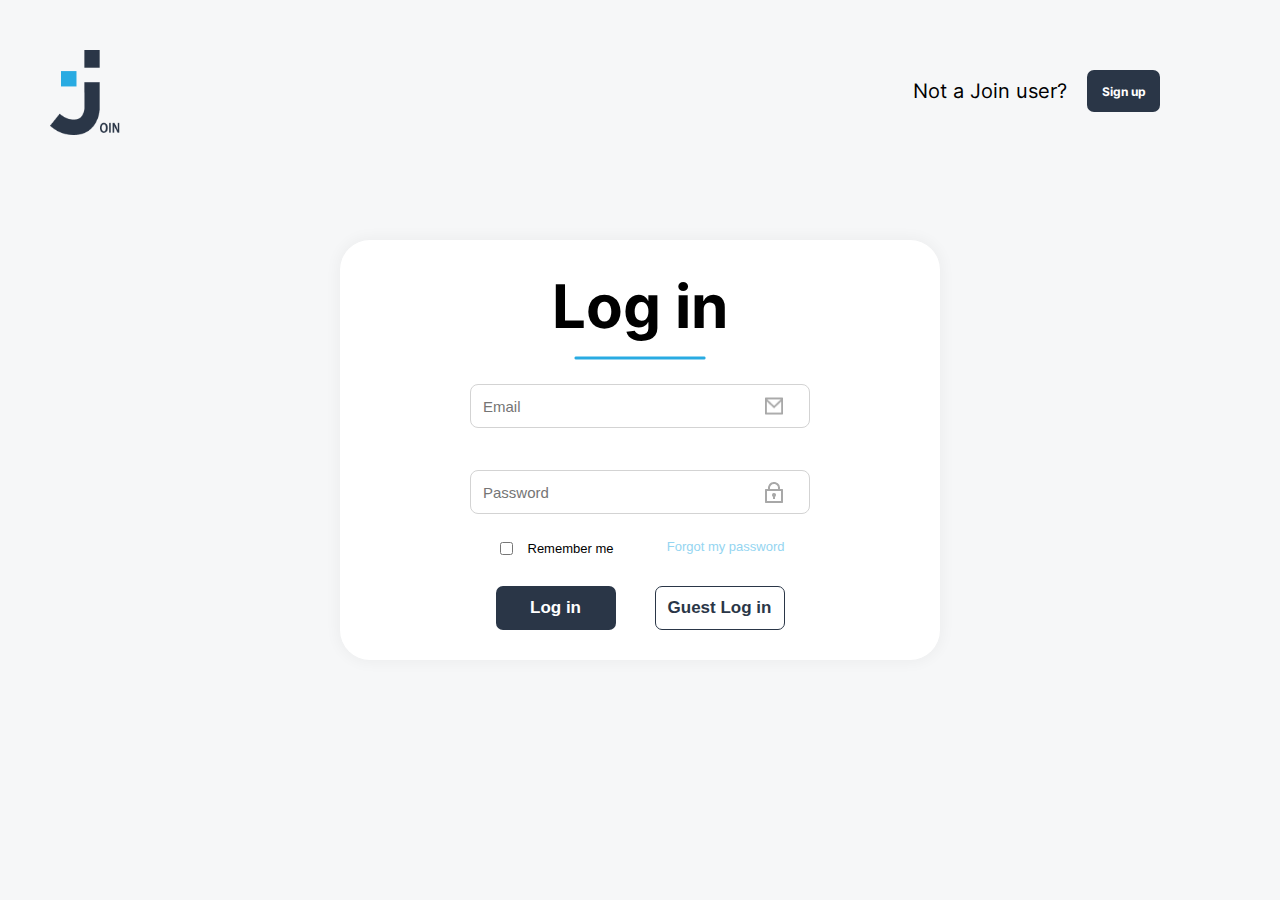
<file: index.html>
<!DOCTYPE html>
<html lang="en">

<head>
    <meta charset="UTF-8">
    <meta http-equiv="X-UA-Compatible" content="IE=edge">
    <meta name="viewport" content="width=device-width, initial-scale=1.0">
    <!-- Favicon -->
    <link rel="icon" type="image/x-icon" href="assets/img/logo-big.png">
    <!-- CSS Loaded on every page -->
    <link rel="stylesheet" href="font.css">
    <link rel="stylesheet" href="style.css">
    <!-- JS Loaded on every page -->
    <script src="mini_backend.js"></script>
    <script src="js/access.js"></script>
    <script src="js/nav_template.js"></script>
    <script src="js/header_template.js"></script>
    <script src="js/popup.js"></script>
    <script src="js/popup_template.js"></script>
    <script src="js/header_profile.js"></script>


    <link rel="stylesheet" href="log_in.css">
    <title>LogInToJoin</title>
</head>

<body onload="inits()">

    <div class="animationContainer">
        <div class="navPool">
            <img class="joinLogo" src="assets/img/logo-big2.png">
            <img class="joinLogo2" src="assets/img/logo-big.png">




            <div class="signContainer">
                <span class="signText">Not a Join user?</span>
                <a class="decoNone" href="sign_up.html">
                    <div class="signButton">Sign up</div>
                </a>
            </div>
        </div>


        <div class="logPool">


            <div class="logContainer">


                <form onsubmit="login(); return false;" class="logPool1 flex column w-100">
                    <div class="logo-and-underline flex column w-100">
                        <span class="logText">Log in</span>
                        <img class="underline" src="assets/img/underline.png">
                    </div>
                    <div class="input-and-check-and-btns flex column w-100">
                        <div class="inputs">
                            <div class="input-relative">
                                <input id="email" class="input" type="text" placeholder="Email" required>
                                <img class="input-icon vertically-center-absolute" src="assets/img/add-contact-email-icon.png">
                            </div>

                            <div class="input-relative">
                                <input id="password" class="input" type="password" placeholder="Password" oninput="showEye()" required>
                                <img class="vertically-center-absolute input-icon" id="lock" src="assets/img/login-password-icon.png">
                                <img src="assets/img/eye.png" id="eye" class="vertically-center-absolute input-icon lock pointer d-none" onclick="notShowPassword()">
                                <img src="assets/img/eye-crossed.png" id="eye-crossed" class="vertically-center-absolute input-icon pointer d-none" onclick="showPassword()">
                            </div>
                        </div>

                        <div id="indexError" class="indexError d-none">Password or Email incorrect</div>

                        <div class="check-and-btns flex column">
                            <div class="checkPool">

                                <div class="checkContainer">
                                    <input class="inputCheck" type="checkbox" placeholder="Password">
                                    <span class="checkText">Remember me</span>
                                </div>



                                <a class="forgotText" href="forgot_password.html">Forgot my password</a>

                            </div>

                            <div class="buttonContainer">
                                <button class="signButton1">Log in</button>
                                <a href="javascript:setGuestUser()"><button type="button"
                                        class="signButton2"><span>Guest Log in</span></button></a>
                            </div>
                        </div>
                    </div>
                </form>

            </div>






            <div class="signContainer2">
                <span class="signText">Not a Join user?</span>
                <a class="decoNone" href="sign_up.html">
                    <div class="signButton">Sign up</div>
                </a>
            </div>
        </div>
        <div class="msgBox" id="msgBox"></div>
    </div>






</body>

</html>
</file>
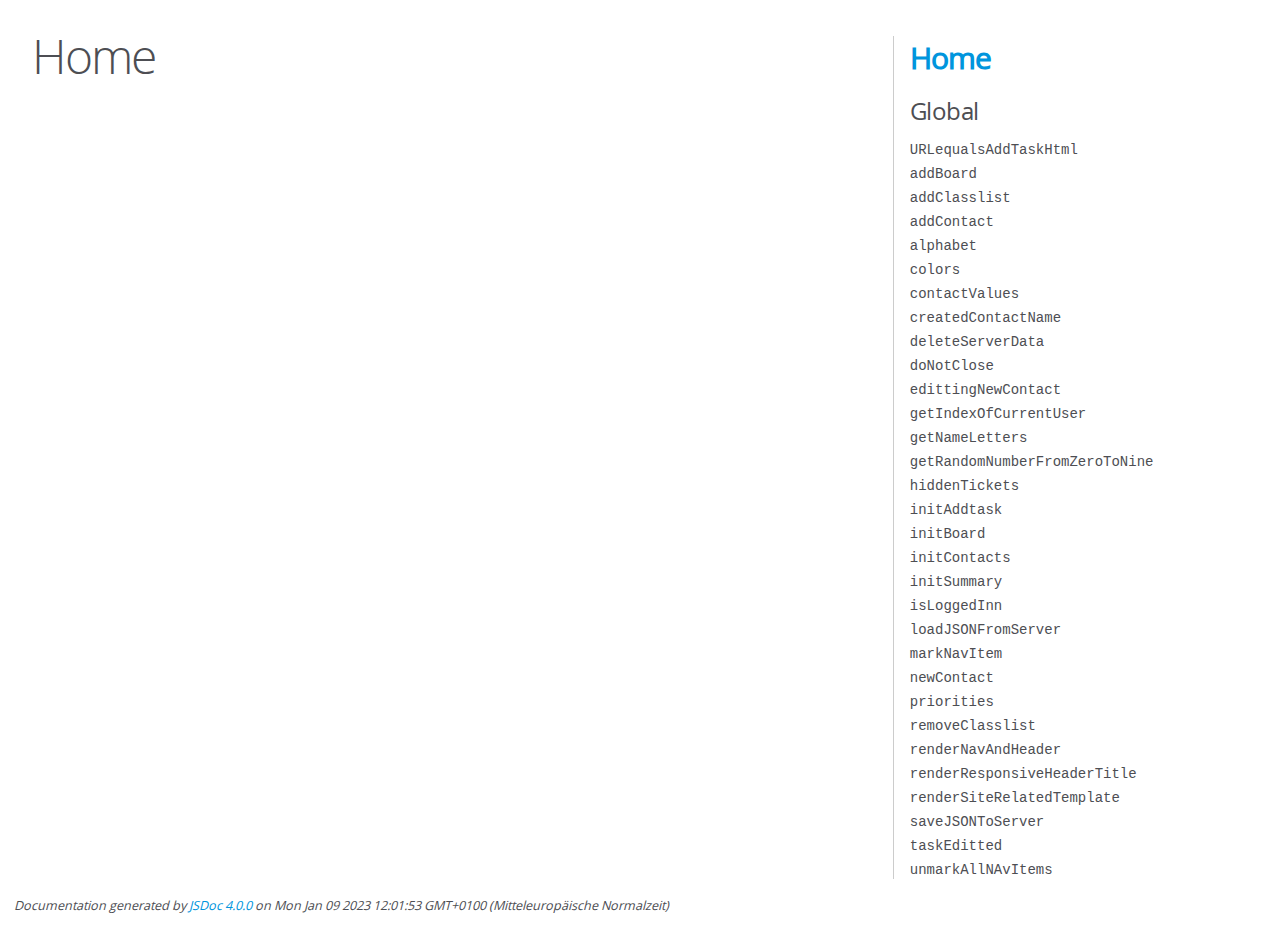
<file: out/index.html>
<!DOCTYPE html>
<html lang="en">
<head>
    <meta charset="utf-8">
    <title>JSDoc: Home</title>

    <script src="scripts/prettify/prettify.js"> </script>
    <script src="scripts/prettify/lang-css.js"> </script>
    <!--[if lt IE 9]>
      <script src="//html5shiv.googlecode.com/svn/trunk/html5.js"></script>
    <![endif]-->
    <link type="text/css" rel="stylesheet" href="styles/prettify-tomorrow.css">
    <link type="text/css" rel="stylesheet" href="styles/jsdoc-default.css">
</head>

<body>

<div id="main">

    <h1 class="page-title">Home</h1>

    



    


    <h3> </h3>










    









</div>

<nav>
    <h2><a href="index.html">Home</a></h2><h3>Global</h3><ul><li><a href="global.html#URLequalsAddTaskHtml">URLequalsAddTaskHtml</a></li><li><a href="global.html#addBoard">addBoard</a></li><li><a href="global.html#addClasslist">addClasslist</a></li><li><a href="global.html#addContact">addContact</a></li><li><a href="global.html#alphabet">alphabet</a></li><li><a href="global.html#colors">colors</a></li><li><a href="global.html#contactValues">contactValues</a></li><li><a href="global.html#createdContactName">createdContactName</a></li><li><a href="global.html#deleteServerData">deleteServerData</a></li><li><a href="global.html#doNotClose">doNotClose</a></li><li><a href="global.html#edittingNewContact">edittingNewContact</a></li><li><a href="global.html#getIndexOfCurrentUser">getIndexOfCurrentUser</a></li><li><a href="global.html#getNameLetters">getNameLetters</a></li><li><a href="global.html#getRandomNumberFromZeroToNine">getRandomNumberFromZeroToNine</a></li><li><a href="global.html#hiddenTickets">hiddenTickets</a></li><li><a href="global.html#initAddtask">initAddtask</a></li><li><a href="global.html#initBoard">initBoard</a></li><li><a href="global.html#initContacts">initContacts</a></li><li><a href="global.html#initSummary">initSummary</a></li><li><a href="global.html#isLoggedInn">isLoggedInn</a></li><li><a href="global.html#loadJSONFromServer">loadJSONFromServer</a></li><li><a href="global.html#markNavItem">markNavItem</a></li><li><a href="global.html#newContact">newContact</a></li><li><a href="global.html#priorities">priorities</a></li><li><a href="global.html#removeClasslist">removeClasslist</a></li><li><a href="global.html#renderNavAndHeader">renderNavAndHeader</a></li><li><a href="global.html#renderResponsiveHeaderTitle">renderResponsiveHeaderTitle</a></li><li><a href="global.html#renderSiteRelatedTemplate">renderSiteRelatedTemplate</a></li><li><a href="global.html#saveJSONToServer">saveJSONToServer</a></li><li><a href="global.html#taskEditted">taskEditted</a></li><li><a href="global.html#unmarkAllNAvItems">unmarkAllNAvItems</a></li></ul>
</nav>

<br class="clear">

<footer>
    Documentation generated by <a href="https://github.com/jsdoc/jsdoc">JSDoc 4.0.0</a> on Mon Jan 09 2023 12:01:53 GMT+0100 (Mitteleuropäische Normalzeit)
</footer>

<script> prettyPrint(); </script>
<script src="scripts/linenumber.js"> </script>
</body>
</html>
</file>
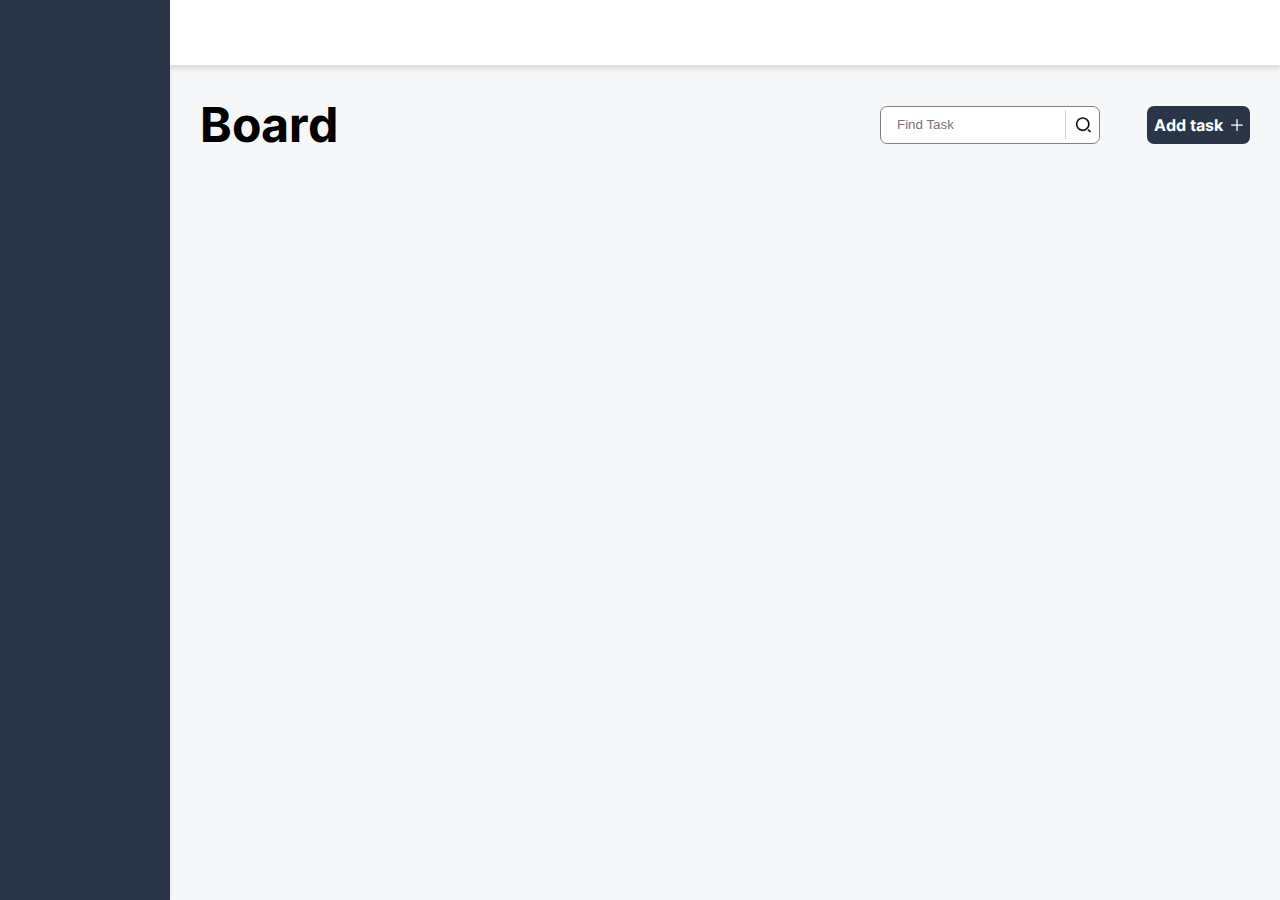
<file: board.html>
<!DOCTYPE html>
<html lang="en">
<head>
    <meta charset="UTF-8">
    <meta http-equiv="X-UA-Compatible" content="IE=edge">
    <meta name="viewport" content="width=device-width, initial-scale=1.0">
    <title>Board</title>
    <link rel="stylesheet" href="board.css">
    <link rel="stylesheet" href="add_task.css">
    <!-- Favicon -->
    <link rel="icon" type="image/x-icon" href="assets/img/logo-big.png">
    <!-- CSS Loaded on every page -->
    <link rel="stylesheet" href="font.css">
    <link rel="stylesheet" href="style.css">
    <link rel="stylesheet" href="board_responsive.css">
    <!-- JS Loaded on every page -->
    <script src="mini_backend.js"></script>
    <script src="js/header_profile.js"></script>
    <script src="script.js"></script>
    <script src="js/nav_template.js"></script>
    <script src="js/header_template.js"></script>
    <script src="js/popup.js"></script>
    <script src="js/popup_template.js"></script>
    <!-- JS needed here -->
    <script src="js/add_task.js"></script>
    <script src="js/add_task2.js"></script>
    <script src="js/add_task_template.js"></script>
    <script src="js/board.js"></script>
    <script src="js/board_template.js"></script>
    <script src="js/edit_task.js"></script>

   
</head>
<body onload="init()">
    <div class="top-page relative">
        <div class="page flex" id="page">
            <div class="nav flex column" id="nav"></div>
            <div class="popUp" id="popUp"></div>
            <div class="wrapper flex column relative" id="wrapper">
                <div class="header flex" id="header"></div>
                <div class="content-container relative" id="content-container">
                    <p class="header-title-resp cursor-d">Kanban Project Management Tool</p>
                    <div class="board-wrapper">
                        <div class="board-container flex column">
                            <div class="board-header flex">
                                <div class="board-header-left flex">
                                    <p class="bold">Board</p>
                                    <img class="board-header-addTask-button-resp cursor-p" onclick="openBoardAddtaskPopup(0)" src="assets/img/board-add-task-icon.png">
                                </div>
                                <div class="board-header-right flex">
                                    <div class="board-header-search-wrapper relative flex">
                                        <div class="board-header-search-container flex" id="board-header-search-container">
                                            <div class="board-header-search-input-container flex" id="board-header-search-input-container">
                                                <input class="board-header-search-input w-100 h-100" id="board-header-search-input" placeholder="Find Task" onblur="narrowInputField()" onfocus="widerInputField()" onkeyup="searchTasks()">
                                            </div>
                                            <img class="board-search-icon cursor-p" id="board-search-icon" src="assets/img/search-icon.png">
                                        </div>
                                        <div class="board-header-search-input-and-results-popup w-100 h-100 flex column d-none" id="board-header-search-input-and-results-popup">
                                            <input class="board-header-search-input-popup h-100 w-100" id="board-header-search-input-popup" type="text" placeholder="Find Task" onkeyup="taskFilter()" focus autofocus onclick="doNotClose(event)">
                                            <div class="board-header-search-results-popup absolute flex column d-none" id="board-header-search-results-popup"></div>
                                        </div>
                                    </div>
                                    <div class="board-header-addTask-button flex cursor-p" onclick="openBoardAddtaskPopup(0)">
                                        <p class="bold">Add task</p>
                                        <img class="board-white-plus-image" src="assets/img/board-add-task-icon.png">
                                    </div>
                                </div>
                            </div>
                            <div class="board-content flex" id="board-content"></div>
                        </div>
                    </div>
                </div>
            </div>
        </div>
    </div>
</body>
</html>
</file>
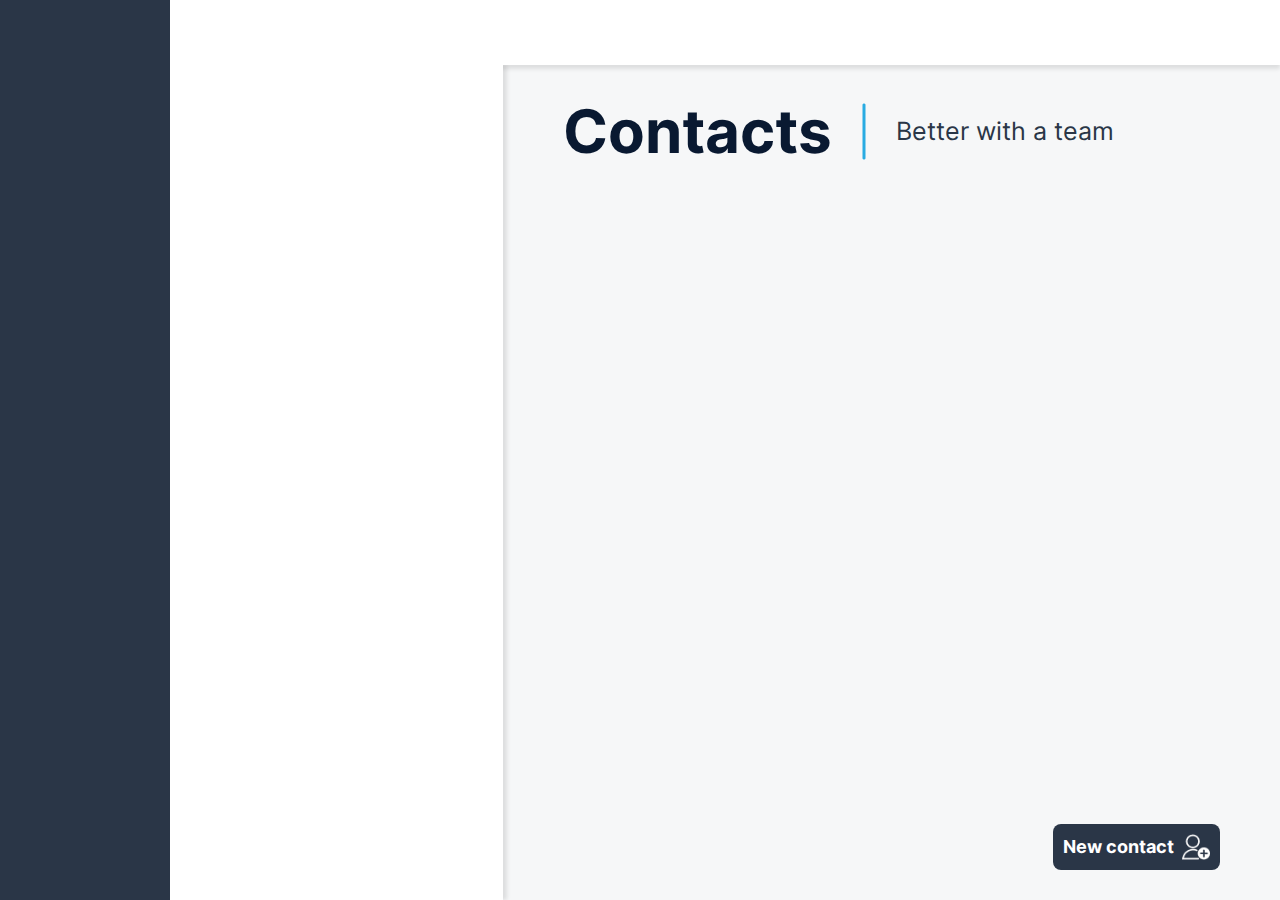
<file: contacts.html>
<!DOCTYPE html>
<html lang="en">
<head>
    <meta charset="UTF-8">
    <meta http-equiv="X-UA-Compatible" content="IE=edge">
    <meta name="viewport" content="width=device-width, initial-scale=1.0">
    <title>Contacts</title>
    <link rel="stylesheet" href="contacts.css">
    <link rel="stylesheet" href="contacts_responsive.css">
    <!-- Favicon -->
    <link rel="icon" type="image/x-icon" href="assets/img/logo-big.png">
    <!-- CSS Loaded on every page -->
    <link rel="stylesheet" href="font.css">
    <link rel="stylesheet" href="style.css">
    <!-- JS Loaded on every page -->
    <script src="mini_backend.js"></script>
    <script src="js/header_profile.js"></script>
    <script src="script.js"></script>
    <script src="js/nav_template.js"></script>
    <script src="js/header_template.js"></script>
    <script src="js/popup.js"></script>
    <script src="js/popup_template.js"></script>
    <script src="js/contacts.js"></script>
    <script src="js/contacts_template.js"></script>
    <!-- FOR THE CONTACT INFO ADDTASK POPUP -->
    <link rel="stylesheet" href="add_task.css">
    <link rel="stylesheet" href="board.css">
    <link rel="stylesheet" href="board_responsive.css">
    <script src="js/add_task.js"></script>
    <script src="js/add_task2.js"></script>
    <script src="js/add_task_template.js"></script>
    <script src="js/edit_task.js"></script>
    
</head>
<body onload="init()">
    <div class="top-page relative">
        <div class="page flex" id="page">
            <div class="nav flex column" id="nav"></div>
            <div class="popUp" id="popUp"></div>
            <div class="wrapper flex column relative" id="wrapper">
                <div class="header flex" id="header"></div>
                <div class="content-container relative" id="content-container">
                    <div class="contacts-wrapper flex w-100 h-100">
                        <div class="contacts-list-wrapper flex column">
                            <div class="contacts-list-btn-resp-container fixed w-100">
                                <div class="contacts-list-btn-resp contacts-info-btn cursor-p flex" onclick="openContactsNewContactPopup()">
                                    <p>New contact</p>
                                    <img src="assets/img/new-contacts-icon.png">
                                </div>
                            </div>
                            <div class="contacts-list-overflow-container">
                                <div class="contacts-list flex column w-100" id="contacts-list"></div>
                            </div>
                        </div>
                        <div class="contacts-info-wrapper w-100 relative">
                            <div class="contacts-info-container w-100 h-100 flex column">
                                <div class="contacts-info-headline w-100 flex">
                                    <p class="contacts-info-headline-big">Contacts</p>
                                    <img src="assets/img/verticalLine.png">
                                    <p class="contacts-info-headline-smaller">Better with a team</p>
                                </div>
                                <div class="contacts-info-popup-container" id="contacts-info-popup-container"></div>
                                <div class="contacts-info-btn-container flex w-100">
                                    <div class="contacts-info-btn cursor-p flex" onclick="openContactsNewContactPopup()">
                                        <p>New contact</p>
                                        <img src="assets/img/new-contacts-icon.png">
                                    </div>
                                </div>
                            </div>
                        </div>
                    </div>
                    <div class="popUp-responsive" id="popUp-responsive"></div>
                </div>
            </div>
        </div>
    </div>
</body>
</html>
</file>
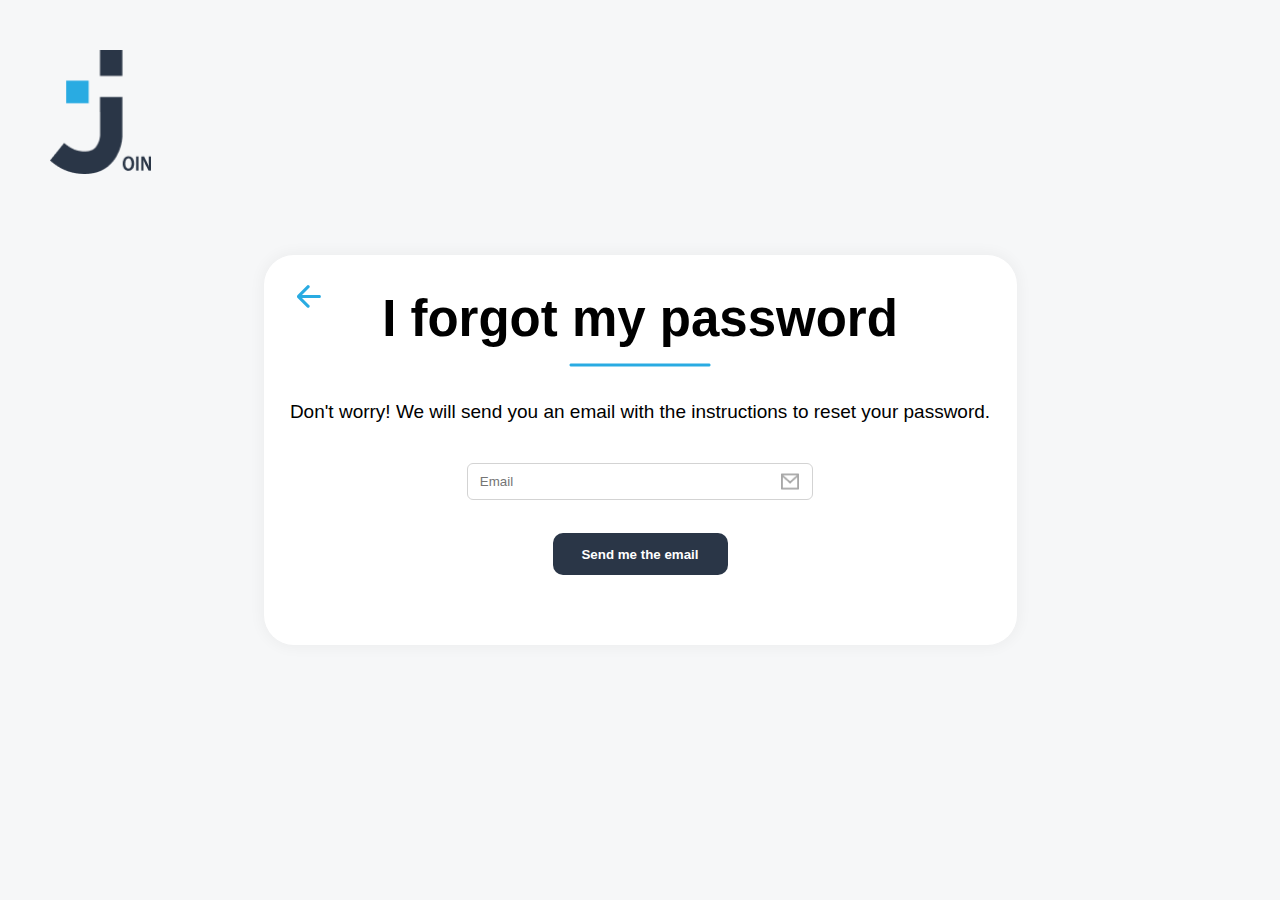
<file: forgot_password.html>
<!DOCTYPE html>
<html lang="en">

<head>
    <meta charset="UTF-8">
    <meta http-equiv="X-UA-Compatible" content="IE=edge">
    <meta name="viewport" content="width=device-width, initial-scale=1.0">
    <!-- Favicon -->
    <link rel="icon" type="image/x-icon" href="assets/img/logo-big.png">
    <!-- CSS Loaded on every page -->
    <link rel="stylesheet" href="font.css">
    <link rel="stylesheet" href="style.css">
    <!-- JS Loaded on every page -->
    <script src="mini_backend.js"></script>
    <script src="js/header_template.js"></script>
    <script src="js/popup.js"></script>
    <script src="js/popup_template.js"></script>
    <script src="js/access.js"></script>
    <link rel="stylesheet" href="forgot_password.css">
    <title>Restore Pasword</title>
</head>

<body onload="inits()">

    <a href="index.html">
        <img class="joinLogo" src="assets/img/logo-big2.png">
    </a>


    <div class="logPool">

        <!----action="https://gruppe-348.developerakademie.net/join/send_mail.php"-->

        <form onsubmit="onSubmit(event);" class="logContainer" id="myform" method="post">
            <a href="index.html"><img class="arrow" src="assets/img/arrowBlue.png"></a>
            <a href="index.html"><img class="arrowBack hidden" src="assets/img/back-arraw.png"></a>
            <span class="forgotText">I forgot my password</span>
            <img class="underline" src="assets/img/underline.png">
            <span class="forgotDescription">Don't worry! We will send you an email with the
                instructions to reset your password.</span>
            <div class="input-relative">
                <input id="forgotEmail" name="email" class="input" type="email" placeholder="Email" required>
                <img class="vertically-center-absolute input-icon" src="assets/img/add-contact-email-icon.png">
            </div>
            <div id="forgotError" class="forgotError d-none">Email doesn't exist</div>
            <div>
                <a class="decoNone" href="/#"> <button type="submit" class="signButton">Send me the email</button></a>
            </div>
        </form>

        <div id="forgotPopup" class="absolute-centered forgotPopup forgotAnimation d-none">
            <div>
                <img class="forgotSend" src="assets/img/forgotSend.png">
                <img class="forgotCheck" src="assets/img/forgotCheck.png">
            </div>
            <span>An E-Mail has been sent to you</span>
        </div>
    </div>


</body>

</html>
</file>
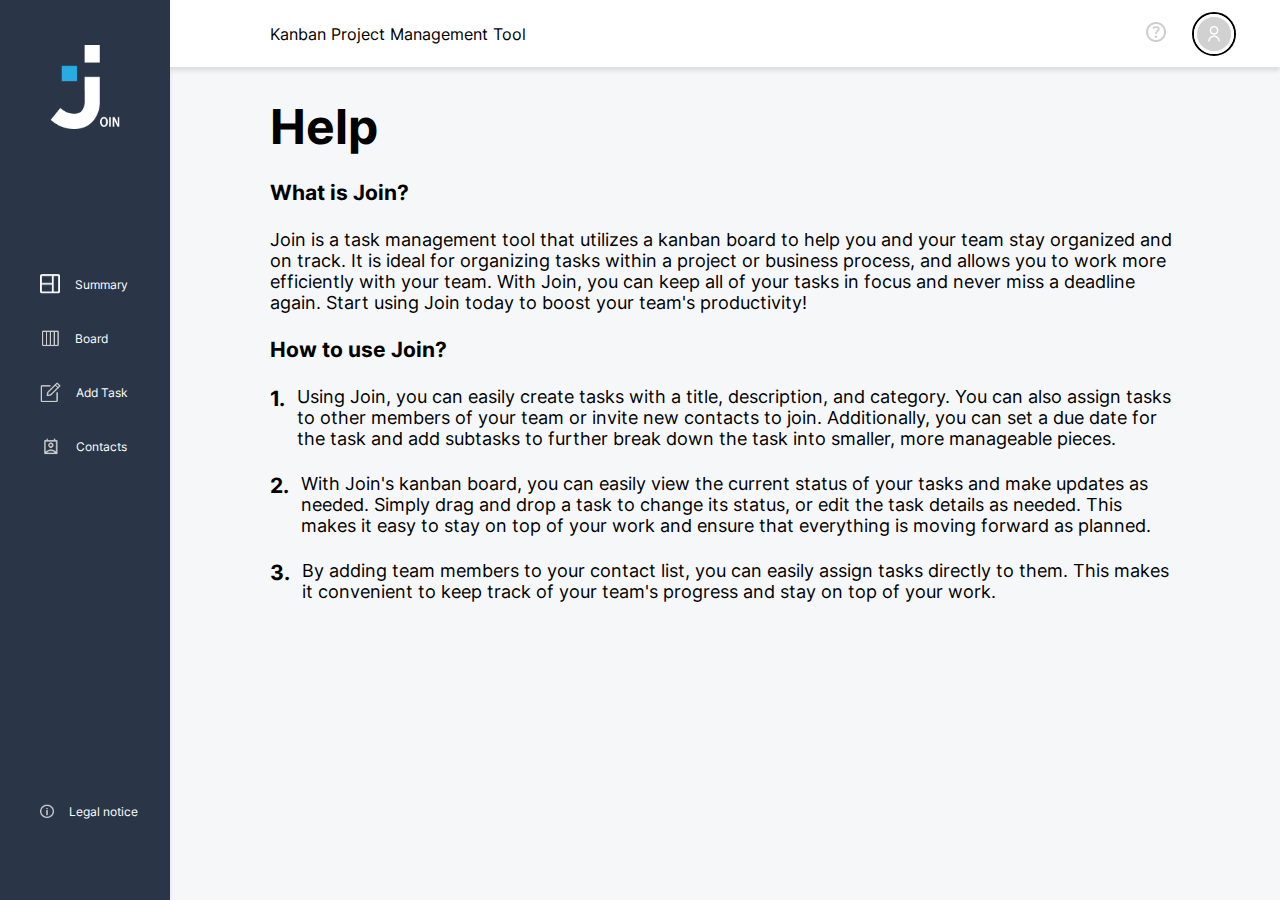
<file: help.html>
<!DOCTYPE html>
<html lang="en">
<head>
    <meta charset="UTF-8">
    <meta http-equiv="X-UA-Compatible" content="IE=edge">
    <meta name="viewport" content="width=device-width, initial-scale=1.0">
    <title>Board</title>
    <link rel="stylesheet" href="help.css">
    <!-- Favicon -->
    <link rel="icon" type="image/x-icon" href="assets/img/logo-big.png">
    <!-- CSS Loaded on every page -->
    <link rel="stylesheet" href="font.css">
    <link rel="stylesheet" href="style.css">
    <link rel="stylesheet" href="legal_notice.css">
    <!-- JS Loaded on every page -->
    <script src="mini_backend.js"></script>
    <script src="js/header_profile.js"></script>
    <script src="script.js"></script>
    <script src="js/nav_template.js"></script>
    <script src="js/header_template.js"></script>
    <script src="js/popup.js"></script>
    <script src="js/popup_template.js"></script>
    
</head>
<body onload="renderNav();renderHeader();renderPopups()">
    <div class="top-page relative">
        <div class="page flex relative" id="page">
            <div class="nav flex column" id="nav"></div>
            <div class="wrapper flex column relative" id="wrapper">
                <div class="popUp" id="popUp"></div>
                <div class="header flex" id="header"></div>
                <div class="content-container" id="content-container">
                    <div class="help-wrapper">
                        <div class="help-inner-wrapper w-100 h-100">
                            <h1>Help</h1>
                            <div class="first-section flex column">
                                <h3 class="subtitles">What is Join?</h3>
                                <p>
                                    Join is a task management tool that utilizes a kanban board to help you and your team stay organized and on track. 
                                    It is ideal for organizing tasks within a project or business process, and allows you to work more efficiently with your team. 
                                    With Join, you can keep all of your tasks in focus and never miss a deadline again. 
                                    Start using Join today to boost your team's productivity!
                                </p>
                            </div>
                            <div class="second-section flex column">
                                <h3 class="subtitles">How to use Join?</h3>
                                <div class="description-steps flex">
                                    <h3>1. </h3>
                                    <p>
                                        Using Join, you can easily create tasks with a title, description, and category. 
                                        You can also assign tasks to other members of your team or invite new contacts to join. 
                                        Additionally, you can set a due date for the task and add subtasks to further break down the task into smaller, more manageable pieces.
                                    </p>
                                </div>
                                <div class="description-steps flex">
                                    <h3>2.</h3>
                                    <p>
                                        With Join's kanban board, you can easily view the current status of your tasks and make updates as needed. 
                                        Simply drag and drop a task to change its status, or edit the task details as needed. 
                                        This makes it easy to stay on top of your work and ensure that everything is moving forward as planned.
                                    </p>
                                </div>
                                <div class="description-steps flex">
                                    <h3>3.</h3>
                                    <p>
                                        By adding team members to your contact list, you can easily assign tasks directly to them. 
                                        This makes it convenient to keep track of your team's progress and stay on top of your work.</p>
                                </div>
                            </div>
                        </div>
                    </div>
                </div>
            </div>
        </div>
    </div>
</body>
</html>
</file>
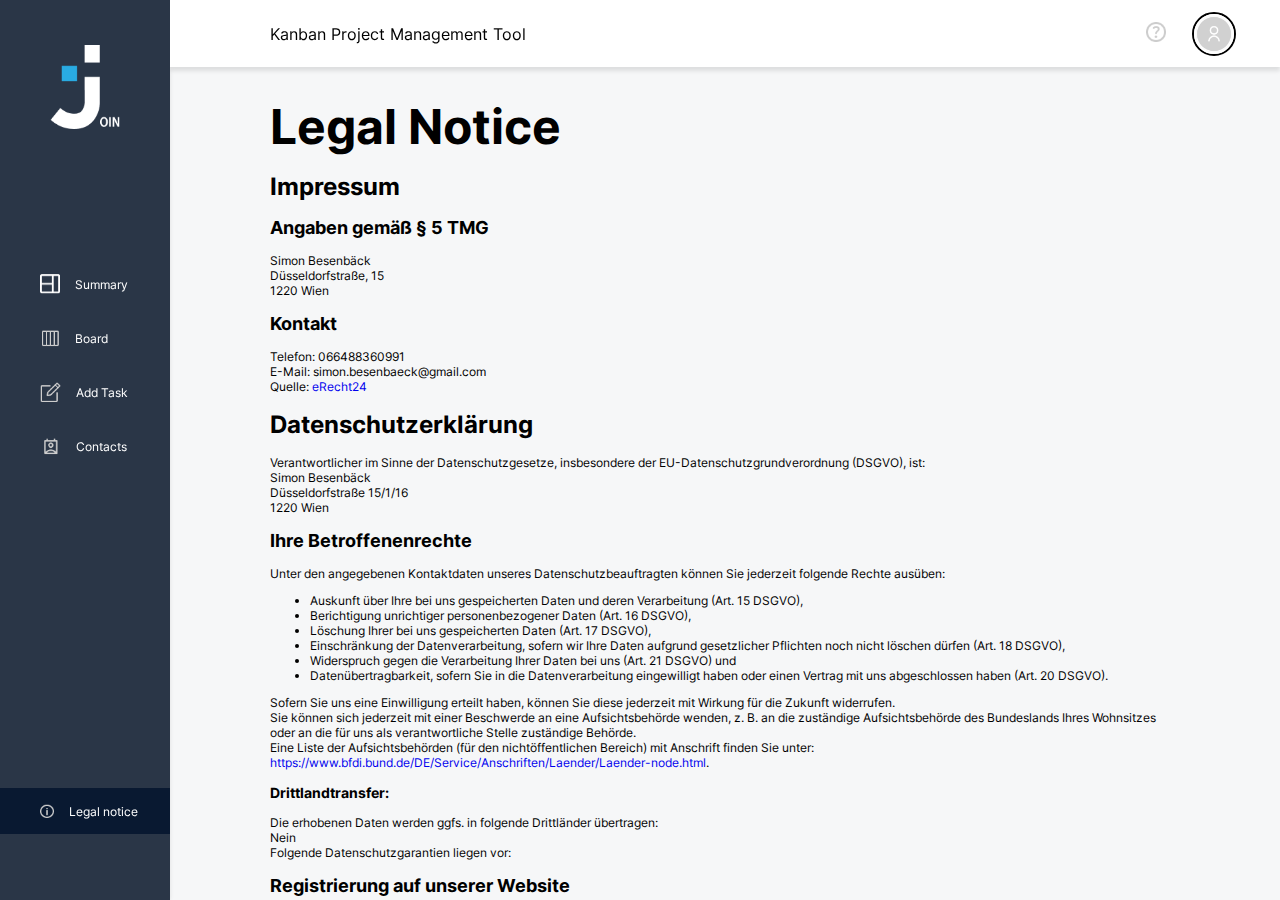
<file: legal_notice.html>
<!DOCTYPE html>
<html lang="en">
<head>
    <meta charset="UTF-8">
    <meta http-equiv="X-UA-Compatible" content="IE=edge">
    <meta name="viewport" content="width=device-width, initial-scale=1.0">
    <title>Legal notice</title>
    <link rel="stylesheet" href="legal_notice.css">
    <!-- Favicon -->
    <link rel="icon" type="image/x-icon" href="assets/img/logo-big.png">
    <!-- CSS Loaded on every page -->
    <link rel="stylesheet" href="font.css">
    <link rel="stylesheet" href="style.css">
    <!-- JS Loaded on every page -->
    <script src="mini_backend.js"></script>
    <script src="js/header_profile.js"></script>
    <script src="script.js"></script>
    <script src="js/nav_template.js"></script>
    <script src="js/header_template.js"></script>
    <script src="js/popup.js"></script>
    <script src="js/popup_template.js"></script>
    
</head>
<body onload="renderNav();renderHeader();renderPopups(); renderSiteRelatedTemplate()">
    <div class="top-page relative">
        <div class="page flex relative" id="page">
            <div class="nav flex column" id="nav"></div>
            <div class="wrapper flex column relative" id="wrapper">
                <div class="popUp" id="popUp"></div>
                <div class="header flex" id="header"></div>
                <div class="content-container" id="content-container">
                    <div class="help-wrapper">
                        <h1 class="help-title">Legal Notice</h1>
                        <h1>Impressum</h1>
                        <h2>Angaben gemäß § 5 TMG</h2>
                        <p>Simon Besenbäck<br />
                        Düsseldorfstraße, 15<br />
                        1220 Wien</p>
                        <h2>Kontakt</h2>
                        <p>Telefon: 066488360991<br />
                        E-Mail: simon.besenbaeck@gmail.com</p>
                        <p>Quelle: <a href="https://www.e-recht24.de">eRecht24</a></p>

                        <h1>Datenschutzerklärung</h1>
                        <p>Verantwortlicher im Sinne der Datenschutzgesetze, insbesondere der EU-Datenschutzgrundverordnung (DSGVO), ist:</p>
                        <p>Simon Besenbäck
                        <br>Düsseldorfstraße 15/1/16
                        <br>1220 Wien</p>
                        <h2>Ihre Betroffenenrechte</h2>
                        <p>Unter den angegebenen Kontaktdaten unseres Datenschutzbeauftragten können Sie jederzeit folgende Rechte ausüben:</p>
                        <ul>
                        <li>Auskunft über Ihre bei uns gespeicherten Daten und deren Verarbeitung (Art. 15 DSGVO),</li>
                        <li>Berichtigung unrichtiger personenbezogener Daten (Art. 16 DSGVO),</li>
                        <li>Löschung Ihrer bei uns gespeicherten Daten (Art. 17 DSGVO),</li>
                        <li>Einschränkung der Datenverarbeitung, sofern wir Ihre Daten aufgrund gesetzlicher Pflichten noch nicht löschen dürfen (Art. 18 DSGVO),</li>
                        <li>Widerspruch gegen die Verarbeitung Ihrer Daten bei uns (Art. 21 DSGVO) und</li>
                        <li>Datenübertragbarkeit, sofern Sie in die Datenverarbeitung eingewilligt haben oder einen Vertrag mit uns abgeschlossen haben (Art. 20 DSGVO).</li>
                        </ul>
                        <p>Sofern Sie uns eine Einwilligung erteilt haben, können Sie diese jederzeit mit Wirkung für die Zukunft widerrufen.</p>
                        <p>Sie können sich jederzeit mit einer Beschwerde an eine Aufsichtsbehörde wenden, z. B. an die zuständige Aufsichtsbehörde des Bundeslands Ihres Wohnsitzes oder an die für uns als verantwortliche Stelle zuständige Behörde.</p>
                        <p>Eine Liste der Aufsichtsbehörden (für den nichtöffentlichen Bereich) mit Anschrift finden Sie unter: 
                            <a class="help-links" href="https://www.bfdi.bund.de/DE/Service/Anschriften/Laender/Laender-node.html" target="_blank" rel="noopener nofollow">https://www.bfdi.bund.de/DE/Service/Anschriften/Laender/Laender-node.html</a>.</p>
                        <p></p><h3>Drittlandtransfer:</h3>
                        <p>Die erhobenen Daten werden ggfs. in folgende Drittländer übertragen: </p>
                        <p>Nein</p>
                        <p>Folgende Datenschutzgarantien liegen vor: </p>
                        <p></p><h2>Registrierung auf unserer Website</h2>
                        <h3>Art und Zweck der Verarbeitung:</h3>
                        <p>Für die Registrierung auf unserer Website benötigen wir einige personenbezogene Daten, die über eine Eingabemaske an uns übermittelt werden. </p>
                        <p>Zum Zeitpunkt der Registrierung werden zusätzlich folgende Daten erhoben:</p>
                        <p>keine</p>
                        <p>Ihre Registrierung ist für das Bereithalten bestimmter Inhalte und Leistungen auf unserer Website erforderlich.</p>
                        <h3>Rechtsgrundlage:</h3>
                        <p>Die Verarbeitung der bei der Registrierung eingegebenen Daten erfolgt auf Grundlage einer Einwilligung des Nutzers (Art. 6 Abs. 1 lit. a DSGVO).</p>
                        <h3>Empfänger:</h3>
                        <p>Empfänger der Daten sind ggf. technische Dienstleister, die für den Betrieb und die Wartung unserer Website als Auftragsverarbeiter tätig werden.</p>
                        <p></p><h3>Drittlandtransfer:</h3>
                        <p>Die erhobenen Daten werden ggfs. in folgende Drittländer übertragen: </p>
                        <p>nein</p>
                        <p>Folgende Datenschutzgarantien liegen vor: </p>
                        <p></p><h3>Speicherdauer:</h3>
                        <p>Daten werden in diesem Zusammenhang nur verarbeitet, solange die entsprechende Einwilligung vorliegt. </p>
                        <h3>Bereitstellung vorgeschrieben oder erforderlich:</h3>
                        <p>Die Bereitstellung Ihrer personenbezogenen Daten erfolgt freiwillig, allein auf Basis Ihrer Einwilligung. Ohne die Bereitstellung Ihrer personenbezogenen Daten können wir Ihnen keinen Zugang auf unsere angebotenen Inhalte gewähren. </p>
                        <p></p><hr>
                        <h2>Information über Ihr Widerspruchsrecht nach Art. 21 DSGVO</h2>
                        <h3>Einzelfallbezogenes Widerspruchsrecht</h3>
                        <p>Sie haben das Recht, aus Gründen, die sich aus Ihrer besonderen Situation ergeben, jederzeit gegen die Verarbeitung Sie betreffender personenbezogener Daten, die aufgrund Art. 6 Abs. 1 lit. f DSGVO (Datenverarbeitung auf der Grundlage einer Interessenabwägung) erfolgt, Widerspruch einzulegen; dies gilt auch für ein auf diese Bestimmung gestütztes Profiling im Sinne von Art. 4 Nr. 4 DSGVO.</p>
                        <p>Legen Sie Widerspruch ein, werden wir Ihre personenbezogenen Daten nicht mehr verarbeiten, es sei denn, wir können zwingende schutzwürdige Gründe für die Verarbeitung nachweisen, die Ihre Interessen, Rechte und Freiheiten überwiegen, oder die Verarbeitung dient der Geltendmachung, Ausübung oder Verteidigung von Rechtsansprüchen.</p>
                        <h3>Empfänger eines Widerspruchs</h3>
                        <p>Simon Besenbäck
                        <br>Düsseldorfstraße 15/1/16
                        <br>1220 Wien</p>
                        <hr>
                        <h2>Änderung unserer Datenschutzbestimmungen</h2>
                        <p>Wir behalten uns vor, diese Datenschutzerklärung anzupassen, damit sie stets den aktuellen rechtlichen Anforderungen entspricht oder um Änderungen unserer Leistungen in der Datenschutzerklärung umzusetzen, z.B. bei der Einführung neuer Services. Für Ihren erneuten Besuch gilt dann die neue Datenschutzerklärung.</p>
                        <h2>Fragen an den Datenschutzbeauftragten</h2>
                        <p>Wenn Sie Fragen zum Datenschutz haben, schreiben Sie uns bitte eine E-Mail oder wenden Sie sich direkt an die für den Datenschutz verantwortliche Person in unserer Organisation:</p>
                        <p>Nein</p>
                        <p><em>Die Datenschutzerklärung wurde mithilfe der activeMind AG erstellt, den Experten für <a href="https://www.activemind.de/datenschutz/datenschutzbeauftragter/" target="_blank" rel="noopener">externe Datenschutzbeauftragte</a> (Version #2020-09-30).</em></p>
                    </div>
                </div>
            </div>
        </div>
    </div>
</body>
</html>
</file>
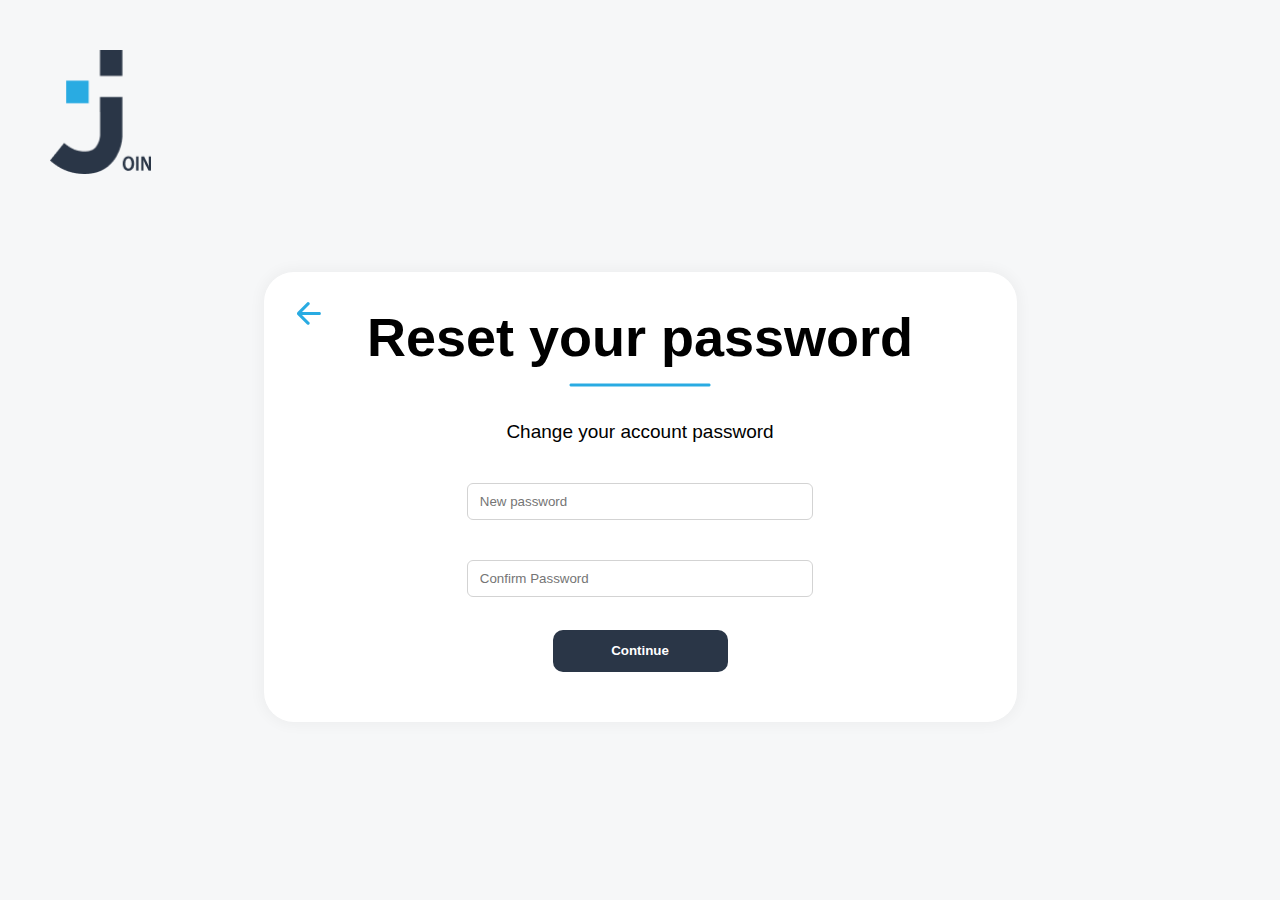
<file: reset_password.html>
<!DOCTYPE html>
<html lang="en">

<head>
    <meta charset="UTF-8">
    <meta http-equiv="X-UA-Compatible" content="IE=edge">
    <meta name="viewport" content="width=device-width, initial-scale=1.0">
    <!-- Favicon -->
    <link rel="icon" type="image/x-icon" href="assets/img/logo-big.png">
    <!-- CSS Loaded on every page -->
    <link rel="stylesheet" href="font.css">
    <link rel="stylesheet" href="style.css">
    <!-- JS Loaded on every page -->
    <script src="mini_backend.js"></script>
    <script src="js/header_template.js"></script>
    <script src="js/popup.js"></script>
    <script src="js/popup_template.js"></script>
    <script src="js/access.js"></script>


    <link rel="stylesheet" href="reset_password.css">

    <title>Reset your password</title>
</head>

<body onload="load(); inits();">

    <a href="index.html">
        <img class="joinLogo" src="assets/img/logo-big2.png">
    </a>

    <div class="logPool">

        <form onsubmit=" return preventRefresh(); popupResetPassword();" id="myform" class="logContainer">

            <a href="index.html"><img class="arrow" src="assets/img/arrowBlue.png"></a>
            <a href="index.html"><img class="arrowBack hidden" src="assets/img/back-arraw.png"></a>

            <span class="resetText">Reset your password</span>
            <img class="underline" src="assets/img/underline.png">

            <span class="forgotDescription">Change your account password</span>

            <input class="input" type="password" id="newPassword" placeholder="New password" required>
            <input class="input" type="password" id="confirmPassword" placeholder="Confirm Password" required>

            <div id="resetError" class="resetError d-none">Make sure the second password matches the first</div>
            <div id="resetErrorEmail" class="resetError d-none">Email address not found in database!</div>

            <div>
                <button id="signButton" class="signButton">Continue</button>
            </div>

        </form>

        <div id="resetPopup" class="absolute-centered resetPopup popupAnimation d-none">
            <div>
                <img class="forgotSend" src="assets/img/forgotSend.png">
                <img class="forgotCheck" src="assets/img/forgotCheck.png">
            </div>
            <span>You reset your password</span>
        </div>

    </div>

</body>

</html>
</file>
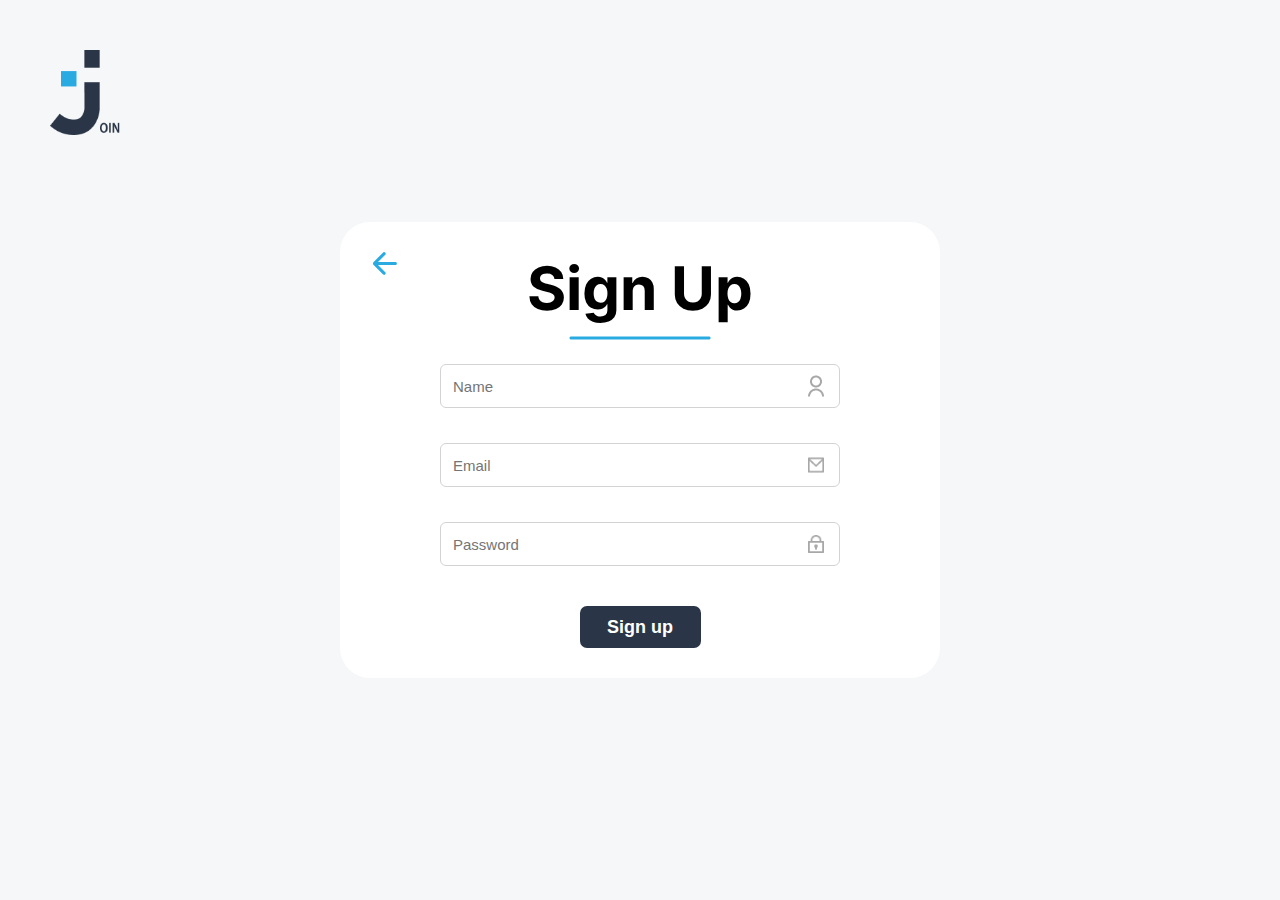
<file: sign_up.html>
<!DOCTYPE html>
<html lang="en">

<head>
    <meta charset="UTF-8">
    <meta http-equiv="X-UA-Compatible" content="IE=edge">
    <meta name="viewport" content="width=device-width, initial-scale=1.0">
    <!-- Favicon -->
    <link rel="icon" type="image/x-icon" href="assets/img/logo-big.png">
    <!-- CSS Loaded on every page -->
    <link rel="stylesheet" href="font.css">
    <link rel="stylesheet" href="style.css">
    <!-- JS Loaded on every page -->
    <script src="mini_backend.js"></script>
    <script src="js/access.js"></script>
    <script src="js/header_template.js"></script>
    <script src="js/popup.js"></script>
    <script src="js/popup_template.js"></script>

    <link rel="stylesheet" href="sign_up.css">
    <title>Sign Up</title>
</head>

<body onload="inits()">

    <img class="joinLogo" src="assets/img/logo-big2.png">


    <div class="logPool">



        <form onsubmit="addUser(); return false;" class="logContainer">
            <div class="header-signup">
                <a href="index.html"><img class="arrow" src="assets/img/arrowBlue.png"></a>
                <a href="index.html"><img class="arrowBack hidden" src="assets/img/back-arraw.png"></a>

                <div class="title flex column w-100">
                    <span class="logText">Sign Up</span>
                    <img class="underline" src="assets/img/underline.png">
                </div>
            </div>

            <div class="inputs-and-btn flex column w-100">
                <div class="inputs flex column">
                    <div class="input-relative w-100">
                        <input required id="username" class="input" type="text" placeholder="Name">
                        <img class="input-icon vertically-center-absolute" src="assets/img/add-contact-name-icon.png">
                    </div>
                    <span id="name-error" class="error d-none">Please enter your name and surname!</span>

                    <div class="input-relative w-100">
                        <input required id="email" class="input" type="email" placeholder="Email">
                        <img class="input-icon vertically-center-absolute" src="assets/img/add-contact-email-icon.png">
                    </div>

                    <div class="input-relative w-100">
                        <input id="password" class="input" type="password" placeholder="Password" oninput="showEye()" required>
                        <img class="vertically-center-absolute input-icon" id="lock" src="assets/img/login-password-icon.png">
                        <img src="assets/img/eye.png" id="eye" class="vertically-center-absolute input-icon lock pointer d-none" onclick="notShowPassword()">
                        <img src="assets/img/eye-crossed.png" id="eye-crossed" class="vertically-center-absolute input-icon pointer d-none" onclick="showPassword()">
                    </div>
                </div>

                <div>
                    <a class="decoNone" href="/#"><button class="signButton">Sign up</button></a>

                </div>
            </div>

        </form>

    </div>

</body>

</html>
</file>
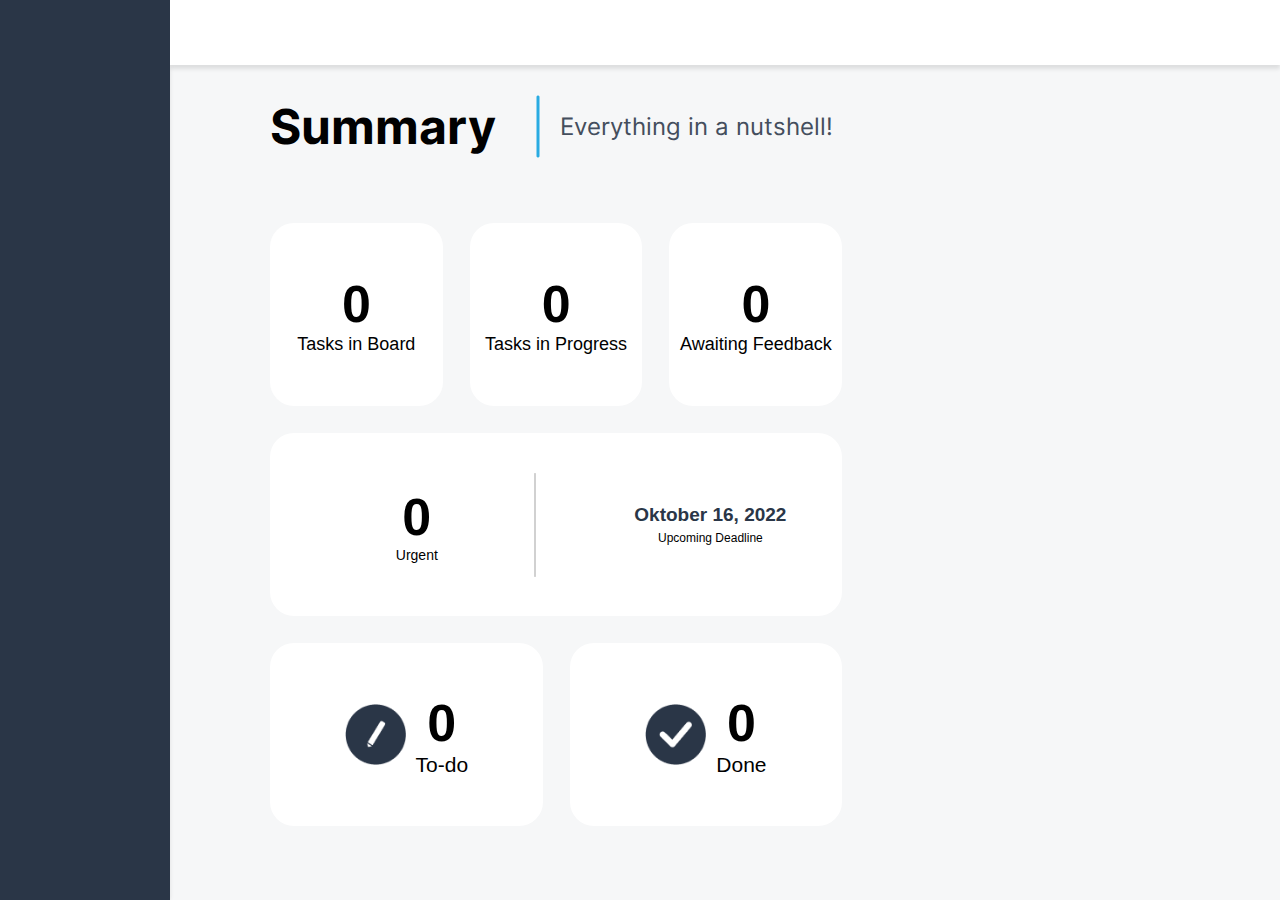
<file: summary.html>
<!DOCTYPE html>
<html lang="en">
<head>
    <meta charset="UTF-8">
    <meta http-equiv="X-UA-Compatible" content="IE=edge">
    <meta name="viewport" content="width=device-width, initial-scale=1.0">
    <title>Summary</title>
    <link rel="stylesheet" href="summary.css">
    <!-- Favicon -->
    <link rel="icon" type="image/x-icon" href="assets/img/logo-big.png">
    <!-- CSS Loaded on every page -->
    <link rel="stylesheet" href="font.css">
    <link rel="stylesheet" href="style.css">
    <!-- JS Loaded on every page -->
    <script src="mini_backend.js"></script>
    <script src="js/nav_template.js"></script>
    <script src="js/header_template.js"></script>
    <script src="js/add_task.js"></script>
    <script src="js/add_task2.js"></script>
    <script src="js/header_profile.js"></script>
    <script src="script.js"></script>
    <script src="js/board.js"></script>
    <!-- <script src="js/access.js"></script> -->
    <script src="js/popup.js"></script>
    <script src="js/popup_template.js"></script>
    <script src="js/summary.js"></script>
    
    
    <!---isLoggedInn();--->

</head>
<body onload="init()">
    <div class="page flex relative" id="page">
        <div class="nav flex column" id="nav"></div>
        <div class="wrapper flex column relative" id="wrapper">
            <div class="popUp" id="popUp"></div>
            <div class="header flex" id="header"></div>
            <div class="content-container" id="content-container">
                <p class="header-title-resp cursor-d">Kanban Project Management Tool</p>
                <div class="animationContainer w-100">

                    

                    <div class="summary-pool w-100 h-100 flex column">
                        <div class="header-summary w-100">
                            <span class="header-text1">Summary</span>
                            <img class="verticalLine" src="assets/img/verticalLine.png">
                            <span class="header-text2">Everything in a nutshell!</span>
                            <img class="linehorizontal" src="assets/img/linehorizontal.png">
                        </div>
                        <div class="pool-info-container w-100 h-100 flex">
                            <div class="pool-infos flex column">
                                <div class="task-info-container w-100 flex">
                                    <a href="board.html" onclick="isLoggedInn()" class="task_info_box1 w-100 h-100"><span class="task-info-text"><span id="task-count1" class="task-info-count">0</span> Tasks in Board</span></a>
                                    <a href="board.html" onclick="isLoggedInn()" class="task_info_box2 w-100 h-100"><span class="task-info-text"><span id="task-count2" class="task-info-count">0</span> Tasks in Progress</span></a>
                                    <a href="board.html" onclick="isLoggedInn()" class="task_info_box3 w-100 h-100"><span class="task-info-text"><span id="task-count3" class="task-info-count">0</span> Awaiting Feedback</span></a>
                                </div>
                                <div class="flex">
                                    <a href="board.html" class="priority-pool w-100 flex">     
                                        <div class="priority-container h-100">
                                            <div><div id="priorities-radius" class="priorities-radius"><img id="priority-Icon" class="priority-Icon" src="assets/img/orange.png"></div></div> 
                                            <div class="priority-text-pool"><span id="priority-count" class="priority-count">0</span> <span id="priority-text" class="priority-text">Urgent</span></div>
                                        </div>
                                        <img class="verticalLineGrey" src="assets/img/verticalLineGrey.png">
                                        <div class="date-container h-100">
                                            <span id="date" class="date">Oktober 16, 2022</span>
                                            <span class="deadline">Upcoming Deadline</span>
                                        </div>
                                    </a>
                                </div>
                                <div class="doAndDone flex w-100">
                                    <a href="board.html" class="toDo flex w-100 h-100">
                                        <img class="toDoImage" src="assets/img/summary-pencil-icon.png">
                                        <span class="to-do-text"><span id="task-info-count" class="task-info-count">0</span>To-do</span>
                                    </a>
                                    <a href="board.html" class="done flex w-100 h-100">
                                        <img class="doneImage" src="assets/img/summary-check-icon.png">
                                        <span class="to-do-text"><span id="task-info-count2" class="task-info-count">0</span>Done</span>
                                    </a>
                                </div>
                            </div>
                            <div class="greet-container w-100">
                                <span id="greet" class="greet"> </span> <span id="user" class="user"></span>
                            </div>
                        </div>
                    </div>
                </div>
            </div>
            <div class="greet-container2">
                <span id="greet2" class="greet2"></span> <span class="user2" id="user2"></span>
            </div>
            </div>
        </div>
</body>
</html>
</file>
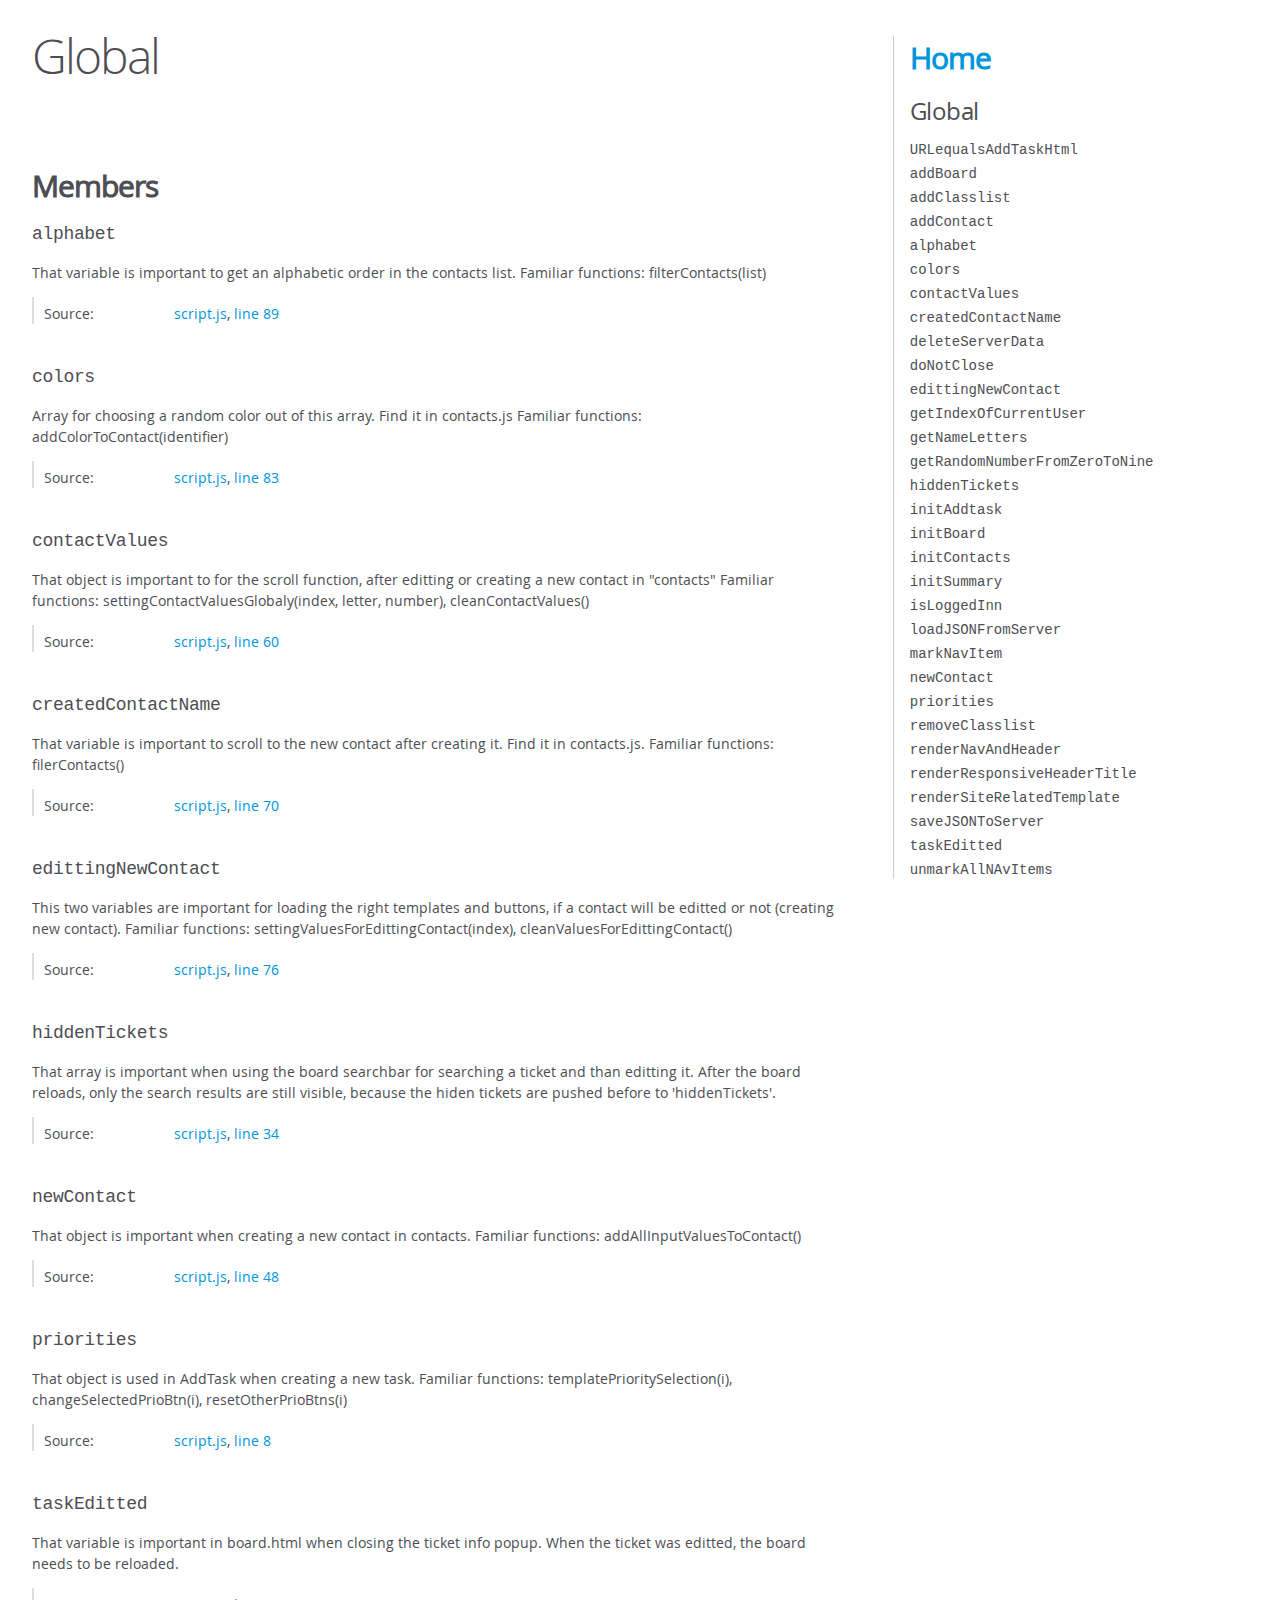
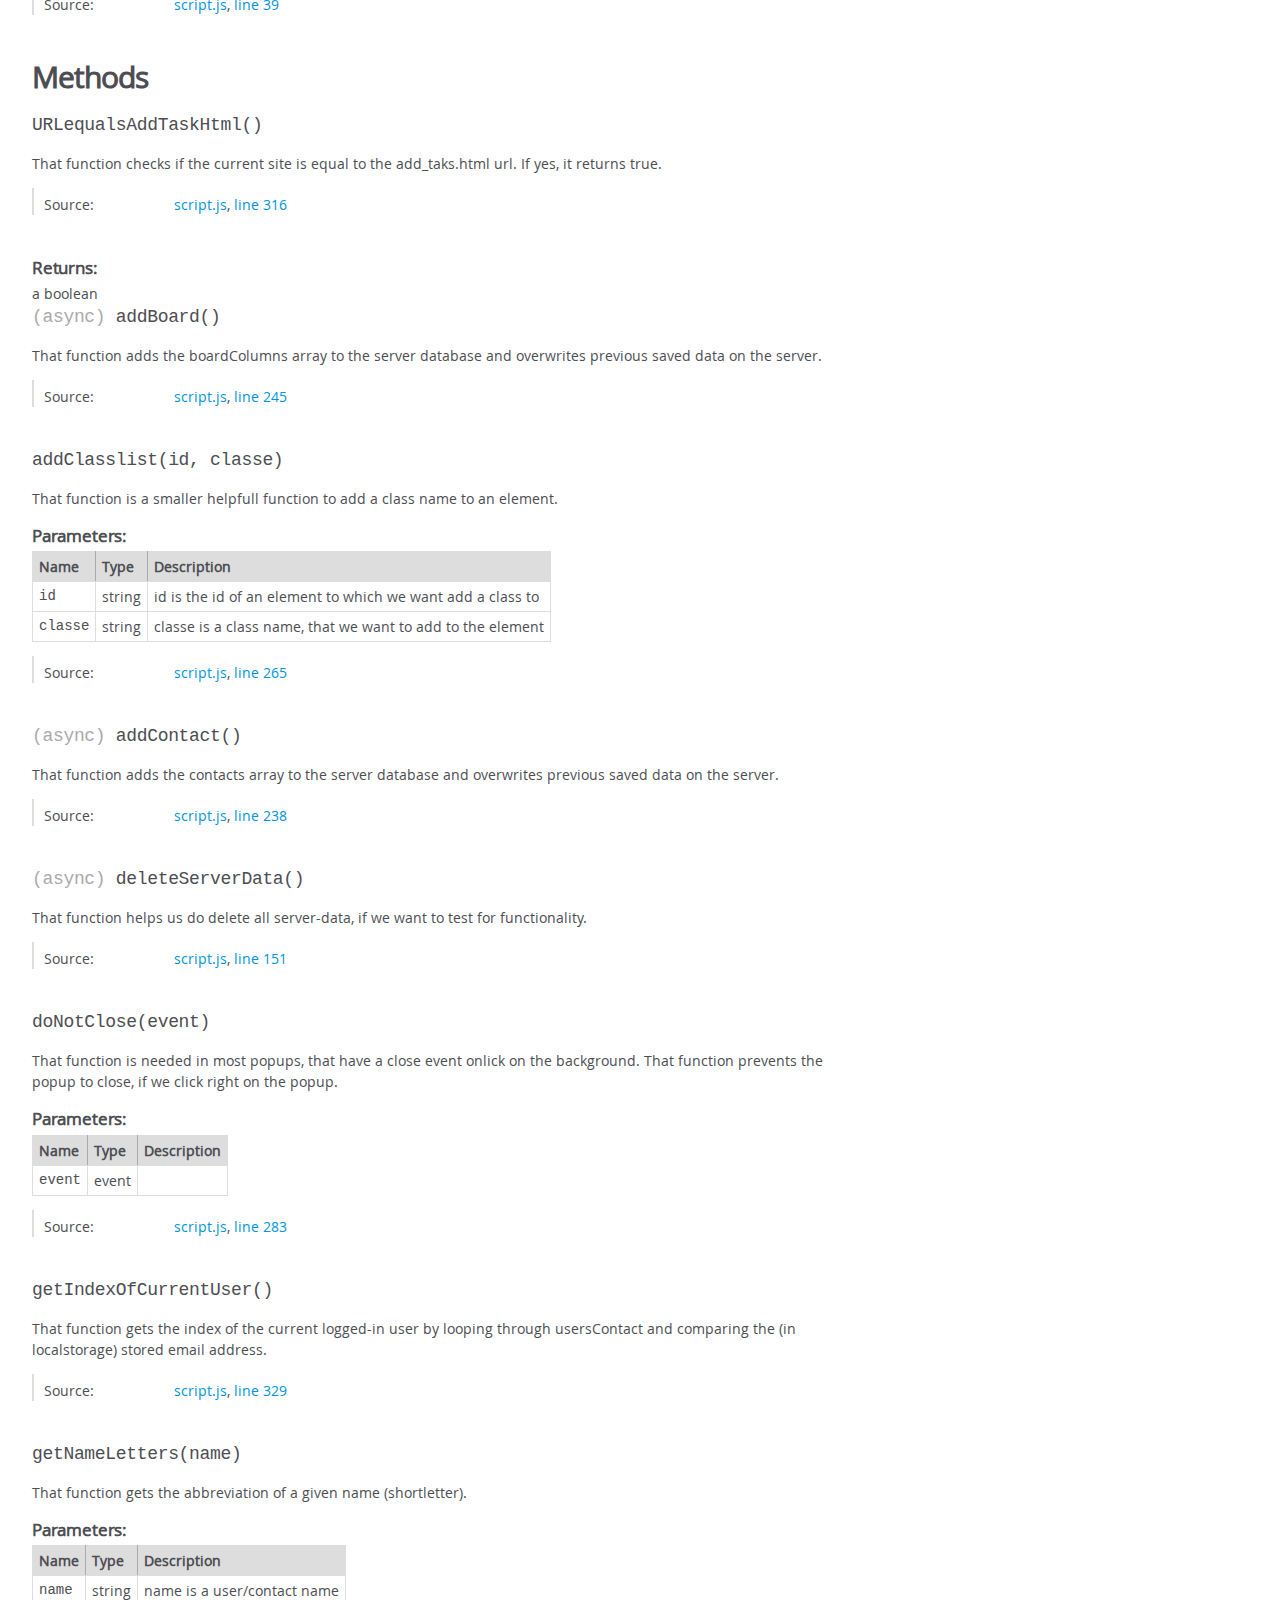
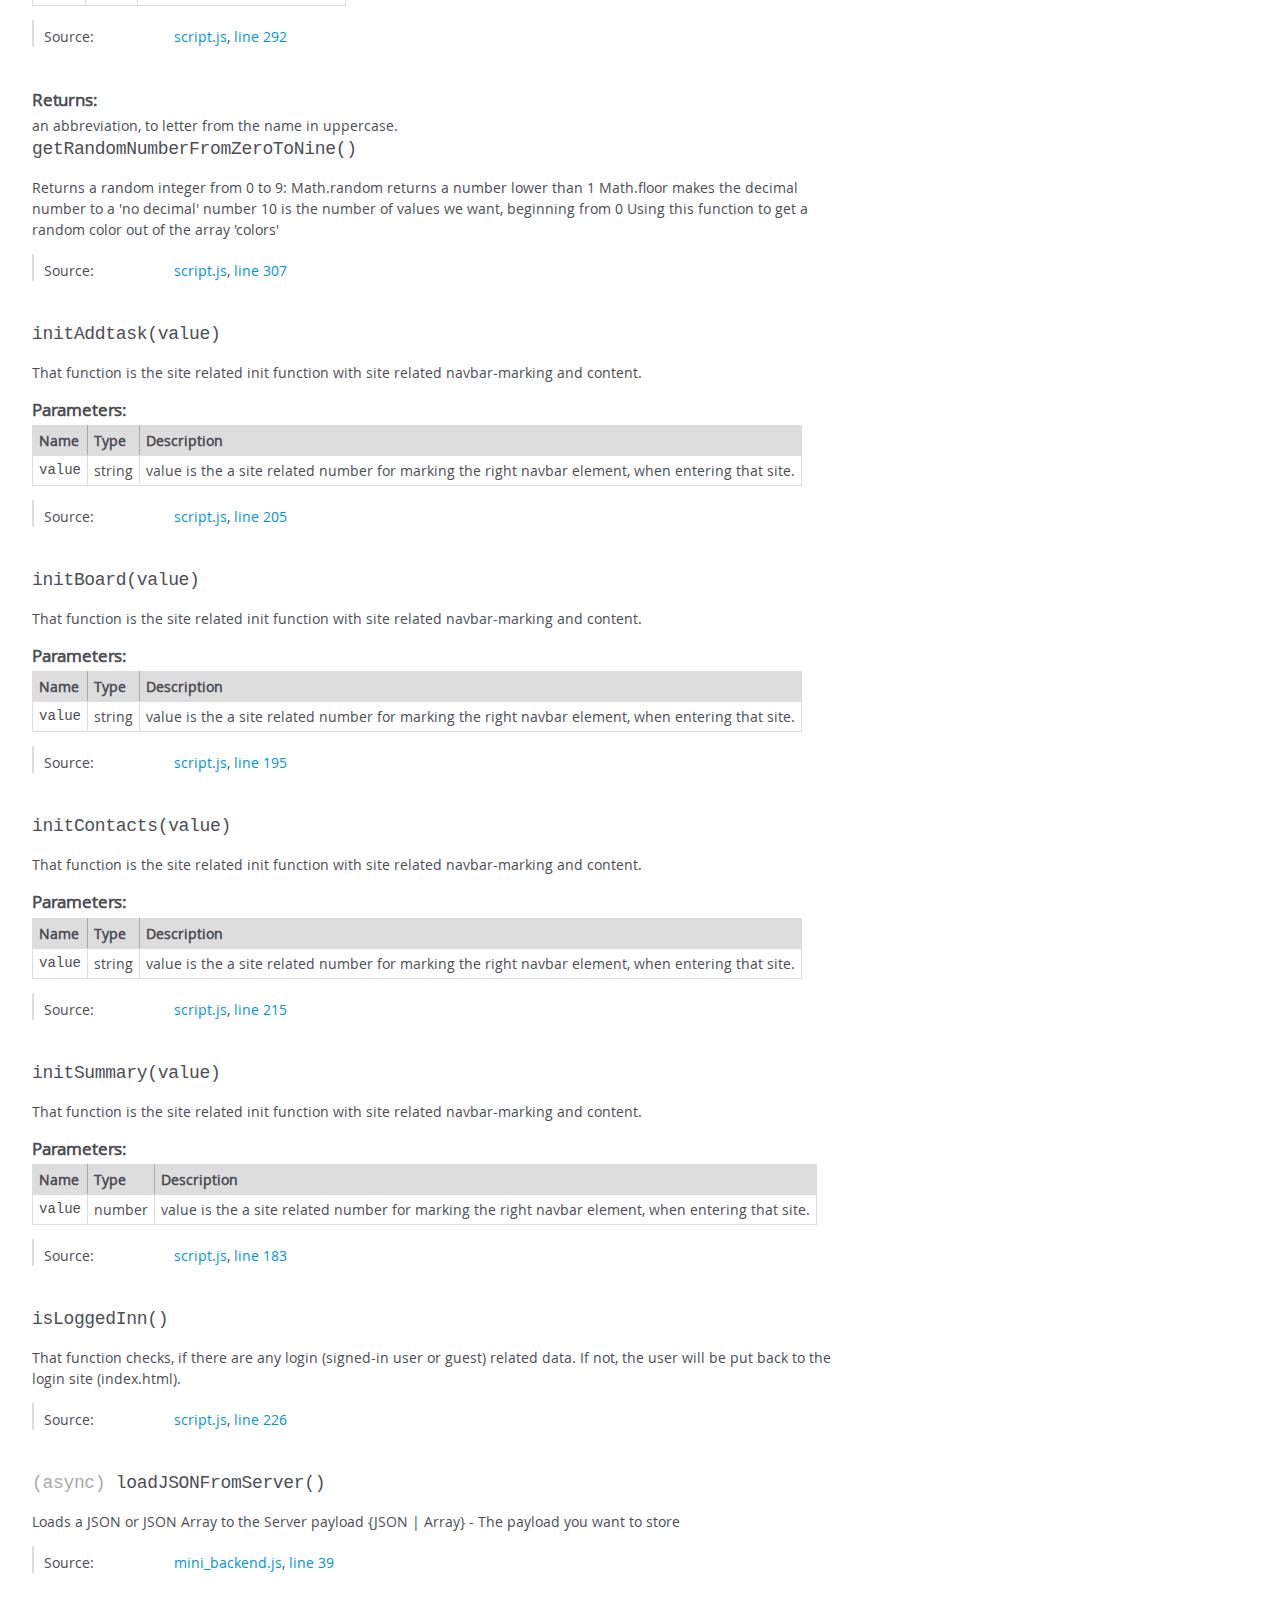
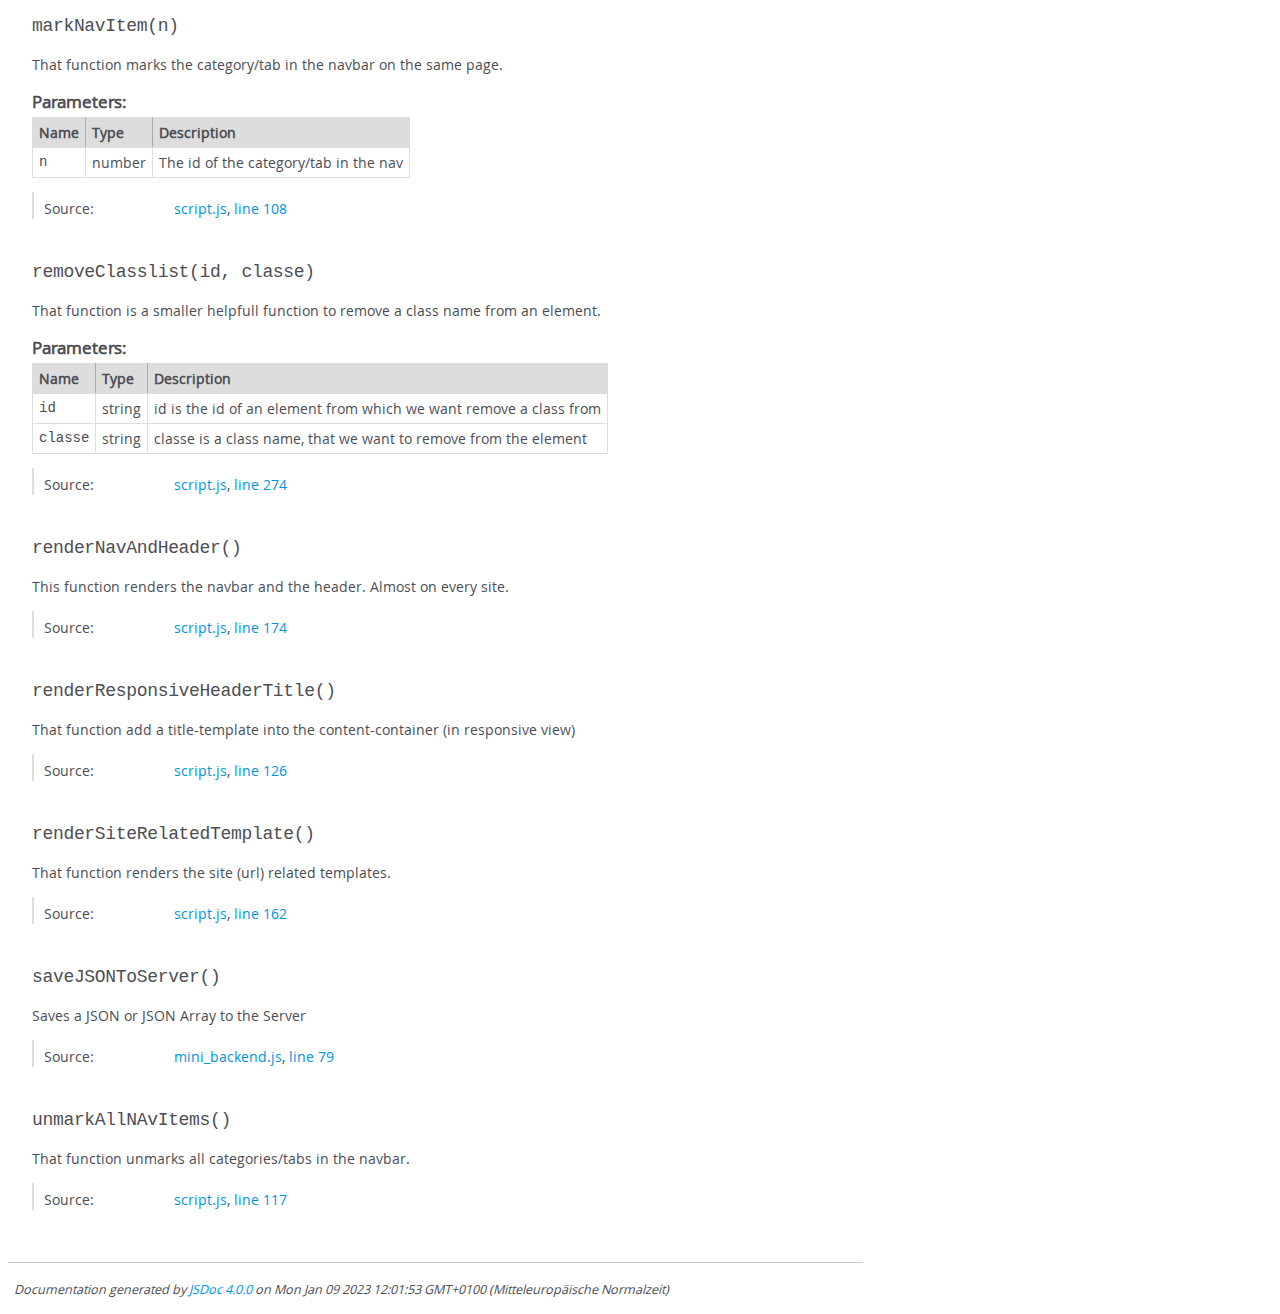
<file: out/global.html>
<!DOCTYPE html>
<html lang="en">
<head>
    <meta charset="utf-8">
    <title>JSDoc: Global</title>

    <script src="scripts/prettify/prettify.js"> </script>
    <script src="scripts/prettify/lang-css.js"> </script>
    <!--[if lt IE 9]>
      <script src="//html5shiv.googlecode.com/svn/trunk/html5.js"></script>
    <![endif]-->
    <link type="text/css" rel="stylesheet" href="styles/prettify-tomorrow.css">
    <link type="text/css" rel="stylesheet" href="styles/jsdoc-default.css">
</head>

<body>

<div id="main">

    <h1 class="page-title">Global</h1>

    




<section>

<header>
    
        <h2></h2>
        
    
</header>

<article>
    <div class="container-overview">
    
        

        


<dl class="details">

    

    

    

    

    

    

    

    

    

    

    

    

    

    

    

    
</dl>


        
    
    </div>

    

    

    

    

    

    

    
        <h3 class="subsection-title">Members</h3>

        
            
<h4 class="name" id="alphabet"><span class="type-signature"></span>alphabet<span class="type-signature"></span></h4>




<div class="description">
    That variable is important to get an alphabetic order in the contacts list.  Familiar functions: filterContacts(list)
</div>







<dl class="details">

    

    

    

    

    

    

    

    

    

    

    

    

    
    <dt class="tag-source">Source:</dt>
    <dd class="tag-source"><ul class="dummy"><li>
        <a href="script.js.html">script.js</a>, <a href="script.js.html#line89">line 89</a>
    </li></ul></dd>
    

    

    

    
</dl>






        
            
<h4 class="name" id="colors"><span class="type-signature"></span>colors<span class="type-signature"></span></h4>




<div class="description">
    Array for choosing a random color out of this array. Find it in contacts.js Familiar functions: addColorToContact(identifier)
</div>







<dl class="details">

    

    

    

    

    

    

    

    

    

    

    

    

    
    <dt class="tag-source">Source:</dt>
    <dd class="tag-source"><ul class="dummy"><li>
        <a href="script.js.html">script.js</a>, <a href="script.js.html#line83">line 83</a>
    </li></ul></dd>
    

    

    

    
</dl>






        
            
<h4 class="name" id="contactValues"><span class="type-signature"></span>contactValues<span class="type-signature"></span></h4>




<div class="description">
    That object is important to for the scroll function, after editting or creating a new contact in "contacts" Familiar functions: settingContactValuesGlobaly(index, letter, number), cleanContactValues()
</div>







<dl class="details">

    

    

    

    

    

    

    

    

    

    

    

    

    
    <dt class="tag-source">Source:</dt>
    <dd class="tag-source"><ul class="dummy"><li>
        <a href="script.js.html">script.js</a>, <a href="script.js.html#line60">line 60</a>
    </li></ul></dd>
    

    

    

    
</dl>






        
            
<h4 class="name" id="createdContactName"><span class="type-signature"></span>createdContactName<span class="type-signature"></span></h4>




<div class="description">
    That variable is important to scroll to the new contact after creating it. Find it in contacts.js. Familiar functions: filerContacts()
</div>







<dl class="details">

    

    

    

    

    

    

    

    

    

    

    

    

    
    <dt class="tag-source">Source:</dt>
    <dd class="tag-source"><ul class="dummy"><li>
        <a href="script.js.html">script.js</a>, <a href="script.js.html#line70">line 70</a>
    </li></ul></dd>
    

    

    

    
</dl>






        
            
<h4 class="name" id="edittingNewContact"><span class="type-signature"></span>edittingNewContact<span class="type-signature"></span></h4>




<div class="description">
    This two variables are important for loading the right templates and buttons, if a contact will be editted or not (creating new contact). Familiar functions: settingValuesForEdittingContact(index), cleanValuesForEdittingContact()
</div>







<dl class="details">

    

    

    

    

    

    

    

    

    

    

    

    

    
    <dt class="tag-source">Source:</dt>
    <dd class="tag-source"><ul class="dummy"><li>
        <a href="script.js.html">script.js</a>, <a href="script.js.html#line76">line 76</a>
    </li></ul></dd>
    

    

    

    
</dl>






        
            
<h4 class="name" id="hiddenTickets"><span class="type-signature"></span>hiddenTickets<span class="type-signature"></span></h4>




<div class="description">
    That array is important when using the board searchbar for searching a ticket and than editting it. After the board reloads, only the search results are still visible,  because the hiden tickets are pushed before to 'hiddenTickets'.
</div>







<dl class="details">

    

    

    

    

    

    

    

    

    

    

    

    

    
    <dt class="tag-source">Source:</dt>
    <dd class="tag-source"><ul class="dummy"><li>
        <a href="script.js.html">script.js</a>, <a href="script.js.html#line34">line 34</a>
    </li></ul></dd>
    

    

    

    
</dl>






        
            
<h4 class="name" id="newContact"><span class="type-signature"></span>newContact<span class="type-signature"></span></h4>




<div class="description">
    That object is important when creating a new contact in contacts. Familiar functions: addAllInputValuesToContact()
</div>







<dl class="details">

    

    

    

    

    

    

    

    

    

    

    

    

    
    <dt class="tag-source">Source:</dt>
    <dd class="tag-source"><ul class="dummy"><li>
        <a href="script.js.html">script.js</a>, <a href="script.js.html#line48">line 48</a>
    </li></ul></dd>
    

    

    

    
</dl>






        
            
<h4 class="name" id="priorities"><span class="type-signature"></span>priorities<span class="type-signature"></span></h4>




<div class="description">
    That object is used in AddTask when creating a new task. Familiar functions: templatePrioritySelection(i), changeSelectedPrioBtn(i), resetOtherPrioBtns(i)
</div>







<dl class="details">

    

    

    

    

    

    

    

    

    

    

    

    

    
    <dt class="tag-source">Source:</dt>
    <dd class="tag-source"><ul class="dummy"><li>
        <a href="script.js.html">script.js</a>, <a href="script.js.html#line8">line 8</a>
    </li></ul></dd>
    

    

    

    
</dl>






        
            
<h4 class="name" id="taskEditted"><span class="type-signature"></span>taskEditted<span class="type-signature"></span></h4>




<div class="description">
    That variable is important in board.html when closing the ticket info popup. When the ticket was editted, the board needs to be reloaded.
</div>







<dl class="details">

    

    

    

    

    

    

    

    

    

    

    

    

    
    <dt class="tag-source">Source:</dt>
    <dd class="tag-source"><ul class="dummy"><li>
        <a href="script.js.html">script.js</a>, <a href="script.js.html#line39">line 39</a>
    </li></ul></dd>
    

    

    

    
</dl>






        
    

    
        <h3 class="subsection-title">Methods</h3>

        
            

    

    
    <h4 class="name" id="URLequalsAddTaskHtml"><span class="type-signature"></span>URLequalsAddTaskHtml<span class="signature">()</span><span class="type-signature"></span></h4>
    

    



<div class="description">
    That function checks if the current site is equal to the add_taks.html url.If yes, it returns true.
</div>













<dl class="details">

    

    

    

    

    

    

    

    

    

    

    

    

    
    <dt class="tag-source">Source:</dt>
    <dd class="tag-source"><ul class="dummy"><li>
        <a href="script.js.html">script.js</a>, <a href="script.js.html#line316">line 316</a>
    </li></ul></dd>
    

    

    

    
</dl>















<h5>Returns:</h5>

        
<div class="param-desc">
    a boolean
</div>



    





        
            

    

    
    <h4 class="name" id="addBoard"><span class="type-signature">(async) </span>addBoard<span class="signature">()</span><span class="type-signature"></span></h4>
    

    



<div class="description">
    That function adds the boardColumns array to the server database and overwrites previous saved data on the server.
</div>













<dl class="details">

    

    

    

    

    

    

    

    

    

    

    

    

    
    <dt class="tag-source">Source:</dt>
    <dd class="tag-source"><ul class="dummy"><li>
        <a href="script.js.html">script.js</a>, <a href="script.js.html#line245">line 245</a>
    </li></ul></dd>
    

    

    

    
</dl>




















        
            

    

    
    <h4 class="name" id="addClasslist"><span class="type-signature"></span>addClasslist<span class="signature">(id, classe)</span><span class="type-signature"></span></h4>
    

    



<div class="description">
    That function is a smaller helpfull function to add a class name to an element.
</div>









    <h5>Parameters:</h5>
    

<table class="params">
    <thead>
    <tr>
        
        <th>Name</th>
        

        <th>Type</th>

        

        

        <th class="last">Description</th>
    </tr>
    </thead>

    <tbody>
    

        <tr>
            
                <td class="name"><code>id</code></td>
            

            <td class="type">
            
                
<span class="param-type">string</span>


            
            </td>

            

            

            <td class="description last">id is the id of an element to which we want add a class to</td>
        </tr>

    

        <tr>
            
                <td class="name"><code>classe</code></td>
            

            <td class="type">
            
                
<span class="param-type">string</span>


            
            </td>

            

            

            <td class="description last">classe is a class name, that we want to add to the element</td>
        </tr>

    
    </tbody>
</table>






<dl class="details">

    

    

    

    

    

    

    

    

    

    

    

    

    
    <dt class="tag-source">Source:</dt>
    <dd class="tag-source"><ul class="dummy"><li>
        <a href="script.js.html">script.js</a>, <a href="script.js.html#line265">line 265</a>
    </li></ul></dd>
    

    

    

    
</dl>




















        
            

    

    
    <h4 class="name" id="addContact"><span class="type-signature">(async) </span>addContact<span class="signature">()</span><span class="type-signature"></span></h4>
    

    



<div class="description">
    That function adds the contacts array to the server database and overwrites previous saved data on the server.
</div>













<dl class="details">

    

    

    

    

    

    

    

    

    

    

    

    

    
    <dt class="tag-source">Source:</dt>
    <dd class="tag-source"><ul class="dummy"><li>
        <a href="script.js.html">script.js</a>, <a href="script.js.html#line238">line 238</a>
    </li></ul></dd>
    

    

    

    
</dl>




















        
            

    

    
    <h4 class="name" id="deleteServerData"><span class="type-signature">(async) </span>deleteServerData<span class="signature">()</span><span class="type-signature"></span></h4>
    

    



<div class="description">
    That function helps us do delete all server-data, if we want to test for functionality.
</div>













<dl class="details">

    

    

    

    

    

    

    

    

    

    

    

    

    
    <dt class="tag-source">Source:</dt>
    <dd class="tag-source"><ul class="dummy"><li>
        <a href="script.js.html">script.js</a>, <a href="script.js.html#line151">line 151</a>
    </li></ul></dd>
    

    

    

    
</dl>




















        
            

    

    
    <h4 class="name" id="doNotClose"><span class="type-signature"></span>doNotClose<span class="signature">(event)</span><span class="type-signature"></span></h4>
    

    



<div class="description">
    That function is needed in most popups, that have a close event onlick on the background. That function prevents the popup to close, if we click right on the popup.
</div>









    <h5>Parameters:</h5>
    

<table class="params">
    <thead>
    <tr>
        
        <th>Name</th>
        

        <th>Type</th>

        

        

        <th class="last">Description</th>
    </tr>
    </thead>

    <tbody>
    

        <tr>
            
                <td class="name"><code>event</code></td>
            

            <td class="type">
            
                
<span class="param-type">event</span>


            
            </td>

            

            

            <td class="description last"></td>
        </tr>

    
    </tbody>
</table>






<dl class="details">

    

    

    

    

    

    

    

    

    

    

    

    

    
    <dt class="tag-source">Source:</dt>
    <dd class="tag-source"><ul class="dummy"><li>
        <a href="script.js.html">script.js</a>, <a href="script.js.html#line283">line 283</a>
    </li></ul></dd>
    

    

    

    
</dl>




















        
            

    

    
    <h4 class="name" id="getIndexOfCurrentUser"><span class="type-signature"></span>getIndexOfCurrentUser<span class="signature">()</span><span class="type-signature"></span></h4>
    

    



<div class="description">
    That function gets the index of the current logged-in user by looping through usersContact and comparing the (in localstorage) stored email address.
</div>













<dl class="details">

    

    

    

    

    

    

    

    

    

    

    

    

    
    <dt class="tag-source">Source:</dt>
    <dd class="tag-source"><ul class="dummy"><li>
        <a href="script.js.html">script.js</a>, <a href="script.js.html#line329">line 329</a>
    </li></ul></dd>
    

    

    

    
</dl>




















        
            

    

    
    <h4 class="name" id="getNameLetters"><span class="type-signature"></span>getNameLetters<span class="signature">(name)</span><span class="type-signature"></span></h4>
    

    



<div class="description">
    That function gets the abbreviation of a given name (shortletter).
</div>









    <h5>Parameters:</h5>
    

<table class="params">
    <thead>
    <tr>
        
        <th>Name</th>
        

        <th>Type</th>

        

        

        <th class="last">Description</th>
    </tr>
    </thead>

    <tbody>
    

        <tr>
            
                <td class="name"><code>name</code></td>
            

            <td class="type">
            
                
<span class="param-type">string</span>


            
            </td>

            

            

            <td class="description last">name is a user/contact name</td>
        </tr>

    
    </tbody>
</table>






<dl class="details">

    

    

    

    

    

    

    

    

    

    

    

    

    
    <dt class="tag-source">Source:</dt>
    <dd class="tag-source"><ul class="dummy"><li>
        <a href="script.js.html">script.js</a>, <a href="script.js.html#line292">line 292</a>
    </li></ul></dd>
    

    

    

    
</dl>















<h5>Returns:</h5>

        
<div class="param-desc">
    an abbreviation, to letter from the name in uppercase.
</div>



    





        
            

    

    
    <h4 class="name" id="getRandomNumberFromZeroToNine"><span class="type-signature"></span>getRandomNumberFromZeroToNine<span class="signature">()</span><span class="type-signature"></span></h4>
    

    



<div class="description">
    Returns a random integer from 0 to 9:Math.random returns a number lower than 1Math.floor makes the decimal number to a 'no decimal' number10 is the number of values we want, beginning from  0Using this function to get a random color out of the array 'colors'
</div>













<dl class="details">

    

    

    

    

    

    

    

    

    

    

    

    

    
    <dt class="tag-source">Source:</dt>
    <dd class="tag-source"><ul class="dummy"><li>
        <a href="script.js.html">script.js</a>, <a href="script.js.html#line307">line 307</a>
    </li></ul></dd>
    

    

    

    
</dl>




















        
            

    

    
    <h4 class="name" id="initAddtask"><span class="type-signature"></span>initAddtask<span class="signature">(value)</span><span class="type-signature"></span></h4>
    

    



<div class="description">
    That function is the site related init function with site related navbar-marking and content.
</div>









    <h5>Parameters:</h5>
    

<table class="params">
    <thead>
    <tr>
        
        <th>Name</th>
        

        <th>Type</th>

        

        

        <th class="last">Description</th>
    </tr>
    </thead>

    <tbody>
    

        <tr>
            
                <td class="name"><code>value</code></td>
            

            <td class="type">
            
                
<span class="param-type">string</span>


            
            </td>

            

            

            <td class="description last">value is the a site related number for marking the right navbar element, when entering that site.</td>
        </tr>

    
    </tbody>
</table>






<dl class="details">

    

    

    

    

    

    

    

    

    

    

    

    

    
    <dt class="tag-source">Source:</dt>
    <dd class="tag-source"><ul class="dummy"><li>
        <a href="script.js.html">script.js</a>, <a href="script.js.html#line205">line 205</a>
    </li></ul></dd>
    

    

    

    
</dl>




















        
            

    

    
    <h4 class="name" id="initBoard"><span class="type-signature"></span>initBoard<span class="signature">(value)</span><span class="type-signature"></span></h4>
    

    



<div class="description">
    That function is the site related init function with site related navbar-marking and content.
</div>









    <h5>Parameters:</h5>
    

<table class="params">
    <thead>
    <tr>
        
        <th>Name</th>
        

        <th>Type</th>

        

        

        <th class="last">Description</th>
    </tr>
    </thead>

    <tbody>
    

        <tr>
            
                <td class="name"><code>value</code></td>
            

            <td class="type">
            
                
<span class="param-type">string</span>


            
            </td>

            

            

            <td class="description last">value is the a site related number for marking the right navbar element, when entering that site.</td>
        </tr>

    
    </tbody>
</table>






<dl class="details">

    

    

    

    

    

    

    

    

    

    

    

    

    
    <dt class="tag-source">Source:</dt>
    <dd class="tag-source"><ul class="dummy"><li>
        <a href="script.js.html">script.js</a>, <a href="script.js.html#line195">line 195</a>
    </li></ul></dd>
    

    

    

    
</dl>




















        
            

    

    
    <h4 class="name" id="initContacts"><span class="type-signature"></span>initContacts<span class="signature">(value)</span><span class="type-signature"></span></h4>
    

    



<div class="description">
    That function is the site related init function with site related navbar-marking and content.
</div>









    <h5>Parameters:</h5>
    

<table class="params">
    <thead>
    <tr>
        
        <th>Name</th>
        

        <th>Type</th>

        

        

        <th class="last">Description</th>
    </tr>
    </thead>

    <tbody>
    

        <tr>
            
                <td class="name"><code>value</code></td>
            

            <td class="type">
            
                
<span class="param-type">string</span>


            
            </td>

            

            

            <td class="description last">value is the a site related number for marking the right navbar element, when entering that site.</td>
        </tr>

    
    </tbody>
</table>






<dl class="details">

    

    

    

    

    

    

    

    

    

    

    

    

    
    <dt class="tag-source">Source:</dt>
    <dd class="tag-source"><ul class="dummy"><li>
        <a href="script.js.html">script.js</a>, <a href="script.js.html#line215">line 215</a>
    </li></ul></dd>
    

    

    

    
</dl>




















        
            

    

    
    <h4 class="name" id="initSummary"><span class="type-signature"></span>initSummary<span class="signature">(value)</span><span class="type-signature"></span></h4>
    

    



<div class="description">
    That function is the site related init function with site related navbar-marking and content.
</div>









    <h5>Parameters:</h5>
    

<table class="params">
    <thead>
    <tr>
        
        <th>Name</th>
        

        <th>Type</th>

        

        

        <th class="last">Description</th>
    </tr>
    </thead>

    <tbody>
    

        <tr>
            
                <td class="name"><code>value</code></td>
            

            <td class="type">
            
                
<span class="param-type">number</span>


            
            </td>

            

            

            <td class="description last">value is the a site related number for marking the right navbar element, when entering that site.</td>
        </tr>

    
    </tbody>
</table>






<dl class="details">

    

    

    

    

    

    

    

    

    

    

    

    

    
    <dt class="tag-source">Source:</dt>
    <dd class="tag-source"><ul class="dummy"><li>
        <a href="script.js.html">script.js</a>, <a href="script.js.html#line183">line 183</a>
    </li></ul></dd>
    

    

    

    
</dl>




















        
            

    

    
    <h4 class="name" id="isLoggedInn"><span class="type-signature"></span>isLoggedInn<span class="signature">()</span><span class="type-signature"></span></h4>
    

    



<div class="description">
    That function checks, if there are any login (signed-in user or guest) related data. If not, the user will be put backto the login site (index.html).
</div>













<dl class="details">

    

    

    

    

    

    

    

    

    

    

    

    

    
    <dt class="tag-source">Source:</dt>
    <dd class="tag-source"><ul class="dummy"><li>
        <a href="script.js.html">script.js</a>, <a href="script.js.html#line226">line 226</a>
    </li></ul></dd>
    

    

    

    
</dl>




















        
            

    

    
    <h4 class="name" id="loadJSONFromServer"><span class="type-signature">(async) </span>loadJSONFromServer<span class="signature">()</span><span class="type-signature"></span></h4>
    

    



<div class="description">
    Loads a JSON or JSON Array to the Server
payload {JSON | Array} - The payload you want to store
</div>













<dl class="details">

    

    

    

    

    

    

    

    

    

    

    

    

    
    <dt class="tag-source">Source:</dt>
    <dd class="tag-source"><ul class="dummy"><li>
        <a href="mini_backend.js.html">mini_backend.js</a>, <a href="mini_backend.js.html#line39">line 39</a>
    </li></ul></dd>
    

    

    

    
</dl>




















        
            

    

    
    <h4 class="name" id="markNavItem"><span class="type-signature"></span>markNavItem<span class="signature">(n)</span><span class="type-signature"></span></h4>
    

    



<div class="description">
    That function marks the category/tab in the navbar on the same page.
</div>









    <h5>Parameters:</h5>
    

<table class="params">
    <thead>
    <tr>
        
        <th>Name</th>
        

        <th>Type</th>

        

        

        <th class="last">Description</th>
    </tr>
    </thead>

    <tbody>
    

        <tr>
            
                <td class="name"><code>n</code></td>
            

            <td class="type">
            
                
<span class="param-type">number</span>


            
            </td>

            

            

            <td class="description last">The id of the category/tab in the nav</td>
        </tr>

    
    </tbody>
</table>






<dl class="details">

    

    

    

    

    

    

    

    

    

    

    

    

    
    <dt class="tag-source">Source:</dt>
    <dd class="tag-source"><ul class="dummy"><li>
        <a href="script.js.html">script.js</a>, <a href="script.js.html#line108">line 108</a>
    </li></ul></dd>
    

    

    

    
</dl>




















        
            

    

    
    <h4 class="name" id="removeClasslist"><span class="type-signature"></span>removeClasslist<span class="signature">(id, classe)</span><span class="type-signature"></span></h4>
    

    



<div class="description">
    That function is a smaller helpfull function to remove a class name from an element.
</div>









    <h5>Parameters:</h5>
    

<table class="params">
    <thead>
    <tr>
        
        <th>Name</th>
        

        <th>Type</th>

        

        

        <th class="last">Description</th>
    </tr>
    </thead>

    <tbody>
    

        <tr>
            
                <td class="name"><code>id</code></td>
            

            <td class="type">
            
                
<span class="param-type">string</span>


            
            </td>

            

            

            <td class="description last">id is the id of an element from which we want remove a class from</td>
        </tr>

    

        <tr>
            
                <td class="name"><code>classe</code></td>
            

            <td class="type">
            
                
<span class="param-type">string</span>


            
            </td>

            

            

            <td class="description last">classe is a class name, that we want to remove from the element</td>
        </tr>

    
    </tbody>
</table>






<dl class="details">

    

    

    

    

    

    

    

    

    

    

    

    

    
    <dt class="tag-source">Source:</dt>
    <dd class="tag-source"><ul class="dummy"><li>
        <a href="script.js.html">script.js</a>, <a href="script.js.html#line274">line 274</a>
    </li></ul></dd>
    

    

    

    
</dl>




















        
            

    

    
    <h4 class="name" id="renderNavAndHeader"><span class="type-signature"></span>renderNavAndHeader<span class="signature">()</span><span class="type-signature"></span></h4>
    

    



<div class="description">
    This function renders the navbar and the header. Almost on every site.
</div>













<dl class="details">

    

    

    

    

    

    

    

    

    

    

    

    

    
    <dt class="tag-source">Source:</dt>
    <dd class="tag-source"><ul class="dummy"><li>
        <a href="script.js.html">script.js</a>, <a href="script.js.html#line174">line 174</a>
    </li></ul></dd>
    

    

    

    
</dl>




















        
            

    

    
    <h4 class="name" id="renderResponsiveHeaderTitle"><span class="type-signature"></span>renderResponsiveHeaderTitle<span class="signature">()</span><span class="type-signature"></span></h4>
    

    



<div class="description">
    That function add a title-template into the content-container (in responsive view)
</div>













<dl class="details">

    

    

    

    

    

    

    

    

    

    

    

    

    
    <dt class="tag-source">Source:</dt>
    <dd class="tag-source"><ul class="dummy"><li>
        <a href="script.js.html">script.js</a>, <a href="script.js.html#line126">line 126</a>
    </li></ul></dd>
    

    

    

    
</dl>




















        
            

    

    
    <h4 class="name" id="renderSiteRelatedTemplate"><span class="type-signature"></span>renderSiteRelatedTemplate<span class="signature">()</span><span class="type-signature"></span></h4>
    

    



<div class="description">
    That function renders the site (url) related templates.
</div>













<dl class="details">

    

    

    

    

    

    

    

    

    

    

    

    

    
    <dt class="tag-source">Source:</dt>
    <dd class="tag-source"><ul class="dummy"><li>
        <a href="script.js.html">script.js</a>, <a href="script.js.html#line162">line 162</a>
    </li></ul></dd>
    

    

    

    
</dl>




















        
            

    

    
    <h4 class="name" id="saveJSONToServer"><span class="type-signature"></span>saveJSONToServer<span class="signature">()</span><span class="type-signature"></span></h4>
    

    



<div class="description">
    Saves a JSON or JSON Array to the Server
</div>













<dl class="details">

    

    

    

    

    

    

    

    

    

    

    

    

    
    <dt class="tag-source">Source:</dt>
    <dd class="tag-source"><ul class="dummy"><li>
        <a href="mini_backend.js.html">mini_backend.js</a>, <a href="mini_backend.js.html#line79">line 79</a>
    </li></ul></dd>
    

    

    

    
</dl>




















        
            

    

    
    <h4 class="name" id="unmarkAllNAvItems"><span class="type-signature"></span>unmarkAllNAvItems<span class="signature">()</span><span class="type-signature"></span></h4>
    

    



<div class="description">
    That function unmarks all categories/tabs in the navbar.
</div>













<dl class="details">

    

    

    

    

    

    

    

    

    

    

    

    

    
    <dt class="tag-source">Source:</dt>
    <dd class="tag-source"><ul class="dummy"><li>
        <a href="script.js.html">script.js</a>, <a href="script.js.html#line117">line 117</a>
    </li></ul></dd>
    

    

    

    
</dl>




















        
    

    

    
</article>

</section>




</div>

<nav>
    <h2><a href="index.html">Home</a></h2><h3>Global</h3><ul><li><a href="global.html#URLequalsAddTaskHtml">URLequalsAddTaskHtml</a></li><li><a href="global.html#addBoard">addBoard</a></li><li><a href="global.html#addClasslist">addClasslist</a></li><li><a href="global.html#addContact">addContact</a></li><li><a href="global.html#alphabet">alphabet</a></li><li><a href="global.html#colors">colors</a></li><li><a href="global.html#contactValues">contactValues</a></li><li><a href="global.html#createdContactName">createdContactName</a></li><li><a href="global.html#deleteServerData">deleteServerData</a></li><li><a href="global.html#doNotClose">doNotClose</a></li><li><a href="global.html#edittingNewContact">edittingNewContact</a></li><li><a href="global.html#getIndexOfCurrentUser">getIndexOfCurrentUser</a></li><li><a href="global.html#getNameLetters">getNameLetters</a></li><li><a href="global.html#getRandomNumberFromZeroToNine">getRandomNumberFromZeroToNine</a></li><li><a href="global.html#hiddenTickets">hiddenTickets</a></li><li><a href="global.html#initAddtask">initAddtask</a></li><li><a href="global.html#initBoard">initBoard</a></li><li><a href="global.html#initContacts">initContacts</a></li><li><a href="global.html#initSummary">initSummary</a></li><li><a href="global.html#isLoggedInn">isLoggedInn</a></li><li><a href="global.html#loadJSONFromServer">loadJSONFromServer</a></li><li><a href="global.html#markNavItem">markNavItem</a></li><li><a href="global.html#newContact">newContact</a></li><li><a href="global.html#priorities">priorities</a></li><li><a href="global.html#removeClasslist">removeClasslist</a></li><li><a href="global.html#renderNavAndHeader">renderNavAndHeader</a></li><li><a href="global.html#renderResponsiveHeaderTitle">renderResponsiveHeaderTitle</a></li><li><a href="global.html#renderSiteRelatedTemplate">renderSiteRelatedTemplate</a></li><li><a href="global.html#saveJSONToServer">saveJSONToServer</a></li><li><a href="global.html#taskEditted">taskEditted</a></li><li><a href="global.html#unmarkAllNAvItems">unmarkAllNAvItems</a></li></ul>
</nav>

<br class="clear">

<footer>
    Documentation generated by <a href="https://github.com/jsdoc/jsdoc">JSDoc 4.0.0</a> on Mon Jan 09 2023 12:01:53 GMT+0100 (Mitteleuropäische Normalzeit)
</footer>

<script> prettyPrint(); </script>
<script src="scripts/linenumber.js"> </script>
</body>
</html>
</file>
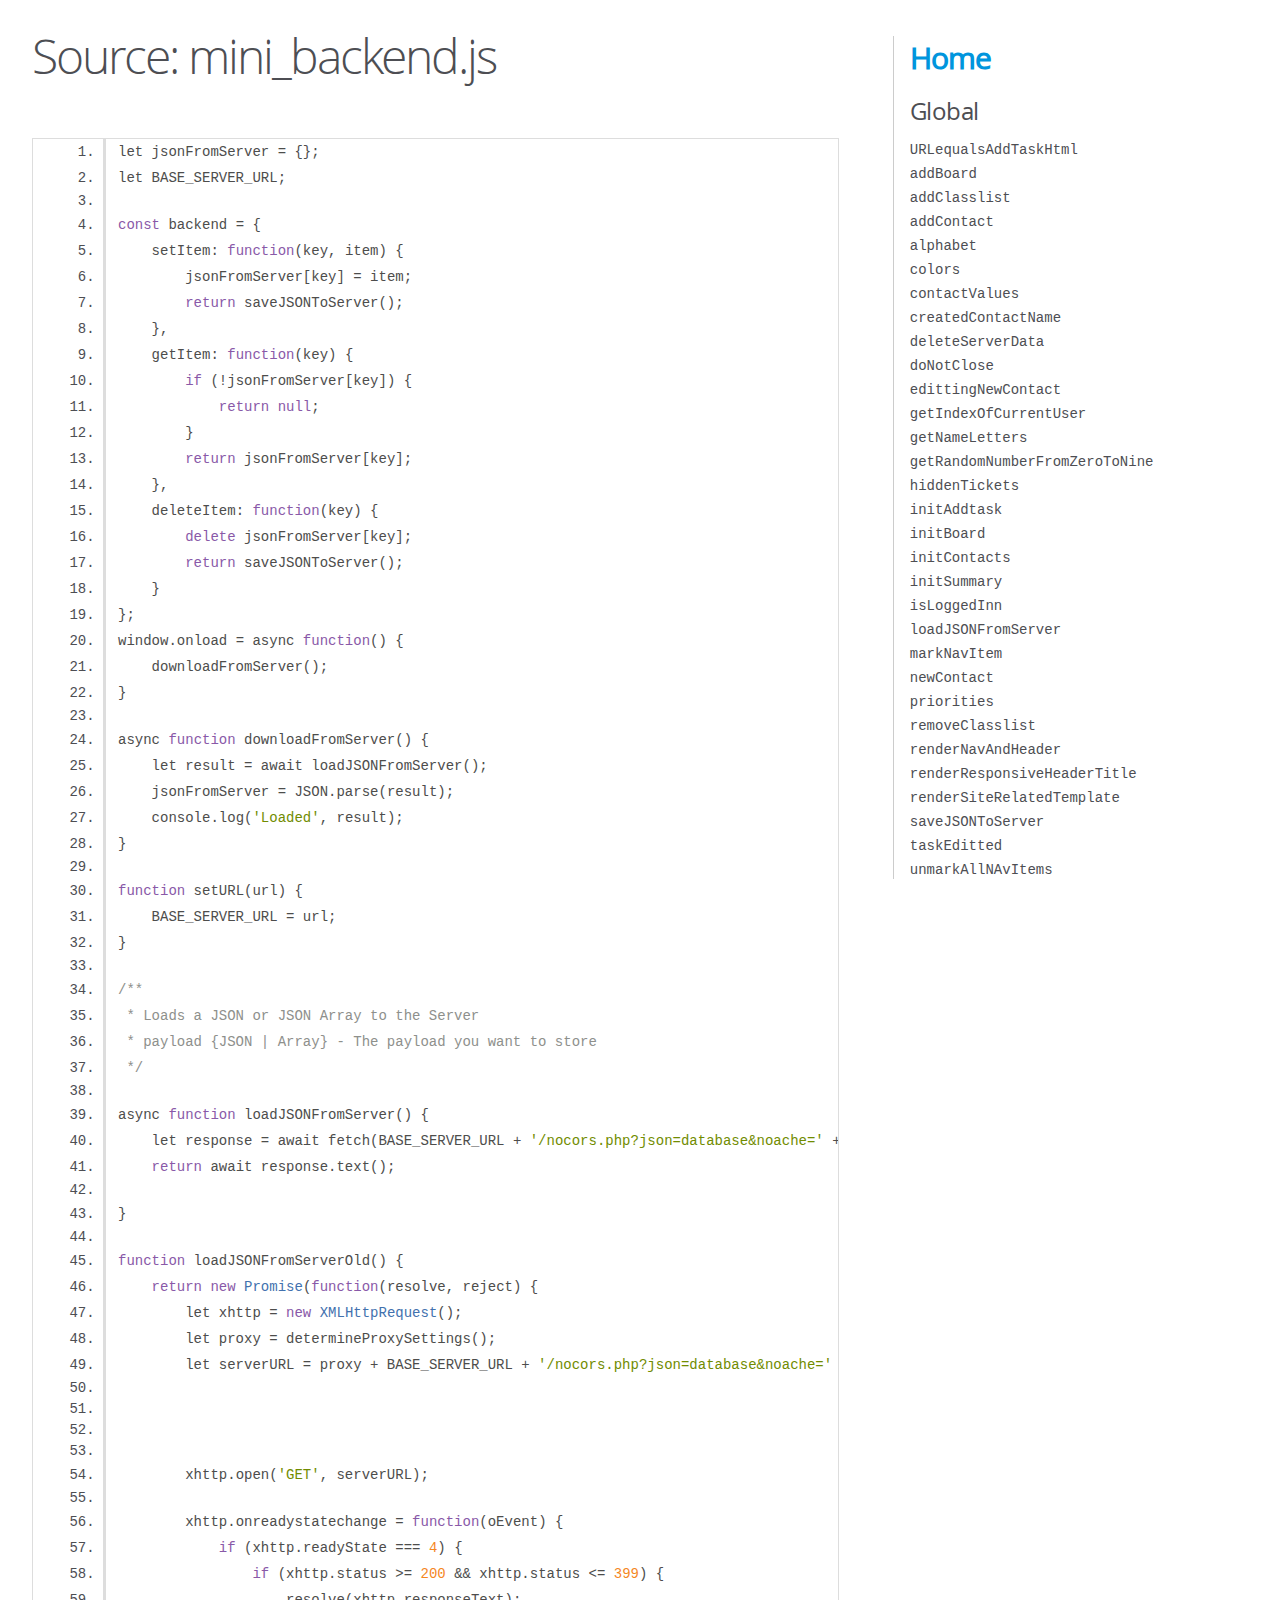
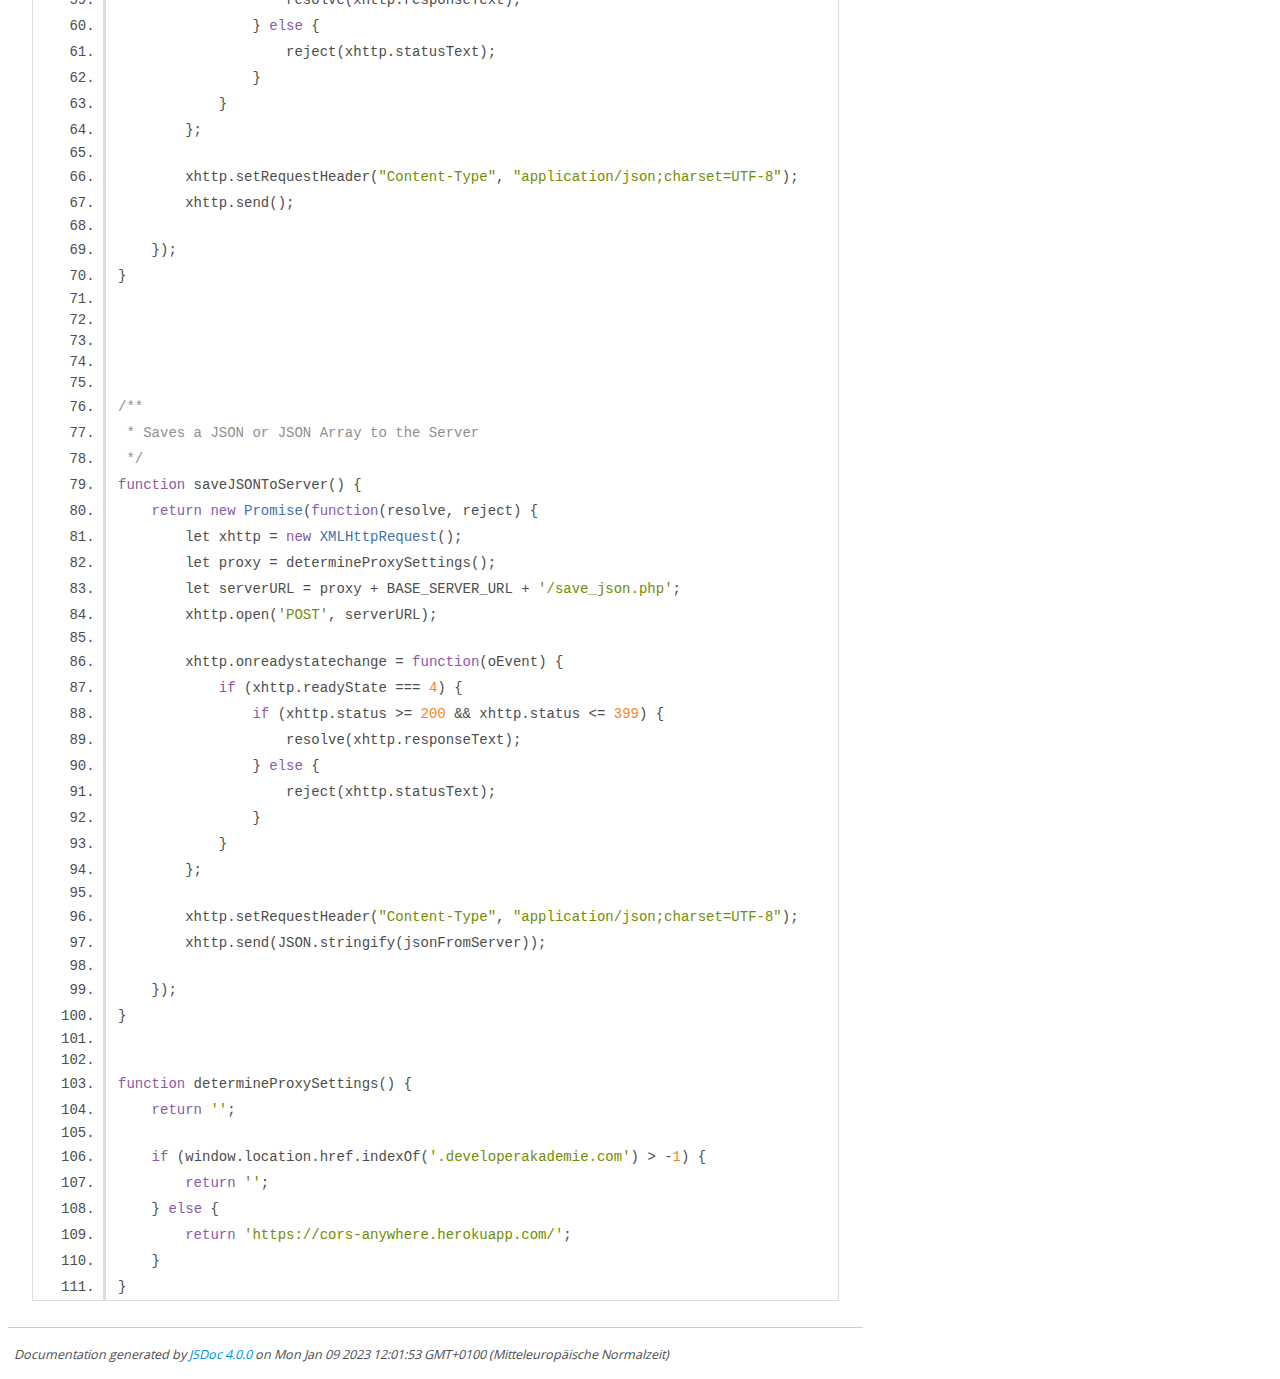
<file: out/mini_backend.js.html>
<!DOCTYPE html>
<html lang="en">
<head>
    <meta charset="utf-8">
    <title>JSDoc: Source: mini_backend.js</title>

    <script src="scripts/prettify/prettify.js"> </script>
    <script src="scripts/prettify/lang-css.js"> </script>
    <!--[if lt IE 9]>
      <script src="//html5shiv.googlecode.com/svn/trunk/html5.js"></script>
    <![endif]-->
    <link type="text/css" rel="stylesheet" href="styles/prettify-tomorrow.css">
    <link type="text/css" rel="stylesheet" href="styles/jsdoc-default.css">
</head>

<body>

<div id="main">

    <h1 class="page-title">Source: mini_backend.js</h1>

    



    
    <section>
        <article>
            <pre class="prettyprint source linenums"><code>let jsonFromServer = {};
let BASE_SERVER_URL;

const backend = {
    setItem: function(key, item) {
        jsonFromServer[key] = item;
        return saveJSONToServer();
    },
    getItem: function(key) {
        if (!jsonFromServer[key]) {
            return null;
        }
        return jsonFromServer[key];
    },
    deleteItem: function(key) {
        delete jsonFromServer[key];
        return saveJSONToServer();
    }
};
window.onload = async function() {
    downloadFromServer();
}

async function downloadFromServer() {
    let result = await loadJSONFromServer();
    jsonFromServer = JSON.parse(result);
    console.log('Loaded', result);
}

function setURL(url) {
    BASE_SERVER_URL = url;
}

/**
 * Loads a JSON or JSON Array to the Server
 * payload {JSON | Array} - The payload you want to store
 */

async function loadJSONFromServer() {
    let response = await fetch(BASE_SERVER_URL + '/nocors.php?json=database&amp;noache=' + (new Date().getTime()));
    return await response.text();

}

function loadJSONFromServerOld() {
    return new Promise(function(resolve, reject) {
        let xhttp = new XMLHttpRequest();
        let proxy = determineProxySettings();
        let serverURL = proxy + BASE_SERVER_URL + '/nocors.php?json=database&amp;noache=' + (new Date().getTime());




        xhttp.open('GET', serverURL);

        xhttp.onreadystatechange = function(oEvent) {
            if (xhttp.readyState === 4) {
                if (xhttp.status >= 200 &amp;&amp; xhttp.status &lt;= 399) {
                    resolve(xhttp.responseText);
                } else {
                    reject(xhttp.statusText);
                }
            }
        };

        xhttp.setRequestHeader("Content-Type", "application/json;charset=UTF-8");
        xhttp.send();

    });
}





/**
 * Saves a JSON or JSON Array to the Server
 */
function saveJSONToServer() {
    return new Promise(function(resolve, reject) {
        let xhttp = new XMLHttpRequest();
        let proxy = determineProxySettings();
        let serverURL = proxy + BASE_SERVER_URL + '/save_json.php';
        xhttp.open('POST', serverURL);

        xhttp.onreadystatechange = function(oEvent) {
            if (xhttp.readyState === 4) {
                if (xhttp.status >= 200 &amp;&amp; xhttp.status &lt;= 399) {
                    resolve(xhttp.responseText);
                } else {
                    reject(xhttp.statusText);
                }
            }
        };

        xhttp.setRequestHeader("Content-Type", "application/json;charset=UTF-8");
        xhttp.send(JSON.stringify(jsonFromServer));

    });
}


function determineProxySettings() {
    return '';

    if (window.location.href.indexOf('.developerakademie.com') > -1) {
        return '';
    } else {
        return 'https://cors-anywhere.herokuapp.com/';
    }
}
</code></pre>
        </article>
    </section>




</div>

<nav>
    <h2><a href="index.html">Home</a></h2><h3>Global</h3><ul><li><a href="global.html#URLequalsAddTaskHtml">URLequalsAddTaskHtml</a></li><li><a href="global.html#addBoard">addBoard</a></li><li><a href="global.html#addClasslist">addClasslist</a></li><li><a href="global.html#addContact">addContact</a></li><li><a href="global.html#alphabet">alphabet</a></li><li><a href="global.html#colors">colors</a></li><li><a href="global.html#contactValues">contactValues</a></li><li><a href="global.html#createdContactName">createdContactName</a></li><li><a href="global.html#deleteServerData">deleteServerData</a></li><li><a href="global.html#doNotClose">doNotClose</a></li><li><a href="global.html#edittingNewContact">edittingNewContact</a></li><li><a href="global.html#getIndexOfCurrentUser">getIndexOfCurrentUser</a></li><li><a href="global.html#getNameLetters">getNameLetters</a></li><li><a href="global.html#getRandomNumberFromZeroToNine">getRandomNumberFromZeroToNine</a></li><li><a href="global.html#hiddenTickets">hiddenTickets</a></li><li><a href="global.html#initAddtask">initAddtask</a></li><li><a href="global.html#initBoard">initBoard</a></li><li><a href="global.html#initContacts">initContacts</a></li><li><a href="global.html#initSummary">initSummary</a></li><li><a href="global.html#isLoggedInn">isLoggedInn</a></li><li><a href="global.html#loadJSONFromServer">loadJSONFromServer</a></li><li><a href="global.html#markNavItem">markNavItem</a></li><li><a href="global.html#newContact">newContact</a></li><li><a href="global.html#priorities">priorities</a></li><li><a href="global.html#removeClasslist">removeClasslist</a></li><li><a href="global.html#renderNavAndHeader">renderNavAndHeader</a></li><li><a href="global.html#renderResponsiveHeaderTitle">renderResponsiveHeaderTitle</a></li><li><a href="global.html#renderSiteRelatedTemplate">renderSiteRelatedTemplate</a></li><li><a href="global.html#saveJSONToServer">saveJSONToServer</a></li><li><a href="global.html#taskEditted">taskEditted</a></li><li><a href="global.html#unmarkAllNAvItems">unmarkAllNAvItems</a></li></ul>
</nav>

<br class="clear">

<footer>
    Documentation generated by <a href="https://github.com/jsdoc/jsdoc">JSDoc 4.0.0</a> on Mon Jan 09 2023 12:01:53 GMT+0100 (Mitteleuropäische Normalzeit)
</footer>

<script> prettyPrint(); </script>
<script src="scripts/linenumber.js"> </script>
</body>
</html>
</file>
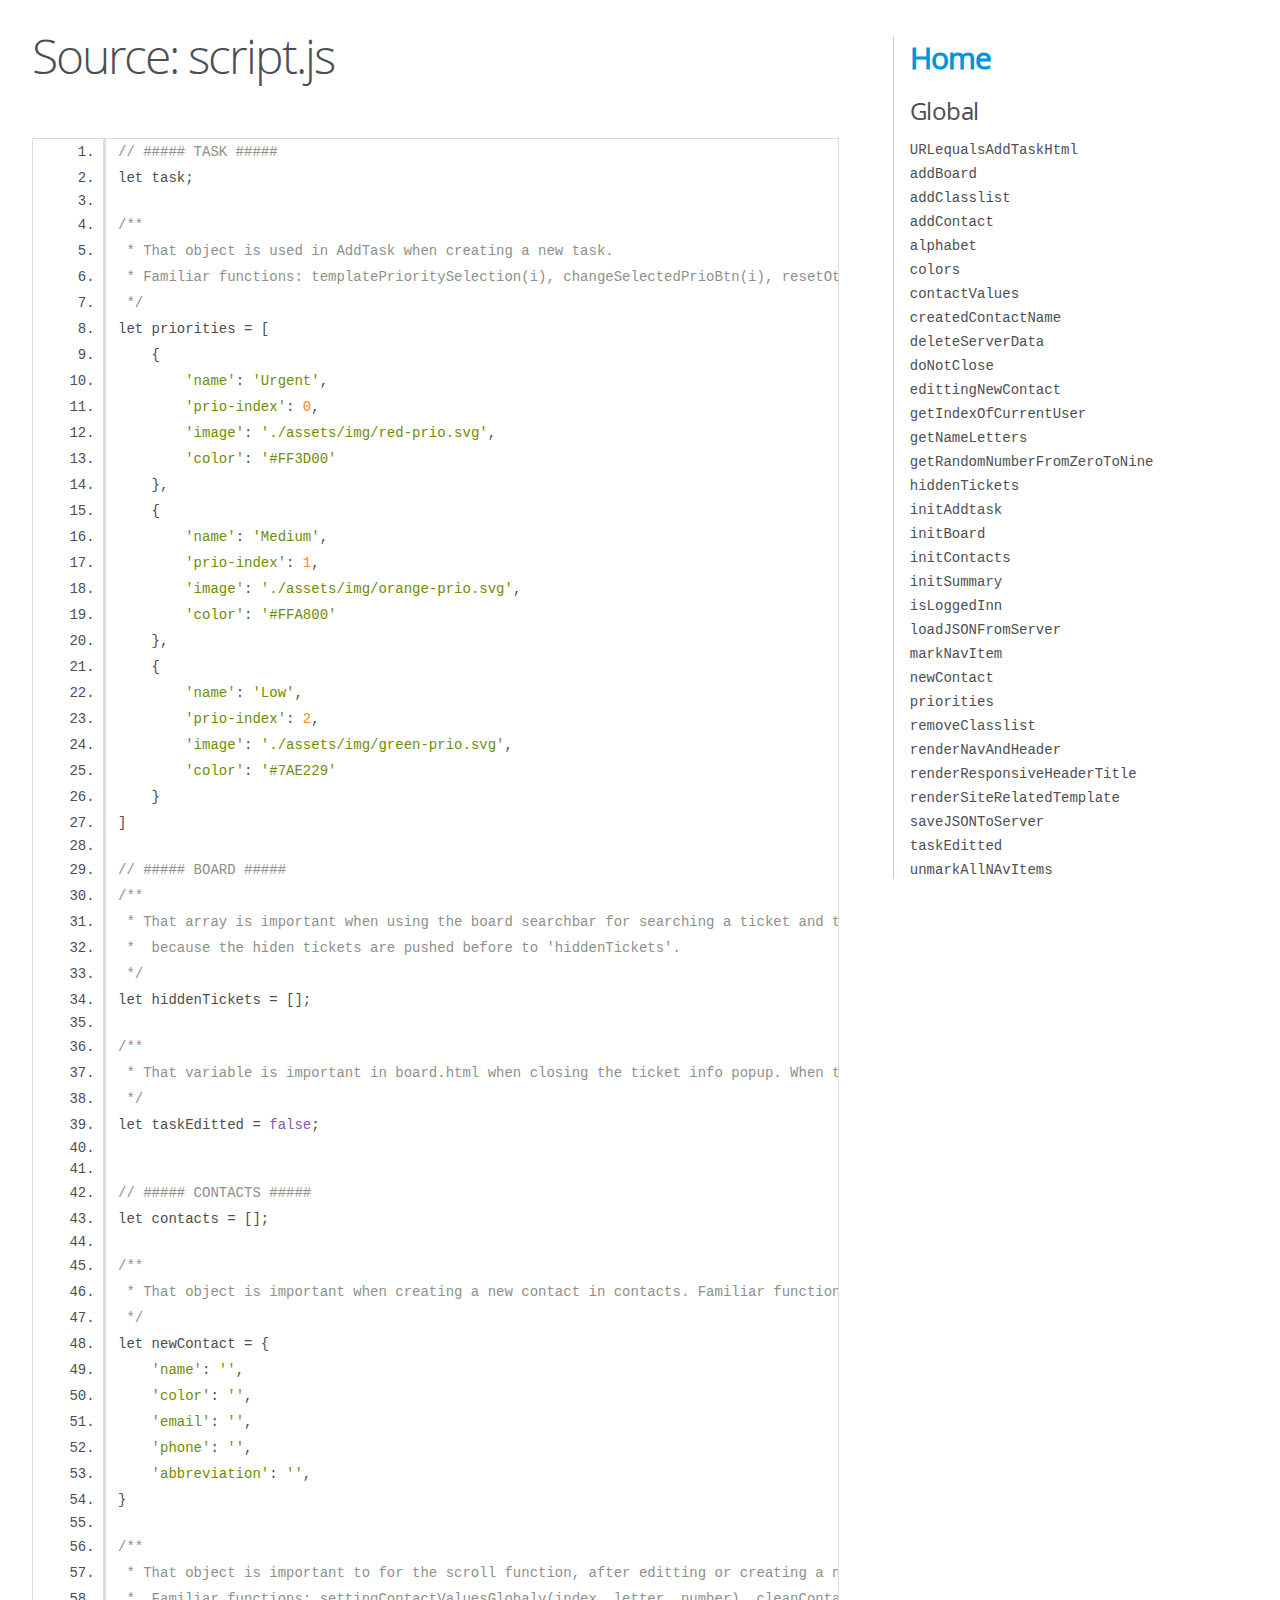
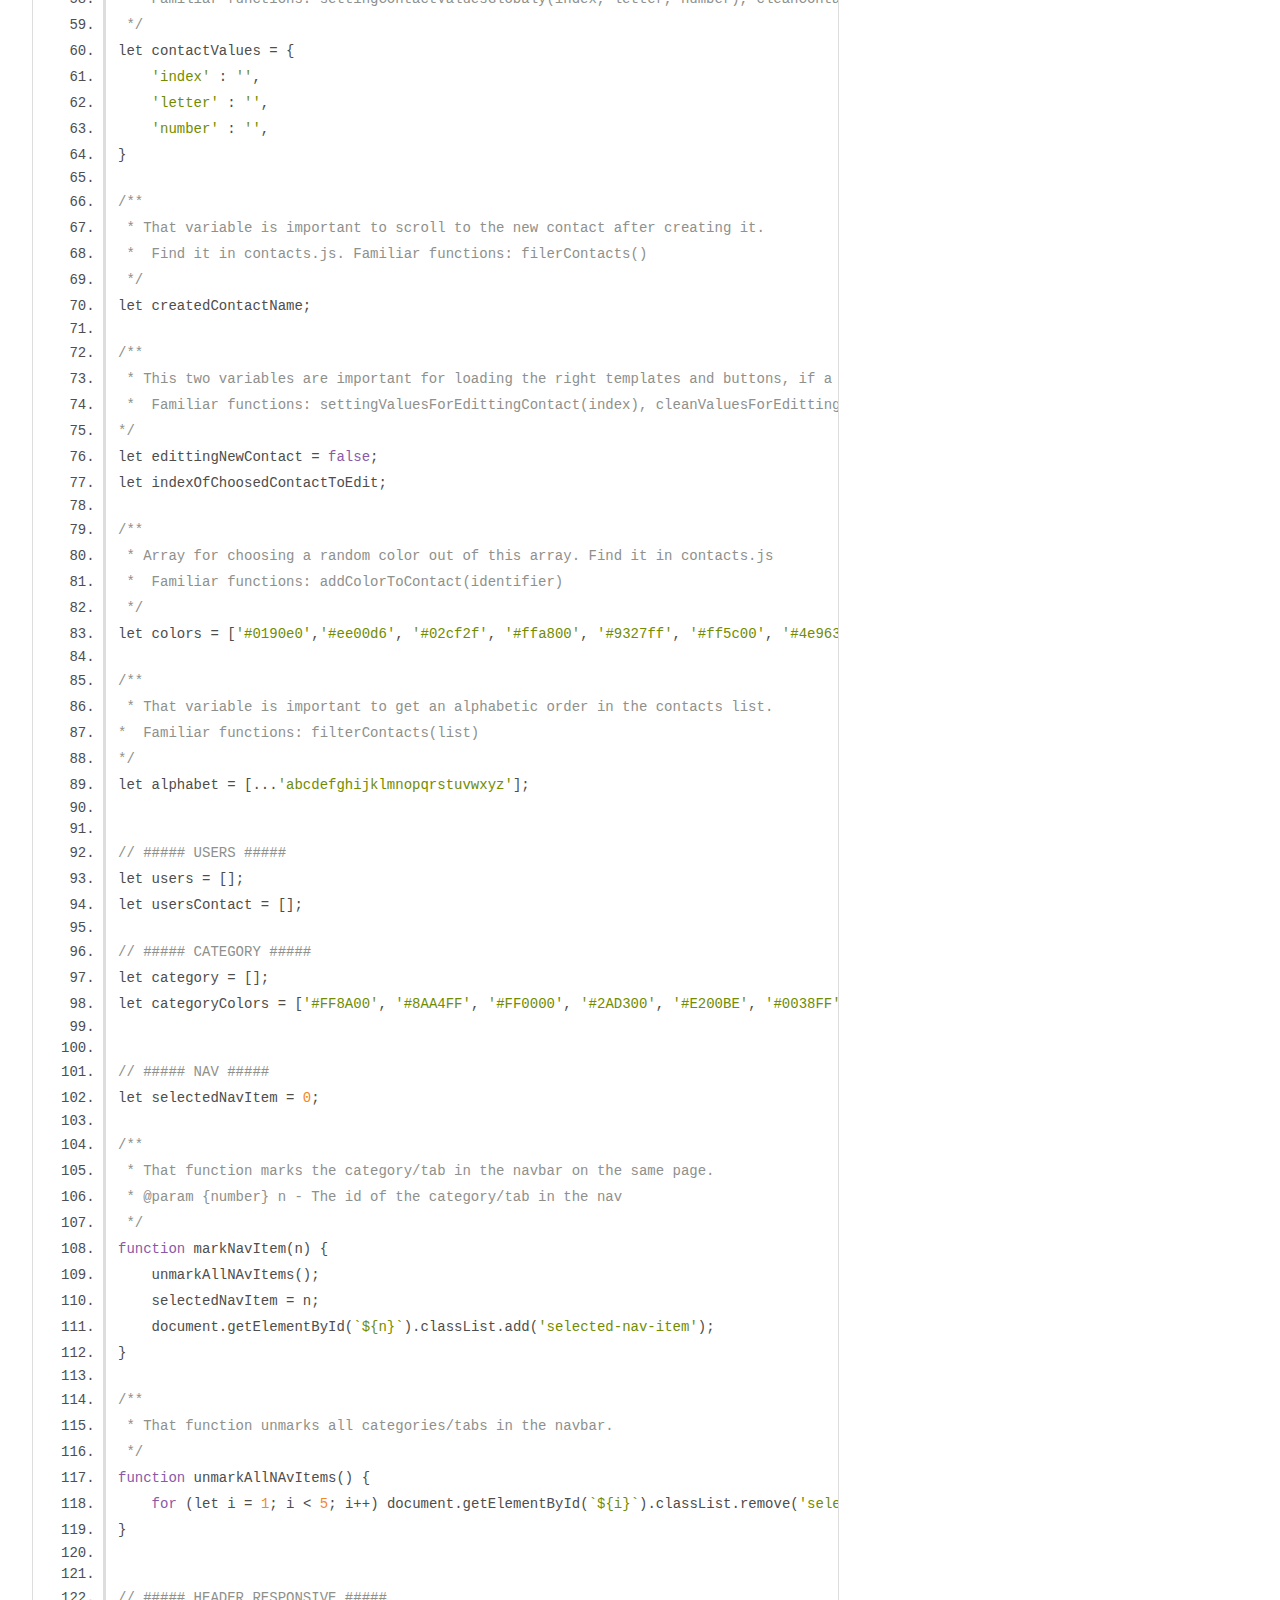
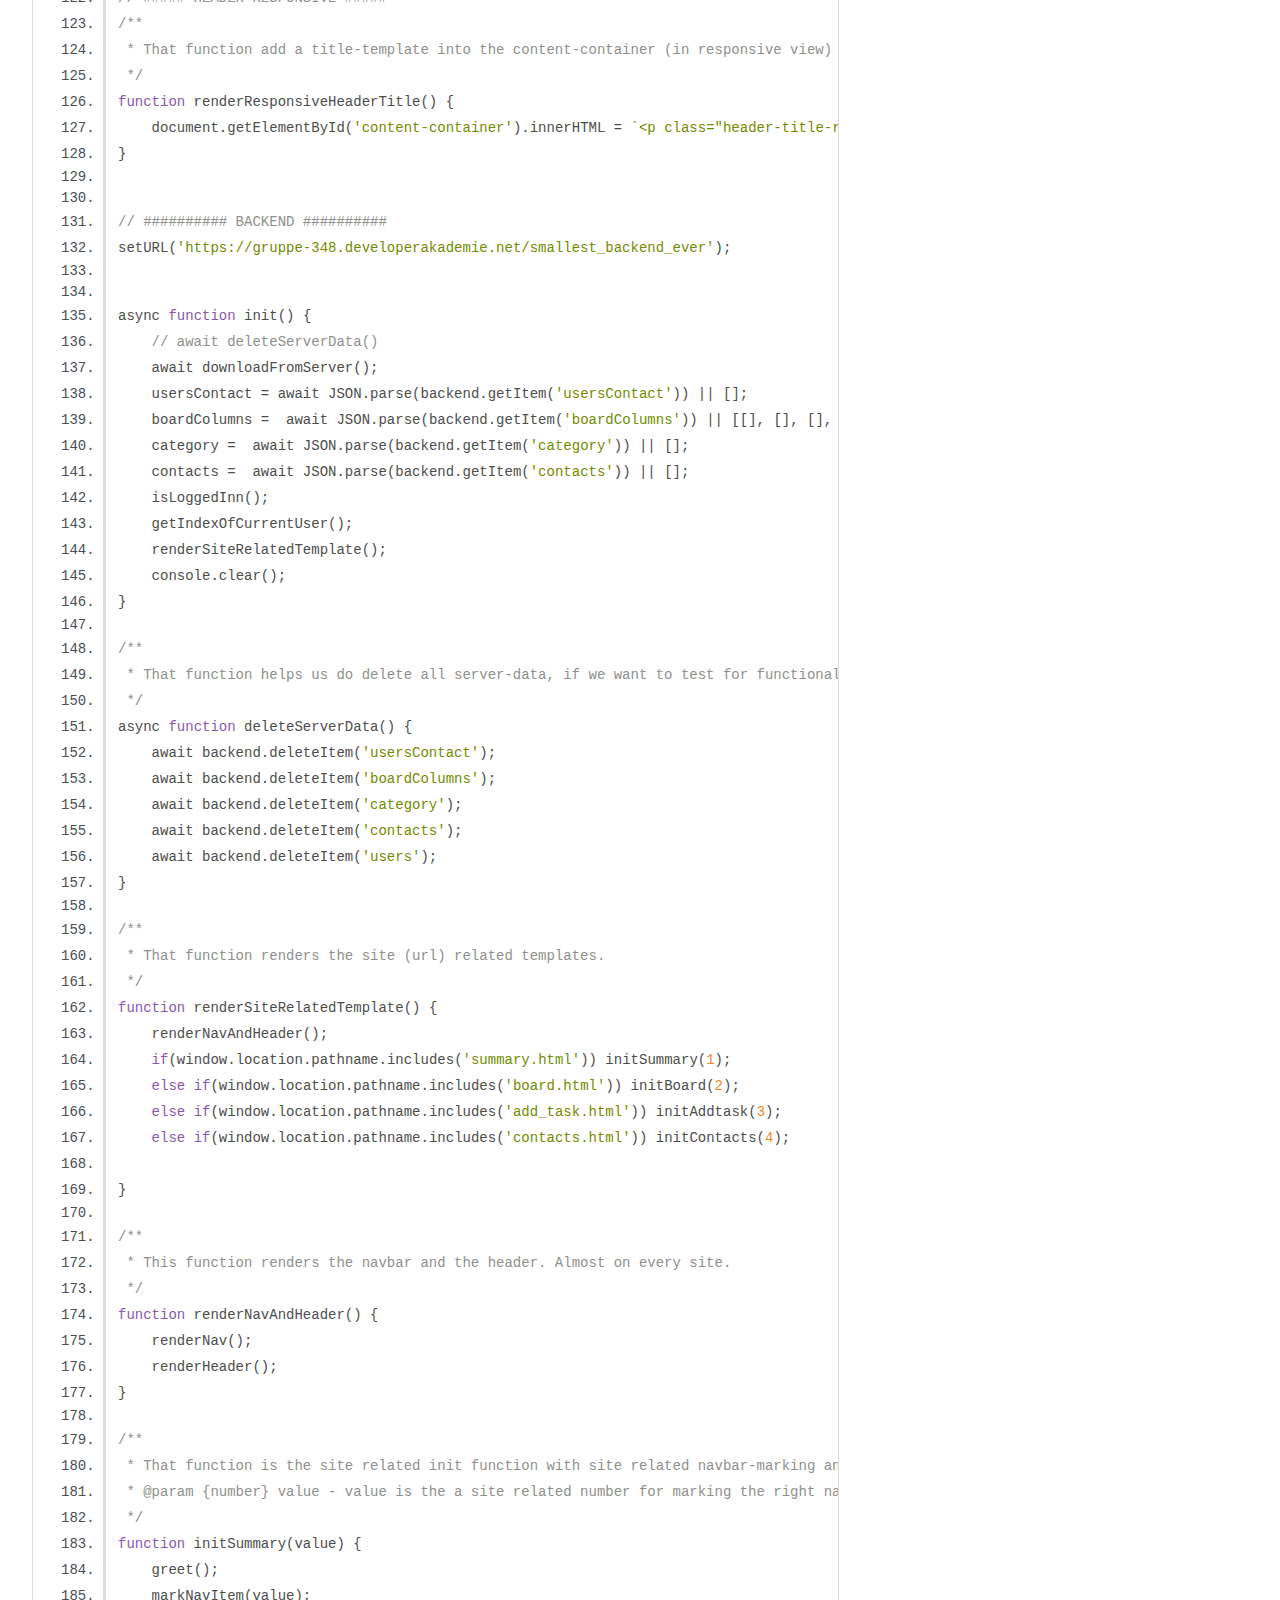
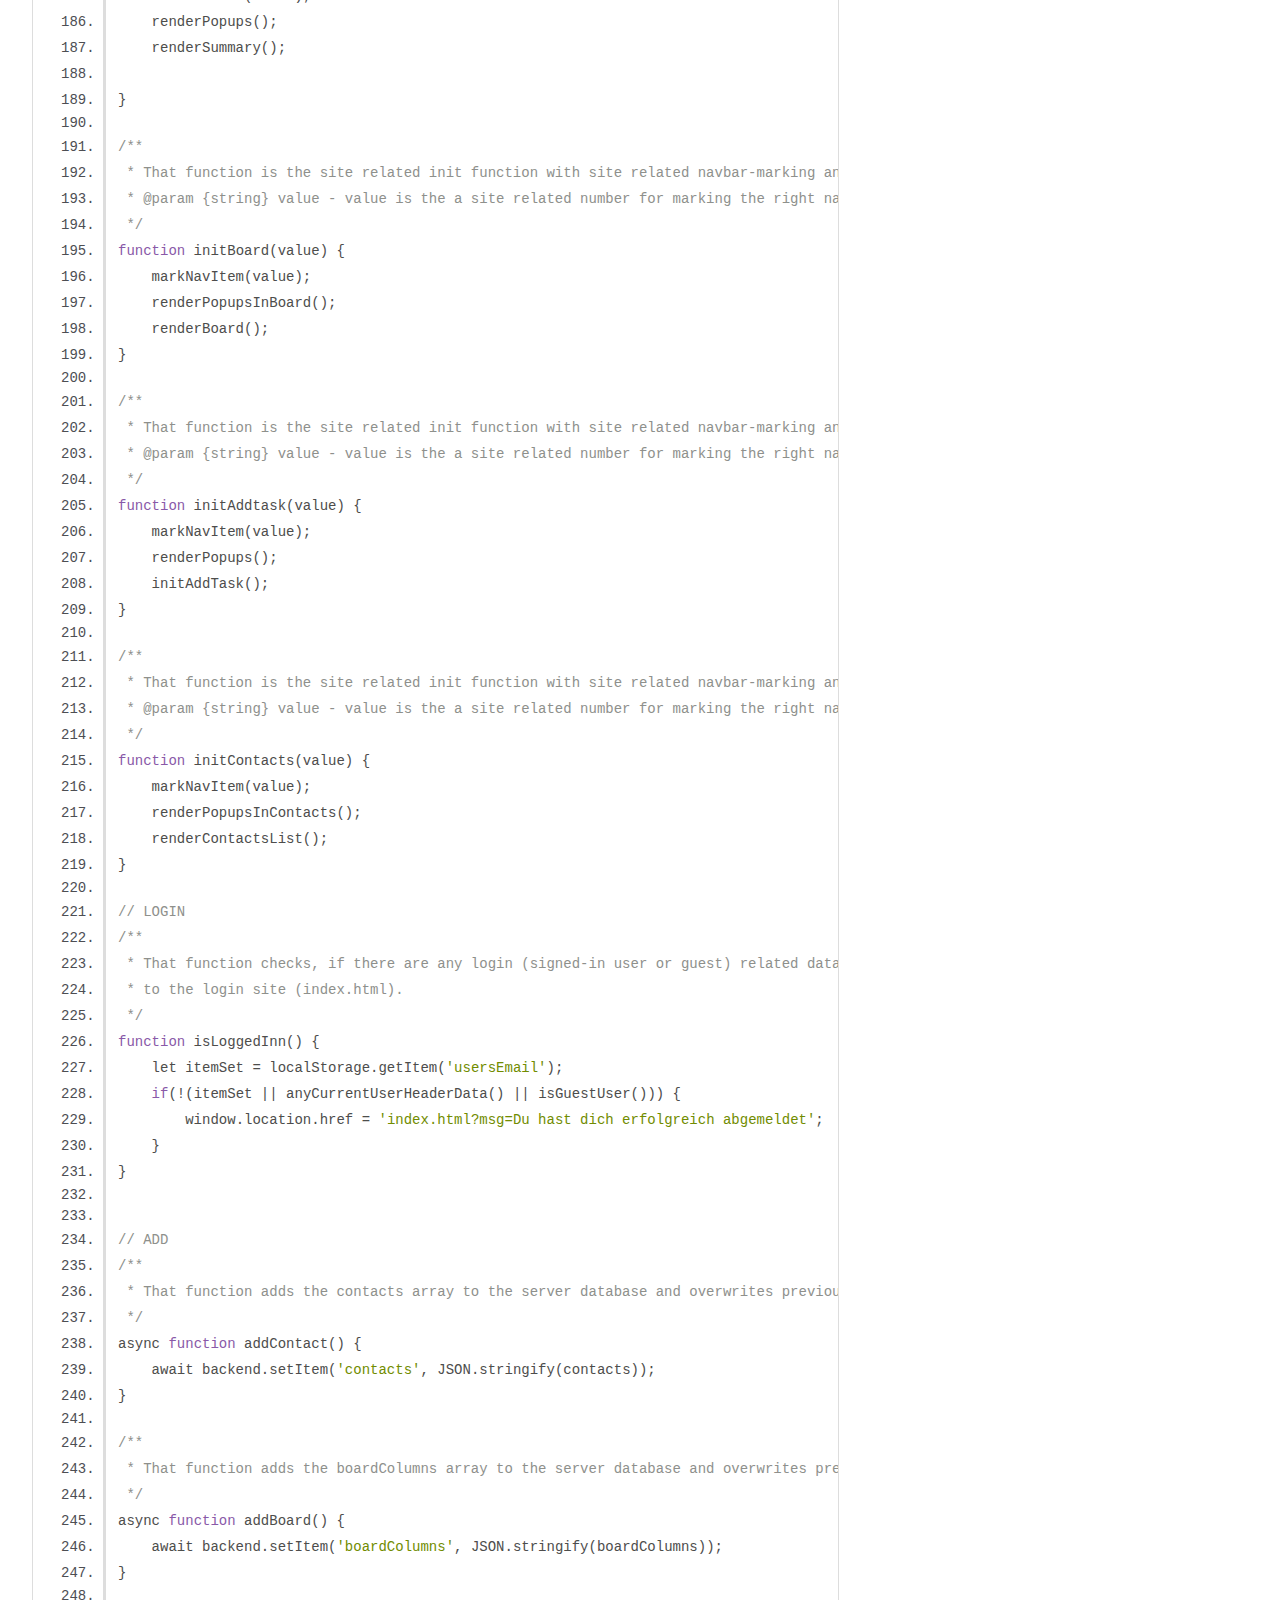
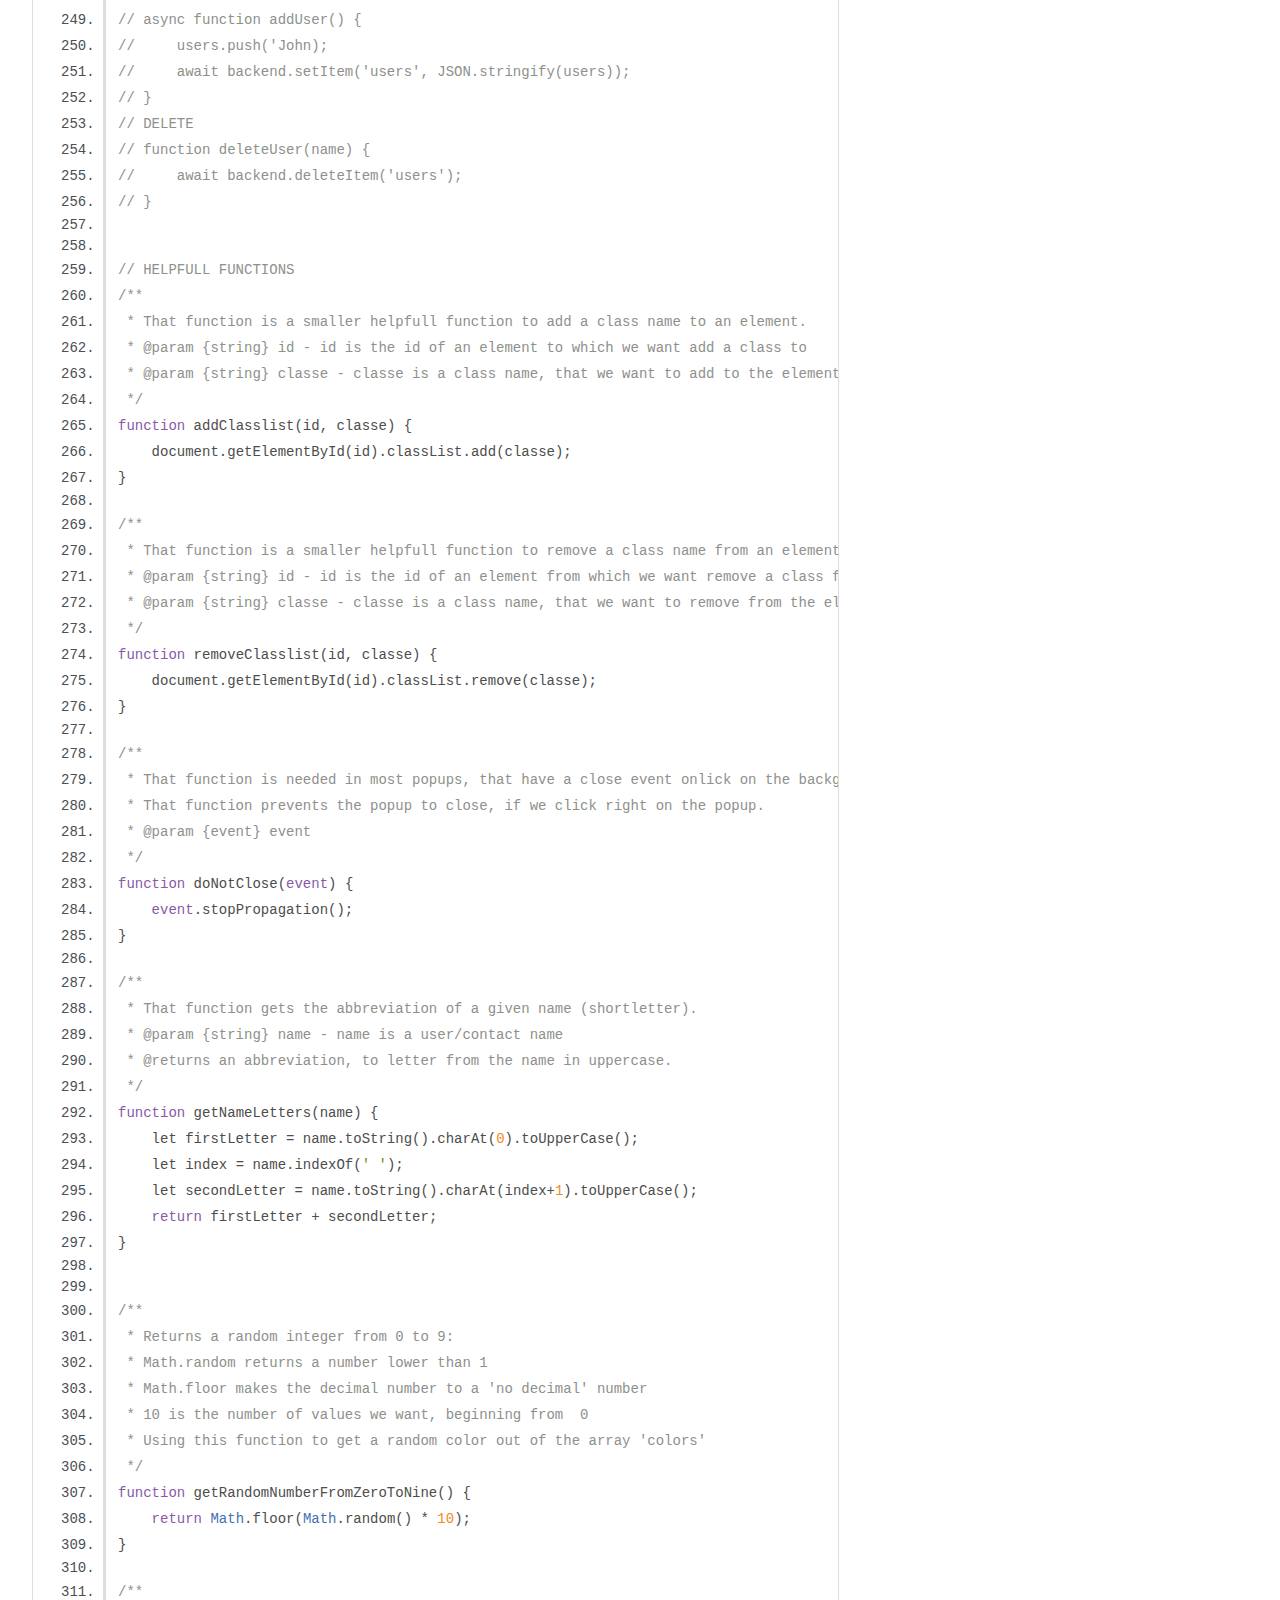
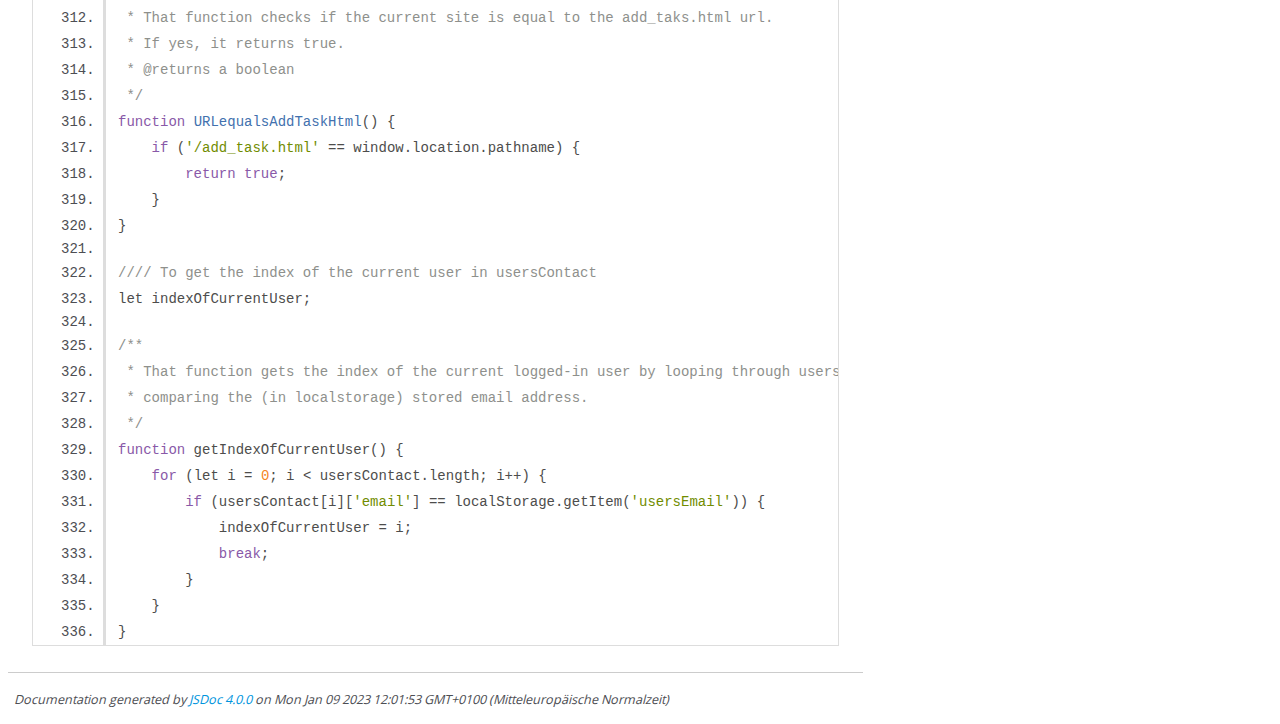
<file: out/script.js.html>
<!DOCTYPE html>
<html lang="en">
<head>
    <meta charset="utf-8">
    <title>JSDoc: Source: script.js</title>

    <script src="scripts/prettify/prettify.js"> </script>
    <script src="scripts/prettify/lang-css.js"> </script>
    <!--[if lt IE 9]>
      <script src="//html5shiv.googlecode.com/svn/trunk/html5.js"></script>
    <![endif]-->
    <link type="text/css" rel="stylesheet" href="styles/prettify-tomorrow.css">
    <link type="text/css" rel="stylesheet" href="styles/jsdoc-default.css">
</head>

<body>

<div id="main">

    <h1 class="page-title">Source: script.js</h1>

    



    
    <section>
        <article>
            <pre class="prettyprint source linenums"><code>// ##### TASK #####
let task;

/** 
 * That object is used in AddTask when creating a new task. 
 * Familiar functions: templatePrioritySelection(i), changeSelectedPrioBtn(i), resetOtherPrioBtns(i) 
 */
let priorities = [
    {
        'name': 'Urgent',
        'prio-index': 0,
        'image': './assets/img/red-prio.svg',
        'color': '#FF3D00'
    },
    {
        'name': 'Medium',
        'prio-index': 1,
        'image': './assets/img/orange-prio.svg',
        'color': '#FFA800'
    },
    {
        'name': 'Low',
        'prio-index': 2,
        'image': './assets/img/green-prio.svg',
        'color': '#7AE229'
    }
]

// ##### BOARD #####
/** 
 * That array is important when using the board searchbar for searching a ticket and than editting it. After the board reloads, only the search results are still visible, 
 *  because the hiden tickets are pushed before to 'hiddenTickets'. 
 */
let hiddenTickets = [];

/** 
 * That variable is important in board.html when closing the ticket info popup. When the ticket was editted, the board needs to be reloaded.  
 */
let taskEditted = false;


// ##### CONTACTS #####
let contacts = [];

/** 
 * That object is important when creating a new contact in contacts. Familiar functions: addAllInputValuesToContact()
 */
let newContact = {
    'name': '',
    'color': '',
    'email': '',
    'phone': '',
    'abbreviation': '',
}

/** 
 * That object is important to for the scroll function, after editting or creating a new contact in "contacts"
 *  Familiar functions: settingContactValuesGlobaly(index, letter, number), cleanContactValues()
 */
let contactValues = {
    'index' : '',
    'letter' : '',
    'number' : '',
}

/** 
 * That variable is important to scroll to the new contact after creating it.
 *  Find it in contacts.js. Familiar functions: filerContacts() 
 */
let createdContactName;

/** 
 * This two variables are important for loading the right templates and buttons, if a contact will be editted or not (creating new contact).
 *  Familiar functions: settingValuesForEdittingContact(index), cleanValuesForEdittingContact()
*/
let edittingNewContact = false;
let indexOfChoosedContactToEdit;

/** 
 * Array for choosing a random color out of this array. Find it in contacts.js
 *  Familiar functions: addColorToContact(identifier)
 */
let colors = ['#0190e0','#ee00d6', '#02cf2f', '#ffa800', '#9327ff', '#ff5c00', '#4e963d', '#32daff', '#007cee', '#cb02cf']

/** 
 * That variable is important to get an alphabetic order in the contacts list. 
*  Familiar functions: filterContacts(list)
*/
let alphabet = [...'abcdefghijklmnopqrstuvwxyz'];


// ##### USERS #####
let users = [];
let usersContact = [];

// ##### CATEGORY #####
let category = [];
let categoryColors = ['#FF8A00', '#8AA4FF', '#FF0000', '#2AD300', '#E200BE', '#0038FF']


// ##### NAV #####
let selectedNavItem = 0;

/**
 * That function marks the category/tab in the navbar on the same page.
 * @param {number} n - The id of the category/tab in the nav
 */
function markNavItem(n) {
    unmarkAllNAvItems();
    selectedNavItem = n;
    document.getElementById(`${n}`).classList.add('selected-nav-item');  
}

/**
 * That function unmarks all categories/tabs in the navbar.
 */
function unmarkAllNAvItems() {
    for (let i = 1; i &lt; 5; i++) document.getElementById(`${i}`).classList.remove('selected-nav-item');
}


// ##### HEADER RESPONSIVE #####
/**
 * That function add a title-template into the content-container (in responsive view)
 */
function renderResponsiveHeaderTitle() {
    document.getElementById('content-container').innerHTML = `&lt;p class="header-title-resp cursor-d">Kanban Project Management Tool&lt;/p>`;
}


// ########## BACKEND ##########
setURL('https://gruppe-348.developerakademie.net/smallest_backend_ever');


async function init() {
    // await deleteServerData()
    await downloadFromServer();
    usersContact = await JSON.parse(backend.getItem('usersContact')) || [];
    boardColumns =  await JSON.parse(backend.getItem('boardColumns')) || [[], [], [], []]; // compare with line 6
    category =  await JSON.parse(backend.getItem('category')) || [];
    contacts =  await JSON.parse(backend.getItem('contacts')) || [];
    isLoggedInn();
    getIndexOfCurrentUser();
    renderSiteRelatedTemplate();
    console.clear();
}

/**
 * That function helps us do delete all server-data, if we want to test for functionality.
 */
async function deleteServerData() {
    await backend.deleteItem('usersContact');
    await backend.deleteItem('boardColumns');
    await backend.deleteItem('category');
    await backend.deleteItem('contacts');
    await backend.deleteItem('users');
}

/**
 * That function renders the site (url) related templates.
 */
function renderSiteRelatedTemplate() {
    renderNavAndHeader();
    if(window.location.pathname.includes('summary.html')) initSummary(1);
    else if(window.location.pathname.includes('board.html')) initBoard(2);
    else if(window.location.pathname.includes('add_task.html')) initAddtask(3);
    else if(window.location.pathname.includes('contacts.html')) initContacts(4);
    
}

/**
 * This function renders the navbar and the header. Almost on every site.
 */
function renderNavAndHeader() {
    renderNav();
    renderHeader();
}

/**
 * That function is the site related init function with site related navbar-marking and content.
 * @param {number} value - value is the a site related number for marking the right navbar element, when entering that site.
 */
function initSummary(value) {
    greet();
    markNavItem(value);
    renderPopups();
    renderSummary();
    
}

/**
 * That function is the site related init function with site related navbar-marking and content.
 * @param {string} value - value is the a site related number for marking the right navbar element, when entering that site.
 */
function initBoard(value) {
    markNavItem(value);
    renderPopupsInBoard();
    renderBoard();
}

/**
 * That function is the site related init function with site related navbar-marking and content.
 * @param {string} value - value is the a site related number for marking the right navbar element, when entering that site.
 */
function initAddtask(value) {
    markNavItem(value);
    renderPopups();
    initAddTask();
}

/**
 * That function is the site related init function with site related navbar-marking and content.
 * @param {string} value - value is the a site related number for marking the right navbar element, when entering that site.
 */
function initContacts(value) {
    markNavItem(value);
    renderPopupsInContacts();
    renderContactsList();
}

// LOGIN 
/**
 * That function checks, if there are any login (signed-in user or guest) related data. If not, the user will be put back
 * to the login site (index.html).
 */
function isLoggedInn() {
    let itemSet = localStorage.getItem('usersEmail');
    if(!(itemSet || anyCurrentUserHeaderData() || isGuestUser())) {
        window.location.href = 'index.html?msg=Du hast dich erfolgreich abgemeldet';
    }
}


// ADD
/**
 * That function adds the contacts array to the server database and overwrites previous saved data on the server.
 */
async function addContact() {
    await backend.setItem('contacts', JSON.stringify(contacts));
}

/**
 * That function adds the boardColumns array to the server database and overwrites previous saved data on the server.
 */
async function addBoard() {
    await backend.setItem('boardColumns', JSON.stringify(boardColumns));
}

// async function addUser() {
//     users.push('John);
//     await backend.setItem('users', JSON.stringify(users));
// }
// DELETE
// function deleteUser(name) {
//     await backend.deleteItem('users');
// }


// HELPFULL FUNCTIONS
/**
 * That function is a smaller helpfull function to add a class name to an element.
 * @param {string} id - id is the id of an element to which we want add a class to 
 * @param {string} classe - classe is a class name, that we want to add to the element
 */
function addClasslist(id, classe) {
    document.getElementById(id).classList.add(classe);
}

/**
 * That function is a smaller helpfull function to remove a class name from an element.
 * @param {string} id - id is the id of an element from which we want remove a class from 
 * @param {string} classe - classe is a class name, that we want to remove from the element
 */
function removeClasslist(id, classe) {
    document.getElementById(id).classList.remove(classe);
}

/**
 * That function is needed in most popups, that have a close event onlick on the background. 
 * That function prevents the popup to close, if we click right on the popup.
 * @param {event} event 
 */
function doNotClose(event) {
    event.stopPropagation();
}

/**
 * That function gets the abbreviation of a given name (shortletter).
 * @param {string} name - name is a user/contact name
 * @returns an abbreviation, to letter from the name in uppercase.
 */
function getNameLetters(name) {
    let firstLetter = name.toString().charAt(0).toUpperCase();  
    let index = name.indexOf(' '); 
    let secondLetter = name.toString().charAt(index+1).toUpperCase();
    return firstLetter + secondLetter;
}


/** 
 * Returns a random integer from 0 to 9:
 * Math.random returns a number lower than 1
 * Math.floor makes the decimal number to a 'no decimal' number
 * 10 is the number of values we want, beginning from  0
 * Using this function to get a random color out of the array 'colors' 
 */
function getRandomNumberFromZeroToNine() {
    return Math.floor(Math.random() * 10);
}

/**
 * That function checks if the current site is equal to the add_taks.html url.
 * If yes, it returns true.
 * @returns a boolean
 */
function URLequalsAddTaskHtml() {
    if ('/add_task.html' == window.location.pathname) {
        return true;
    }
}

//// To get the index of the current user in usersContact
let indexOfCurrentUser;

/**
 * That function gets the index of the current logged-in user by looping through usersContact and 
 * comparing the (in localstorage) stored email address.
 */
function getIndexOfCurrentUser() {
    for (let i = 0; i &lt; usersContact.length; i++) {
        if (usersContact[i]['email'] == localStorage.getItem('usersEmail')) {
            indexOfCurrentUser = i;
            break;
        }
    }
}
</code></pre>
        </article>
    </section>




</div>

<nav>
    <h2><a href="index.html">Home</a></h2><h3>Global</h3><ul><li><a href="global.html#URLequalsAddTaskHtml">URLequalsAddTaskHtml</a></li><li><a href="global.html#addBoard">addBoard</a></li><li><a href="global.html#addClasslist">addClasslist</a></li><li><a href="global.html#addContact">addContact</a></li><li><a href="global.html#alphabet">alphabet</a></li><li><a href="global.html#colors">colors</a></li><li><a href="global.html#contactValues">contactValues</a></li><li><a href="global.html#createdContactName">createdContactName</a></li><li><a href="global.html#deleteServerData">deleteServerData</a></li><li><a href="global.html#doNotClose">doNotClose</a></li><li><a href="global.html#edittingNewContact">edittingNewContact</a></li><li><a href="global.html#getIndexOfCurrentUser">getIndexOfCurrentUser</a></li><li><a href="global.html#getNameLetters">getNameLetters</a></li><li><a href="global.html#getRandomNumberFromZeroToNine">getRandomNumberFromZeroToNine</a></li><li><a href="global.html#hiddenTickets">hiddenTickets</a></li><li><a href="global.html#initAddtask">initAddtask</a></li><li><a href="global.html#initBoard">initBoard</a></li><li><a href="global.html#initContacts">initContacts</a></li><li><a href="global.html#initSummary">initSummary</a></li><li><a href="global.html#isLoggedInn">isLoggedInn</a></li><li><a href="global.html#loadJSONFromServer">loadJSONFromServer</a></li><li><a href="global.html#markNavItem">markNavItem</a></li><li><a href="global.html#newContact">newContact</a></li><li><a href="global.html#priorities">priorities</a></li><li><a href="global.html#removeClasslist">removeClasslist</a></li><li><a href="global.html#renderNavAndHeader">renderNavAndHeader</a></li><li><a href="global.html#renderResponsiveHeaderTitle">renderResponsiveHeaderTitle</a></li><li><a href="global.html#renderSiteRelatedTemplate">renderSiteRelatedTemplate</a></li><li><a href="global.html#saveJSONToServer">saveJSONToServer</a></li><li><a href="global.html#taskEditted">taskEditted</a></li><li><a href="global.html#unmarkAllNAvItems">unmarkAllNAvItems</a></li></ul>
</nav>

<br class="clear">

<footer>
    Documentation generated by <a href="https://github.com/jsdoc/jsdoc">JSDoc 4.0.0</a> on Mon Jan 09 2023 12:01:53 GMT+0100 (Mitteleuropäische Normalzeit)
</footer>

<script> prettyPrint(); </script>
<script src="scripts/linenumber.js"> </script>
</body>
</html>
</file>
<file: font.css>
/* inter-100 - latin */
@font-face {
     font-family: 'Inter';
     font-style: normal;
     font-weight: 100;
     src: url('./assets/font/inter-v12-latin-100.eot'); /* IE9 Compat Modes */
     src: local(''),
          url('./assets/font/inter-v12-latin-100.eot?#iefix') format('embedded-opentype'), /* IE6-IE8 */
          url('./assets/font/inter-v12-latin-100.woff2') format('woff2'), /* Super Modern Browsers */
          url('./assets/font/inter-v12-latin-100.woff') format('woff'), /* Modern Browsers */
          url('./assets/font/inter-v12-latin-100.ttf') format('truetype'), /* Safari, Android, iOS */
          url('./assets/font/inter-v12-latin-100.svg#Inter') format('svg'); /* Legacy iOS */
   }
   /* inter-200 - latin */
   @font-face {
     font-family: 'Inter';
     font-style: normal;
     font-weight: 200;
     src: url('./assets/font/inter-v12-latin-200.eot'); /* IE9 Compat Modes */
     src: local(''),
          url('./assets/font/inter-v12-latin-200.eot?#iefix') format('embedded-opentype'), /* IE6-IE8 */
          url('./assets/font/inter-v12-latin-200.woff2') format('woff2'), /* Super Modern Browsers */
          url('./assets/font/inter-v12-latin-200.woff') format('woff'), /* Modern Browsers */
          url('./assets/font/inter-v12-latin-200.ttf') format('truetype'), /* Safari, Android, iOS */
          url('./assets/font/inter-v12-latin-200.svg#Inter') format('svg'); /* Legacy iOS */
   }
   /* inter-300 - latin */
   @font-face {
     font-family: 'Inter';
     font-style: normal;
     font-weight: 300;
     src: url('./assets/font/inter-v12-latin-300.eot'); /* IE9 Compat Modes */
     src: local(''),
          url('./assets/font/inter-v12-latin-300.eot?#iefix') format('embedded-opentype'), /* IE6-IE8 */
          url('./assets/font/inter-v12-latin-300.woff2') format('woff2'), /* Super Modern Browsers */
          url('./assets/font/inter-v12-latin-300.woff') format('woff'), /* Modern Browsers */
          url('./assets/font/inter-v12-latin-300.ttf') format('truetype'), /* Safari, Android, iOS */
          url('./assets/font/inter-v12-latin-300.svg#Inter') format('svg'); /* Legacy iOS */
   }
   /* inter-regular - latin */
   @font-face {
     font-family: 'Inter';
     font-style: normal;
     font-weight: 400;
     src: url('./assets/font/inter-v12-latin-regular.eot'); /* IE9 Compat Modes */
     src: local(''),
          url('./assets/font/inter-v12-latin-regular.eot?#iefix') format('embedded-opentype'), /* IE6-IE8 */
          url('./assets/font/inter-v12-latin-regular.woff2') format('woff2'), /* Super Modern Browsers */
          url('./assets/font/inter-v12-latin-regular.woff') format('woff'), /* Modern Browsers */
          url('./assets/font/inter-v12-latin-regular.ttf') format('truetype'), /* Safari, Android, iOS */
          url('./assets/font/inter-v12-latin-regular.svg#Inter') format('svg'); /* Legacy iOS */
   }
   /* inter-500 - latin */
   @font-face {
     font-family: 'Inter';
     font-style: normal;
     font-weight: 500;
     src: url('./assets/font/inter-v12-latin-500.eot'); /* IE9 Compat Modes */
     src: local(''),
          url('./assets/font/inter-v12-latin-500.eot?#iefix') format('embedded-opentype'), /* IE6-IE8 */
          url('./assets/font/inter-v12-latin-500.woff2') format('woff2'), /* Super Modern Browsers */
          url('./assets/font/inter-v12-latin-500.woff') format('woff'), /* Modern Browsers */
          url('./assets/font/inter-v12-latin-500.ttf') format('truetype'), /* Safari, Android, iOS */
          url('./assets/font/inter-v12-latin-500.svg#Inter') format('svg'); /* Legacy iOS */
   }
   /* inter-600 - latin */
   @font-face {
     font-family: 'Inter';
     font-style: normal;
     font-weight: 600;
     src: url('./assets/font/inter-v12-latin-600.eot'); /* IE9 Compat Modes */
     src: local(''),
          url('./assets/font/inter-v12-latin-600.eot?#iefix') format('embedded-opentype'), /* IE6-IE8 */
          url('./assets/font/inter-v12-latin-600.woff2') format('woff2'), /* Super Modern Browsers */
          url('./assets/font/inter-v12-latin-600.woff') format('woff'), /* Modern Browsers */
          url('./assets/font/inter-v12-latin-600.ttf') format('truetype'), /* Safari, Android, iOS */
          url('./assets/font/inter-v12-latin-600.svg#Inter') format('svg'); /* Legacy iOS */
   }
   /* inter-700 - latin */
   @font-face {
     font-family: 'Inter';
     font-style: normal;
     font-weight: 700;
     src: url('./assets/font/inter-v12-latin-700.eot'); /* IE9 Compat Modes */
     src: local(''),
          url('./assets/font/inter-v12-latin-700.eot?#iefix') format('embedded-opentype'), /* IE6-IE8 */
          url('./assets/font/inter-v12-latin-700.woff2') format('woff2'), /* Super Modern Browsers */
          url('./assets/font/inter-v12-latin-700.woff') format('woff'), /* Modern Browsers */
          url('./assets/font/inter-v12-latin-700.ttf') format('truetype'), /* Safari, Android, iOS */
          url('./assets/font/inter-v12-latin-700.svg#Inter') format('svg'); /* Legacy iOS */
   }
   /* inter-800 - latin */
   @font-face {
     font-family: 'Inter';
     font-style: normal;
     font-weight: 800;
     src: url('./assets/font/inter-v12-latin-800.eot'); /* IE9 Compat Modes */
     src: local(''),
          url('./assets/font/inter-v12-latin-800.eot?#iefix') format('embedded-opentype'), /* IE6-IE8 */
          url('./assets/font/inter-v12-latin-800.woff2') format('woff2'), /* Super Modern Browsers */
          url('./assets/font/inter-v12-latin-800.woff') format('woff'), /* Modern Browsers */
          url('./assets/font/inter-v12-latin-800.ttf') format('truetype'), /* Safari, Android, iOS */
          url('./assets/font/inter-v12-latin-800.svg#Inter') format('svg'); /* Legacy iOS */
   }
   /* inter-900 - latin */
   @font-face {
     font-family: 'Inter';
     font-style: normal;
     font-weight: 900;
     src: url('./assets/font/inter-v12-latin-900.eot'); /* IE9 Compat Modes */
     src: local(''),
          url('./assets/font/inter-v12-latin-900.eot?#iefix') format('embedded-opentype'), /* IE6-IE8 */
          url('./assets/font/inter-v12-latin-900.woff2') format('woff2'), /* Super Modern Browsers */
          url('./assets/font/inter-v12-latin-900.woff') format('woff'), /* Modern Browsers */
          url('./assets/font/inter-v12-latin-900.ttf') format('truetype'), /* Safari, Android, iOS */
          url('./assets/font/inter-v12-latin-900.svg#Inter') format('svg'); /* Legacy iOS */
   }
</file>
<file: style.css>
*, *:before, *:after {
    -webkit-box-sizing: border-box; 
    -moz-box-sizing: border-box; 
    box-sizing: border-box;
}

html {
    font-family: 'Inter';
    font-size: 12px;
    overflow-x: hidden;
    background-color: #F6F7F8;
}

body {
    padding: 0;
    margin: 0;
}

html, body {
    scroll-behavior: smooth;
}

.flex {
    display: flex;
}

.w-100 {
    width: 100%;
}

.h-100 {
    height: 100%;
}

.column {
    flex-direction: column;
}

.cursor-p {
    cursor: pointer;
}

.cursor-d {
    cursor: default;
}

.d-none {
    display: none !important;
}

.border-none {
    border: none;
}

.relative {
    position: relative;
}

.absolute {
    position: absolute;
}

.justify-center {
    justify-content: center;
}

.align-center {
    align-items: center;
}

.fixed {
    position: fixed;
}

.pointer {
    cursor: pointer;
}

p {
    margin: 0;
}

a {
    text-decoration: none;
}

.auto {
    overflow: auto;
}

.opa-1 {
    opacity: 1;
}

.opa-0 {
    opacity: 0;
}

.legal-notice-wapper {
    padding: 9px;
}

.vertically-center-absolute {
    position: absolute;
    margin-top: auto;
    margin-bottom: auto;
    top: 0;
    bottom: 0;
}


/* colors:
    blue/gray nav-background: #2A3647
    nav-background selected:  #091931
    button hover lightblue: #29ABE2
    lightgray background: #F6F7F8
    orange category: #FF7A00
    contact blue: #0190E0
    contact pink: #EE00D6
    contact green: #02CF2F
*/

.top-page {
    top: 0;
    left: 0;
    right: 0;
    bottom: 0;
    overflow: hidden;
}

.page {
    width: 100%;
    height: 100vh;
}

/* ########## NAV ########## */
.nav {
    min-height: 100vh;
    height: 100%;
    min-width: 170px;
    align-items: center;
    padding: 29vh 0px 66px 0px;
    background-color: #2A3647;
    box-shadow: 0px 0px 4px rgba(0, 0, 0, 0.1);
    color: white;
    z-index: 1;
}

.logo-img{
    width: 70px;
    top: 45px;
    left: auto;
    right: auto;
}

.wrapper {
    width: 100%;
    min-height: 100%;
    overflow-y: hidden;
    transition: all 125ms ease-in-out;
}

.nav-selection {
    height: 100%;
    width: 100%;
    /* padding-top: 12vh; */
    justify-content: space-between;
}

.nav-main-selection {
    align-items: flex-start;
    gap: 8px;
    width: 100%;
    height: 229px;
}

.nav-item {
    justify-content: flex-start;
    align-items: center;
    padding: 0px 15px 0px 40px;
    width: 100%;
    height: 46px;
    gap: 15px;
    cursor: pointer;
    color: white;
}

.nav-summary  img {
    width: 20px;
    height: 20px;
}

.nav-board img {
    width: 20px;
    height: 22px;
}

.nav-add-task img {
    width: 21px;
    height: 20px;
}

.nav-contacts img {
    width: 21px;
    height: 22px;
}

.nav-legal-notice img {
    width: 14px;
}

.selected-nav-item {
    background-color: #091931;
}


/* ########## HEADER ########## */

.header {
    justify-content: space-between;
    align-items: center;
    padding: 20px 36px 20px 100px;
    gap: 34px;
    height: 67px;
    font-size: 16px;
    z-index: 2;
    box-shadow: 0px 4px 4px rgba(0, 0, 0, 0.1);
    background-color: white;
}

.header-right-corner {
    justify-content: center;
    align-items: center;
    gap: 26px;
    width: 106px;
}

.header-menu-resp {
    display: none;
}

.header-title-resp {
    display: none;
}

.header-right-corner-addTask {
    display: none;
}

.help-img {
    width: 20px;
    height: 20px;
}

.header-profil-container {
    justify-content: center;
    align-items: center;
    border-radius: 50%;
    border: 2px solid black;
}

.header-profil {
    border-radius: 50%;
    border: 1px solid white;
    width: 40px;
    height: 40px;
    object-fit: cover;
}

#header-profil-container-user-abbreviation {
    justify-content: center;
    align-items: center;
}

.logo-img-resp {
    display: none;
}


/* ########## POPUP - HEADER PROFIL MENU ########## */

.header-menu-container-full {
    top: 0;
    right: 0;
    width: 100%;
    bottom: 0;
    background-color: transparent;
    z-index: 3;
}

.header-menu-popup-slideIn , .header-menu-popup-slideOut {
    transform: none;
}

.header-menu-container {
    top: 67px;
    width: 100%;
    padding: 0 45px 0 0;
}

.header-menu-spacer {
    width: 100%;
    background-color: transparent;
}

.header-menu {
    justify-content: center;
    align-items: center;
    width: 120px;
    padding: 5px 10px;
    color: white;
    background-color: #2A3647;
    box-shadow: 0px 0px 4px rgba(0, 0, 0, 0.1);
    border-radius: 18px 0px 18px 18px;
    font-weight: lighter;
    font-size: 14px;
}

.header-menu > a {
    text-decoration: none;
    color: white;
}

.header-menu-item {
    padding: 10px;
}

/* ########## CONTENT ########## */
.wrapper > .content-container {
    background-color: #F6F7F8;
    width: 100%;
    height: 100%;
    overflow-y: auto;
    scroll-behavior: smooth;
}

/* ########## POPUP TASK CREATED ########## */
.absolute-centered {
    width: fit-content;
    position: absolute;
    align-items: center;
    margin: 0 auto;
    left: 0;
    right: 0;
}

.pop-up-created-task {
    transform: translateY(100vh);
    z-index: 999;
    background-color: #2A3647;
    color: white;
    border-radius: 9px;
    padding: 10px 18px;
    justify-content: space-between;
    gap: 18px;
    font-size: 16px;
    font-weight: bold;
}

.create-task-animation {
    animation-name: slideUP; /* Animation is in add_task_only.css and board.css*/
    animation-duration: 225ms;
    animation-fill-mode: forwards;
}

@keyframes display {
    from {opacity: 0;}
    to {opacity: 1;}
}


/* ########## RESPONSIVE ########## */

@media screen and (min-width: 1500px) {
    .nav-item {
        font-size: 14px;
    }
}


@media screen and (max-width: 1010px) {
    .header {
        padding-left: 20px;
    }
}

@media screen and (max-width: 1000px) {
    .nav {
        min-width: 141px;
    }
    .nav-item {
        padding-left: 25px;
    }
}

@media screen and (max-width: 800px) {
    /* NAV */
    .nav {
        flex-direction: row;
        width: 100%;
        height: 100%;
        max-height: 95px;
        min-height: 95px;
        padding: 0;

        position: fixed;
        bottom: 0;
        left: 0;
        z-index: 2;
    }

    .logo-img {
        display: none;
    }

    .nav-selection {
        justify-content: space-between;
        display: block;
        height: 100%;
        width: 100%;
    }

    .nav-main-selection {
        flex-direction: row;
        align-items: center;
        justify-content: space-evenly;
        width: 100%;
        height: 100%;
    }

    .nav-item {
        justify-content: flex-end;
        align-items: center;
        flex-direction: column;
        gap: 9px; 
        width: 82px;
        height: 100%;        
        padding: 5px 5px 21px 5px;
    }

    .nav-item p {
        font-size: 15px;
    }

    .nav-summary img {
        width: 22px;
        height: 22px;
    }

    .nav-board img {
        width: 31px;
        height: 31px;
    }

    .nav-add-task img {
        width: 30px;
        height: 29px;
    }

    .nav-contacts img {
        width: 35px;
        height: 37px;
    }

    .nav-board {
        gap: 6px;
    }

    .nav-add-task {
        gap: 10px;
    }

    .nav-contacts {
        gap: 6px;
    }

    .nav-legal-notice {
        display: none;
    }

    /* HEADER */
    .header {
        position: fixed;
        top: 0;
        left: 0;
        width: 100%;
        justify-content: flex-end;
        padding: 5px 22px 5px 30px;
    }

    .header-title, .help-img {
        display: none;
    }

    .header-title-resp {
        display: block;
        font-size: 16px;
        font-weight: normal;
        margin-top: 99px;
        margin-left: 30px;
        padding-bottom: 16px;
    }

    .logo-img-resp {
        display: block;
        top: 17px;
        left: 23px;
        width: 30px;
    }

    .header-right-corner {
        justify-content: flex-end;
    }

    /* HEADER MENU POPUP*/
    .header-menu-container-full {
        transform: translateX(140px);
        transition: transform 125ms ease-in-out;
    }

    .header-menu-popup-slideIn {
        transform: translateX(0);
    }
    
    .header-menu-popup-slideOut {
        transform: translateX(140px);   
    }

    .header-menu-container{
        padding: 0 21px 0 0;
    }

    .header-menu {
        align-items: flex-start;
        padding: 15px 15px 15px 15px;
        gap: 15px;
        min-width: 110px;
    }

    .header-menu-resp {
        display: unset;
    }

    .header-menu-item {
        padding: 0;
    }

    /* HEADER ADDTASTK BUTTON */
    .header-create-btn {
        align-items: center;
        justify-content: space-between;
        background-color: #2A3647;
        color: white;
        transition: background-color 125ms, color 125ms, border 125ms, box-shadow 125ms ease-in-out;
        padding: 12px 10px;
        border-radius: 10px;
        gap: 10px;
    }

    .header-create-btn:hover {
        background-color: #29ABE2;
        box-shadow: 0px 3px 3px rgba(0, 0, 0, 0.2);
    } 

    .header-create-btn > p {
        font-weight: bold;
        font-size: 20px;
    }

    .header-create-btn > img {
        width: 20px;
    }

    /* CREATE TASK POP-UP*/
    .pop-up-created-task {
        transform: translateY(70vh);
        opacity: 0;
    }

    .create-task-animation {
        animation-name: display;
        animation-timing-function: ease-in-out;
        animation-duration: 125ms;
    }
}

@media screen and (max-width: 400px) {
    .nav {
        padding: 0 10px 0 10px;
        max-height: 80px;
        min-height: 80px;
    }

    .nav-main-selection {
        justify-content: space-between;
    }

    .nav-item {
        padding: 5px 5px 15px 5px;
    }

    .nav-item p {
        font-size: 12px;
    }
}

@media screen and (max-width: 300px) {
    .nav {
        padding: 0px 5px 0px 5px;
        max-height: 58px;
        min-height: 56px;
    }

    .nav-main-selection {
        gap: 6px;
    }

    .nav-item {
        width: 70px;
        padding: 5px 5px 7px 5px;
    }

    .nav-item p {
        font-size: 10px;
    }

    .nav-summary img {
        width: 18px;
        height: 18px;
    }

    .nav-board img {
        width: 26px;
        height: 24px;
    }

    .nav-add-task img {
        width: 21px;
        height: 20px;
    }

    .nav-contacts img {
        width: 26px;
        height: 27px;
    }

    .nav-contacts {
        gap: 7px;
    }

    .header-title-resp {
        margin-top: 92px;
        margin-left: 10px;
        padding-bottom: 16px;
        font-size: 14px;
    }
}
</file>
<file: log_in.css>
body {
    margin: 0;
    background-color: #F6F7F8;

    display: flex;
    flex-direction: column;
}



.signContainer,
.logPool {
    -webkit-animation: fadeInFromNone 0.7s ease-out;
    -moz-animation: fadeInFromNone 0.7s ease-out;
    -o-animation: fadeInFromNone 0.7s ease-out;
    animation: fadeInFromNone 0.7s ease-out;
}

@keyframes fadeInFromNone {
    0% {
        display: none;
        opacity: 0;
    }

    20% {
        display: block;
        opacity: 0;
    }

    50% {
        display: block;
        opacity: 0;
    }

    75% {
        display: block;
        opacity: 0;
    }

    100% {
        display: block;
        opacity: 1;
    }
}


.joinLogo {
    width: 70px;
    position: absolute;
    left: 50px;
    top: 50px;


    animation: joinLogo 1s ease-in-out;
    animation-direction: normal;
    z-index: 1;
}

.joinLogo2 {
    width: 8%;
    position: absolute;
    left: 50px;
    top: 50px;

    animation: joinLogo2 1s ease-in-out;
    animation-direction: normal;
    z-index: 1;
    display: none;
}

@keyframes joinLogo {
    0% {
        width: 200px;
        left: 40%;
        top: 40vh;

    }

    50% {
        width: 200px;
        left: 40%;
        top: 40vh;
    }

    100% {
        left: 50px;
        top: 50px;
    }
}

@keyframes joinLogo2 {
    0% {
        width: 200px;
        left: 50%;
        top: 40vh;
    }

    50% {
        width: 200px;
        left: 50%;
        top: 40vh;
    }

    100% {
        width: 55px;
        left: 35px;
        top: 35px;
    }
}

.signContainer {
    display: flex;
    position: absolute;
    top: 70px;
    right: 120px;
    align-items: center;
    gap: 20px;

    /* -webkit-animation: fadeInFromNone 0.5s ease-out;
    -moz-animation: fadeInFromNone 0.5s ease-out;
    -o-animation: fadeInFromNone 0.5s ease-out;
    animation: fadeInFromNone 0.5s ease-out; */
}

.signContainer2 {
    display: none;
    gap: 15px;
}

.signButton {
    background-color: #2A3647;
    width: 73px;
    height: 42px;
    display: flex;
    justify-content: center;
    align-items: center;
    border-radius: 7px;
    color: white;
    cursor: pointer;
    transition: background-color 125ms, color 125ms, border 125ms, box-shadow 125ms ease-in-out;
    font-weight: bold;
}

.signButton:hover {
    background-color: #29ABE2;
    box-shadow: 0px 3px 3px rgba(0, 0, 0, 0.2);
}

.signButton1,
.signButton2 {
    display: flex;
    align-items: center;
    justify-content: center;
    background-color: #2A3647;
    color: white;
    padding: 7px;
    border-radius: 7px;
    cursor: pointer;
    font-weight: bold;
    transition: background-color 125ms, color 125ms, border 125ms, box-shadow 125ms ease-in-out;
    font-size: 17px;
    height: 100%;
}

.signButton1 {
    width: 120px;
    border: none;
}

.signButton2 {
    width: 130px;
    background-color: white;
    border: #2A3647 1px solid;
    color: #2A3647;
}

.signButton1:hover {
    background-color: #29ABE2;
    box-shadow: 0px 3px 3px rgba(0, 0, 0, 0.2);
}

.signButton2:hover {
    color: #29ABE2;
    border: #29ABE2 2px solid;
    box-shadow: 0px 3px 3px rgba(0, 0, 0, 0.2);
}

.signText {
    font-size: 20px;
}

.decoNone {
    text-decoration: none;
}

.logPool {
    background-color: #F6F7F8;
    height: 100vh;
    display: flex;
    justify-content: center;
    align-items: center;
    flex-direction: column;
}

.logContainer {
    width: 600px;
    background-color: #FFFFFF;
    border-radius: 30px;
    position: relative;
    padding: 30px 130px;
    box-shadow: 0px 0px 14px 3px rgba(0, 0, 0, 0.04);
}

.logPool1 {
    display: flex;
    flex-direction: column;
    align-items: center;
    gap: 24px;
}

.logo-and-underline {
    align-items: center;
    gap: 14px;
}

.underline {
    width: 132px;
    height: 4px;
}

.logText {
    font-size: 60px;
    font-weight: bold;
}

.input-and-check-and-btns {
    align-items: center;
}

.input-relative {
    height: 44px;
    width: 100%;
}

.inputs {
    display: flex;
    flex-direction: column;
    align-items: center;
    gap: 42px;
    width: 100%;
}

.input {
    padding: 0 0 0 12px;
    border: 1px solid lightgray;
    font-size: 15px;
    outline: none;

    height: 100%;
    border-radius: 8px;
    width: 100%;
}


.input-icon {
    right: 8%;
    width: 18px;
}

.inputCheck {
    margin-right: 15px;
    cursor: pointer;
}

.check-and-btns {
    gap: 28px;
    width: 85%;
    padding-top: 25px;
}

.checkPool {
    display: flex;
    justify-content: space-between;
}

.checkContainer {
    display: flex;
    align-items: center;
    ;
}

.forgotText {
    text-decoration: none;
    color: #94D5F1;
    font-size: 13px;
    font-family: 'Noto Sans', sans-serif;
}

.checkText {
    font-size: 13px;
    font-family: 'Noto Sans', sans-serif;
}

.buttonContainer {
    display: flex;
    justify-content: space-between;
    height: 44px;
}

.d-none {
    display: none;
}

.indexError {
    padding-top: 5px;
    color: red;
}

.input-relative {
    position: relative;
    height: 44px;
}

@media(max-width: 800px) {
    .joinLogo {
        width: 55px;
        left: 35px;
        top: 35px;
    }

    @keyframes joinLogo {
        0% {
            width: 200px;
            left: 30%;
            top: 40vh;

        }

        50% {
            width: 200px;
            left: 30%;
            top: 40vh;
        }

        100% {
            width: 55px;
            left: 35px;
            top: 35px;
        }
    }
}

@media(max-width: 740px) {
    .logPool {
        margin-top: 50px;
        height: calc(100vh - 50px)
    }

    .logContainer {
        width: 490px;
        padding: 30px 82px;
    }

    .signContainer {
        right: 68px !important;
    }
}

@media(max-width: 530px) {
    .logPool {
        margin-top: 66px;
        justify-content: space-evenly;
        height: 89vh;
    }

    .logContainer {
        width: 350px;
        padding: 30px;
    }

    .check-and-btns {
        width: 100%;
    }

    .signContainer {
        display: none;
    }

    .signContainer2 {
        display: unset;
        width: 100%;
        display: flex;
        align-items: center;
        justify-content: center;
    }

    .underline {
        width: 130px;
        height: 4px;
    }


    .checkPool {
        flex-direction: column-reverse;
        gap: 20px;
    }

    .buttonContainer {
        flex-direction: column;
        align-items: center;
        gap: 14px;
        height: 110px;
    }

    .signButton1,
    .signButton2 {
        width: 170px;
        font-size: 14px;
        padding: 14px;
    }

    .signButton1 {
        border: none;
    }

    .logText {
        font-size: 45px;
    }

    .underline {
        width: 92px;
    }

    @media screen and (max-height: 815px) {
        .logContainer {
            padding: 8px 30px 16px 30px;
        }

        .logPool1 {
            gap: 13px;
        }

        .logo-and-underline {
            gap: 4px;
        }

        .input-and-check-and-btns {
            gap: 20px;
        }

        .inputs {
            gap: 20px;
        }

        .check-and-btns {
            gap: 20px;
        }

        .checkPool {
            gap: 12px;
        }
    }
}



@media(max-width: 390px) {
    .logContainer {
        width: 320px;
    }
}



@media(max-width: 350px) {
    .joinLogo {
        z-index: 3;
    }

    @keyframes joinLogo {
        0% {
            width: 150px;
            left: 25%;
            top: 40vh;
            opacity: 0;
            z-index: 3;
        }

        25% {
            opacity: 0;
        }

        50% {
            width: 150px;
            left: 25%;
            top: 40vh;

            opacity: 0;
        }

        78% {
            opacity: 0;
        }

        100% {
            opacity: 1;
            width: 55px;
            left: 35px;
            top: 35px;
        }
    }

    .joinLogo2 {
        width: 70px;
        display: unset;
        opacity: 0;
        z-index: 3;

    }

    @keyframes joinLogo2 {
        0% {
            width: 150px;
            left: 25%;
            top: 40vh;
            opacity: 1;
            z-index: 5;
        }

        25% {
            opacity: 1;

        }

        50% {
            width: 150px;
            left: 25%;
            top: 40vh;

            opacity: 1;
        }

        75% {
            opacity: 1;
        }

        100% {
            width: 55px;
            left: 35px;
            top: 35px;
            opacity: 0;
            display: none;
        }
    }

    .logContainer {
        width: 300px;
        padding: 20px;
        height: unset;
    }

    .logText {
        font-size: 44px;
    }

    .underline {
        width: 92px;
    }

    .checkPool {
        width: 100%;
    }

    .input-and-check-and-btns {
        gap: 23px;
    }

    .input {
        width: 87%;
    }

    .input-icon {
        right: 20%;
        top: 26.5%;
    }

    .signButton1,
    .signButton2 {
        font-size: 14px;
        width: 170px;
    }

    .signContainer {
        margin-top: 39px;
    }

    .logPool {
        padding-top: 124px;
        height: 100vh;
        margin-top: unset;
    }


    .animationContainer {
        -webkit-animation: intro 2s ease-in-out;
        -moz-animation: intro 2s ease-in-out;
        -o-animation: intro 2s ease-in-out;
        animation: intro 2s ease-in-out;


        height: 100vh;
    }

    @keyframes intro {
        0% {
            display: block;
            opacity: 1;
            background-color: #2A3647;
        }

        20% {
            display: block;
            opacity: 1;
            background-color: #2A3647;
        }

        40% {
            display: block;
            opacity: 1;
            background-color: #2A3647;
        }

        50% {
            display: block;
            opacity: 1;
            background-color: #2A3647;
        }

        75% {
            opacity: 1;
            display: block;
            opacity: 1;
        }

        90% {
            background-color: #2A3647;
            opacity: 1;
        }

        100% {
            background-color: #2A3647;
            display: block;
            opacity: 1;
        }
    }
}
</file>
<file: out/styles/prettify-tomorrow.css>
/* Tomorrow Theme */
/* Original theme - https://github.com/chriskempson/tomorrow-theme */
/* Pretty printing styles. Used with prettify.js. */
/* SPAN elements with the classes below are added by prettyprint. */
/* plain text */
.pln {
  color: #4d4d4c; }

@media screen {
  /* string content */
  .str {
    color: #718c00; }

  /* a keyword */
  .kwd {
    color: #8959a8; }

  /* a comment */
  .com {
    color: #8e908c; }

  /* a type name */
  .typ {
    color: #4271ae; }

  /* a literal value */
  .lit {
    color: #f5871f; }

  /* punctuation */
  .pun {
    color: #4d4d4c; }

  /* lisp open bracket */
  .opn {
    color: #4d4d4c; }

  /* lisp close bracket */
  .clo {
    color: #4d4d4c; }

  /* a markup tag name */
  .tag {
    color: #c82829; }

  /* a markup attribute name */
  .atn {
    color: #f5871f; }

  /* a markup attribute value */
  .atv {
    color: #3e999f; }

  /* a declaration */
  .dec {
    color: #f5871f; }

  /* a variable name */
  .var {
    color: #c82829; }

  /* a function name */
  .fun {
    color: #4271ae; } }
/* Use higher contrast and text-weight for printable form. */
@media print, projection {
  .str {
    color: #060; }

  .kwd {
    color: #006;
    font-weight: bold; }

  .com {
    color: #600;
    font-style: italic; }

  .typ {
    color: #404;
    font-weight: bold; }

  .lit {
    color: #044; }

  .pun, .opn, .clo {
    color: #440; }

  .tag {
    color: #006;
    font-weight: bold; }

  .atn {
    color: #404; }

  .atv {
    color: #060; } }
/* Style */
/*
pre.prettyprint {
  background: white;
  font-family: Consolas, Monaco, 'Andale Mono', monospace;
  font-size: 12px;
  line-height: 1.5;
  border: 1px solid #ccc;
  padding: 10px; }
*/

/* Specify class=linenums on a pre to get line numbering */
ol.linenums {
  margin-top: 0;
  margin-bottom: 0; }

/* IE indents via margin-left */
li.L0,
li.L1,
li.L2,
li.L3,
li.L4,
li.L5,
li.L6,
li.L7,
li.L8,
li.L9 {
  /* */ }

/* Alternate shading for lines */
li.L1,
li.L3,
li.L5,
li.L7,
li.L9 {
  /* */ }
</file>
<file: out/styles/jsdoc-default.css>
@font-face {
    font-family: 'Open Sans';
    font-weight: normal;
    font-style: normal;
    src: url('../fonts/OpenSans-Regular-webfont.eot');
    src:
        local('Open Sans'),
        local('OpenSans'),
        url('../fonts/OpenSans-Regular-webfont.eot?#iefix') format('embedded-opentype'),
        url('../fonts/OpenSans-Regular-webfont.woff') format('woff'),
        url('../fonts/OpenSans-Regular-webfont.svg#open_sansregular') format('svg');
}

@font-face {
    font-family: 'Open Sans Light';
    font-weight: normal;
    font-style: normal;
    src: url('../fonts/OpenSans-Light-webfont.eot');
    src:
        local('Open Sans Light'),
        local('OpenSans Light'),
        url('../fonts/OpenSans-Light-webfont.eot?#iefix') format('embedded-opentype'),
        url('../fonts/OpenSans-Light-webfont.woff') format('woff'),
        url('../fonts/OpenSans-Light-webfont.svg#open_sanslight') format('svg');
}

html
{
    overflow: auto;
    background-color: #fff;
    font-size: 14px;
}

body
{
    font-family: 'Open Sans', sans-serif;
    line-height: 1.5;
    color: #4d4e53;
    background-color: white;
}

a, a:visited, a:active {
    color: #0095dd;
    text-decoration: none;
}

a:hover {
    text-decoration: underline;
}

header
{
    display: block;
    padding: 0px 4px;
}

tt, code, kbd, samp {
    font-family: Consolas, Monaco, 'Andale Mono', monospace;
}

.class-description {
    font-size: 130%;
    line-height: 140%;
    margin-bottom: 1em;
    margin-top: 1em;
}

.class-description:empty {
    margin: 0;
}

#main {
    float: left;
    width: 70%;
}

article dl {
    margin-bottom: 40px;
}

article img {
  max-width: 100%;
}

section
{
    display: block;
    background-color: #fff;
    padding: 12px 24px;
    border-bottom: 1px solid #ccc;
    margin-right: 30px;
}

.variation {
    display: none;
}

.signature-attributes {
    font-size: 60%;
    color: #aaa;
    font-style: italic;
    font-weight: lighter;
}

nav
{
    display: block;
    float: right;
    margin-top: 28px;
    width: 30%;
    box-sizing: border-box;
    border-left: 1px solid #ccc;
    padding-left: 16px;
}

nav ul {
    font-family: 'Lucida Grande', 'Lucida Sans Unicode', arial, sans-serif;
    font-size: 100%;
    line-height: 17px;
    padding: 0;
    margin: 0;
    list-style-type: none;
}

nav ul a, nav ul a:visited, nav ul a:active {
    font-family: Consolas, Monaco, 'Andale Mono', monospace;
    line-height: 18px;
    color: #4D4E53;
}

nav h3 {
    margin-top: 12px;
}

nav li {
    margin-top: 6px;
}

footer {
    display: block;
    padding: 6px;
    margin-top: 12px;
    font-style: italic;
    font-size: 90%;
}

h1, h2, h3, h4 {
    font-weight: 200;
    margin: 0;
}

h1
{
    font-family: 'Open Sans Light', sans-serif;
    font-size: 48px;
    letter-spacing: -2px;
    margin: 12px 24px 20px;
}

h2, h3.subsection-title
{
    font-size: 30px;
    font-weight: 700;
    letter-spacing: -1px;
    margin-bottom: 12px;
}

h3
{
    font-size: 24px;
    letter-spacing: -0.5px;
    margin-bottom: 12px;
}

h4
{
    font-size: 18px;
    letter-spacing: -0.33px;
    margin-bottom: 12px;
    color: #4d4e53;
}

h5, .container-overview .subsection-title
{
    font-size: 120%;
    font-weight: bold;
    letter-spacing: -0.01em;
    margin: 8px 0 3px 0;
}

h6
{
    font-size: 100%;
    letter-spacing: -0.01em;
    margin: 6px 0 3px 0;
    font-style: italic;
}

table
{
    border-spacing: 0;
    border: 0;
    border-collapse: collapse;
}

td, th
{
    border: 1px solid #ddd;
    margin: 0px;
    text-align: left;
    vertical-align: top;
    padding: 4px 6px;
    display: table-cell;
}

thead tr
{
    background-color: #ddd;
    font-weight: bold;
}

th { border-right: 1px solid #aaa; }
tr > th:last-child { border-right: 1px solid #ddd; }

.ancestors, .attribs { color: #999; }
.ancestors a, .attribs a
{
    color: #999 !important;
    text-decoration: none;
}

.clear
{
    clear: both;
}

.important
{
    font-weight: bold;
    color: #950B02;
}

.yes-def {
    text-indent: -1000px;
}

.type-signature {
    color: #aaa;
}

.name, .signature {
    font-family: Consolas, Monaco, 'Andale Mono', monospace;
}

.details { margin-top: 14px; border-left: 2px solid #DDD; }
.details dt { width: 120px; float: left; padding-left: 10px;  padding-top: 6px; }
.details dd { margin-left: 70px; }
.details ul { margin: 0; }
.details ul { list-style-type: none; }
.details li { margin-left: 30px; padding-top: 6px; }
.details pre.prettyprint { margin: 0 }
.details .object-value { padding-top: 0; }

.description {
    margin-bottom: 1em;
    margin-top: 1em;
}

.code-caption
{
    font-style: italic;
    font-size: 107%;
    margin: 0;
}

.source
{
    border: 1px solid #ddd;
    width: 80%;
    overflow: auto;
}

.prettyprint.source {
    width: inherit;
}

.source code
{
    font-size: 100%;
    line-height: 18px;
    display: block;
    padding: 4px 12px;
    margin: 0;
    background-color: #fff;
    color: #4D4E53;
}

.prettyprint code span.line
{
  display: inline-block;
}

.prettyprint.linenums
{
  padding-left: 70px;
  -webkit-user-select: none;
  -moz-user-select: none;
  -ms-user-select: none;
  user-select: none;
}

.prettyprint.linenums ol
{
  padding-left: 0;
}

.prettyprint.linenums li
{
  border-left: 3px #ddd solid;
}

.prettyprint.linenums li.selected,
.prettyprint.linenums li.selected *
{
  background-color: lightyellow;
}

.prettyprint.linenums li *
{
  -webkit-user-select: text;
  -moz-user-select: text;
  -ms-user-select: text;
  user-select: text;
}

.params .name, .props .name, .name code {
    color: #4D4E53;
    font-family: Consolas, Monaco, 'Andale Mono', monospace;
    font-size: 100%;
}

.params td.description > p:first-child,
.props td.description > p:first-child
{
    margin-top: 0;
    padding-top: 0;
}

.params td.description > p:last-child,
.props td.description > p:last-child
{
    margin-bottom: 0;
    padding-bottom: 0;
}

.disabled {
    color: #454545;
}
</file>
<file: board.css>
.bold {
    font-weight: bold;
}

.black {
    color: black;
}

.board-wrapper {
    width: 100%;
    min-height: 100%;
    padding: 60px 50px;
    background-color: #F6F7F8;
}

.board-container {
    width: 100%;
    height: 100%;
}

.board-header {
    justify-content: space-between;
    align-items: center;
}

.board-header p {
    font-size: 48px;
}

.board-header-right {
    justify-content: space-between;
    align-items: center;
    max-width: 370px;
    width: 100%;
    height: 38px;
}

.board-header-search-wrapper {
    align-items: center;
    width: 220px;
    height: 100%;
    border: 1px solid gray;
    padding: 0 8px 0 14px;
    background-color: white;
    border-radius: 7px;
    cursor: text;
}

.board-header-search-container {
    align-items: center;
    width: 100%;
    height: 100%;
}

.move-column-images {
    display: none;
    position: absolute;
    right: 16px;
    gap: 6px;
    padding: 9px;
}

.move-column-images img {
    height: 25px;
}

.board-header-search-input-container {
    justify-content: flex-start;
    align-items: center;
    width: 100%;
    height: 80%;
    border-right: 1px solid lightgray;
}

.board-header-search-input {
    cursor: text;
    border: none;
    outline: none;
}

.board-header-search-input:empty::before {
    content: "Find Task";
    color: lightgray;
    font-size: 14px;
}

.board-search-icon {
    width: 16px;
    height: 16px;
    margin-left: 10px;
}

/* ########## SEARCH POPUP */

.board-header-search-popup-full {
    top: 0;
    left: 0;
    bottom: 0;
    background-color: transparent;
    z-index: 1;
}

.board-header-search-popup-container {
    top: 148px;
    left: 0;
    padding: 0 65px 0 220px;
}

.board-header-search-input-and-results-popup {
    z-index: 2;
    align-items: flex-start;
    gap: 12px;
}

.board-header-search-input-popup {
    align-items: center;
    min-width: 192px;
    height: 100%;
    outline: none;
    border: none;
    font-size: 14px;
}

.board-header-search-results-popup {
    top: 40px;
    left: 0px;
    width: 98%;
    align-items: flex-start;
    padding: 10px;
    border: 1px solid gray;
    border-radius: 15px 0 15px 15px;
    gap: 10px;
    background-color: white;
}

.search-result {
    text-decoration: none;
    justify-content: space-between;
    align-items: center;
    border-bottom: 1px solid gray;
    padding-bottom: 10px;
}

.search-result:last-child {
    border: none;
    padding-bottom: 0;
}

.search-result-ticket-category-point {
    width: 20px;
    height: 20px;
    border: 1px solid white;
    border-radius: 50%;
}

.search-result-ticket-category {
    color: white;
    font-size: 8px;
    padding: 2px 10px;
    border-radius: 4px;
    font-weight: 400;
}

.search-result-p-container {
    color: #566375;
    max-width: 150px;
    gap: 5px;
}

.search-result-p-container .search-result-p {
    font-size: 14px;
    overflow: hidden;
    text-overflow: ellipsis;
    display: -webkit-box;
    -webkit-line-clamp: 4;
    -webkit-box-orient: vertical;
    max-height: 64px;
}

.search-result-p-container p:nth-child(2) {
    font-size: 12px;
}

.search-result-p-container:hover {
    color: black;
}

.search-result-ticket-contact {
    padding: 6px 6px;
    border-radius: 50%;
    font-size: 9px;
    display: flex;
    justify-content: center;
    align-items: center;
    width: 25px;
    height: 25px;
    border: 1px solid black;
    margin: 0px -3px 0px 0px;   
}

/* ########## */

.board-header-addTask-button {
    align-items: center;
    justify-content: space-between;
    width: 103px;
    height: 100%;
    background-color: #2A3647;
    color: white;
    padding: 7px;
    border-radius: 7px;
    transition: background-color 125ms, color 125ms, border 125ms, box-shadow 125ms ease-in-out;
}

.board-header-addTask-button:hover {
    background-color: #29ABE2;
    box-shadow: 0px 3px 3px rgba(0, 0, 0, 0.2);
}

.board-header-addTask-button p {
    font-size: 16px;
}

.board-white-plus-image {
    width: 12px;
    height: 12px;
}

.board-header-addTask-button-resp {
    display: none;
}

.board-content {
    justify-content: space-between;
    padding-top: 60px;
    gap: 30px;
}

.board-column {
    height: 100%;
    max-width: 397px;
    width: 100%;
    gap: 20px;
}

.board-column-header {
    justify-content: space-between;
    align-items: center;
    font-weight: bold;
    font-size: 18px;
    color: #2A3647;
    padding: 0 5px;
}

.board-column-header-plus {
    justify-content: center;
    align-items: center;
    color: #2A3647;
    border: 1px solid #2A3647;
    border-radius: 8px;
    padding: 3px 3px 8px;
    width: 24px;
    height: 24px;
    font-size: 32px;
    font-weight: 200;
}

.board-column-header-plus:hover {
    border: 1px solid #29ABE2;
    color: #29ABE2;
}


/* ########## TICKET  */
.ticket-container {
    justify-content: space-between;
    align-items: flex-start;
    padding: 18px;
    border-radius: 30px;
    background-color: white;
    box-shadow: 0px 0px 14px 3px rgba(0, 0, 0, 0.04);
    width: 100%;
    max-height: 400px;
    gap: 15px;
}

.board-tickets {
    gap: 16px;
    padding-bottom: 20px;
}

.board-tickets .ticket-container:active {
    box-shadow: 0.5px 2px 4px 3px rgb(0 0 0 / 5%);
    transform: rotate(2.5deg);
}

.ticket-category-container {
    width: 100%;
    color: white;
}

.ticket-category {
    padding: 4px 25px;
    border-radius: 8px;
    font-weight: 400;
    font-size: 16px;
}

.ticket-description-container {
    gap: 12px;
    width: 100%;
    height: 100%;
}

.ticket-description-title {
    width: 100%;
    font-size: 16px;
    font-weight: bold;
}

.ticket-description {
    font-size: 16px;
    color: rgba(0,0,0,0.4);
    line-height: 120%;
    width: 100%;
    height: 100%;

    overflow: hidden;
    text-overflow: ellipsis;
    display: -webkit-box;
    -webkit-line-clamp: 2;
    -webkit-box-orient: vertical;
}

.process-bar-container {
    justify-content: space-between;
    align-items: center;
    width: 100%;
    gap: 22px;
}

.process-bar {
    width: 100%;
    max-width: 600px;
    height: 20px;
}

.process-state {
    min-width: 55px;
}

.ticket-footer-container {
    justify-content: space-between;
    align-items: center;
    width: 100%;
    padding: 0 10px 0 0;
}

.ticket-contact {
    padding: 10px 8px;
    border-radius: 50%;
    color: white;
    font-size: 12px;
    display: flex;
    justify-content: center;
    align-items: center;
    width: 35px;
    height: 35px;
    border: 1px solid #FFFFFF;
    margin: 0px -6px 0px 0px;
}

.contact-placeholder {
    background-color: #2A3647;
    color: white;
}

.state-img {
    width: 16px;
}

.noTask {
    display: none;
}

.onhold-container-last {
    display: block;
}


.onhold-container-first {
    display: none;
}

.highlight-area {
    background-color: transparent;
    border: 2px dotted #d9d8d8;
    border-radius: 30px;
}

.no-highlight-area {
    border: none;
}

.highlight-area-more {
    border: 2px dotted #d2d1d1;
}


.ticket-highlight {
    box-shadow: 0px 2px 2px 1px rgba(0, 0, 0, 0.6);
    transform: rotate(2.5deg);
} 

/* ########## TICKET INFO POPUP ########## */
.board-ticket-info-popup-full {
    z-index: 3;
    justify-content: center;
    align-items: center;
    top: 0;
    left: 0;
    bottom: 0;
    background-color: rgba(0,0,0,0.3);
}

.ticket-info-popup-container {
    width: 40%;
    height: 90%;
    font-size: 20px;
    padding: 40px 0;
    z-index: 3;
    background-color: white;
    border-radius: 18px;
    box-shadow: 0px 0px 4px rgb(0 0 0 / 10%);
}

.ticket-info-popup-inner-container {
    justify-content: space-between;
    padding: 0 40px;
}

.ticket-info-popup-wrapper {
    gap: 30px;
    align-items: flex-start;
    overflow-y: auto;
}

.ticket-info-popup-category-container {
    justify-content: space-between;
    align-items: center;
}

.ticket-info-popup-category > p {
    border-radius: 5px;
    color: white;
    padding: 4px 28px;
    text-align: center;
    display: flex;
    align-items: center;
}

.ticket-info-popup-title > p {
    font-size: 50px;
    font-weight: bold;
    color: #2A3647;
}

.ticket-info-popup-date-and-prio-and-assignedTo {
    display: flex;
    flex-direction: column;
    gap: 25px;
}

.ticket-info-popup-date {
    gap: 12px;
}

.ticket-info-popup-date p:nth-child(1) {
    font-weight: bold;
}

.ticket-info-popup-prio {
    gap: 15px;
    align-items: center;
}

.ticket-info-popup-prio > p {
    font-weight: bolder;
}

.ticket-info-popup-prio-wrapper {
    color: white;
    align-items: center;
    gap: 10px;
    padding: 2px 16px;
    border-radius: 8px;
    font-weight: 300;
}

.ticket-info-popup-prio-image {
    width: 14px;
    height: 10px;
    margin-top: 1px;
}

.ticket-info-popup-assignedTo {
    gap: 15px;
}

.ticket-info-popup-assignedTo > p {
    font-weight: bold;
}

.ticket-info-popup-member {
    align-items: center;
    gap: 20px;
}

.ticket-info-popup-member-circle {
    font-size: 12px;
    width: 29px;
    height: 29px;
    padding: 3px;
}

.ticket-info-popup-cross {
    width: 30px;
    height: 30px;
}

.ticket-info-popup-edit-container {
    justify-content: flex-end;
}

.delete-btn {
    justify-content: center;
    align-items: center;
    border-radius: 8px;
    border: 2px solid #2A3647;
    bottom: 40px;
    right: 40px;
    width: 50px;
    height: 50px;
    margin-right: 8px;
}

.delete-btn img {
    width: 20px;
}

.delete-btn:hover {
    border: 2px solid #29ABE2;
}

.ticket-info-popup-edit {
    justify-content: center;
    align-items: center;
    background-color: #2A3647;
    border-radius: 8px;
    bottom: 40px;
    right: 40px;
    width: 50px;
    height: 50px;
    transition: background-color 125ms ease-in-out;
}

.ticket-info-popup-edit:hover {
    background-color: #29ABE2;
}

.ticket-info-popup-edit > img {
    width: 20px;
}

.ticket-info-popup-backArrow {
    display: none;
}

.ticket-info-popup-editting-ok-btn-container {
    justify-content: flex-end;
    align-items: center;
}

.ticket-info-popup-editting-ok-btn {
    align-items: center;
    background-color:#2A3647 ;
    color: white;
    padding: 11px 10px;
    border-radius: 8px;
    font-weight: bold;
    gap: 4px;
    transition: background-color 125ms, box-shadow 125ms ease-in-out;
}

.ticket-info-popup-editting-ok-btn:hover {
    background-color: #29ABE2;
    box-shadow: 0px 3px 3px rgba(0, 0, 0, 0.2);
}

.ticket-info-popup-editting-ok-btn > img {
    width: 22px;
    height: 22px;
}

/* ########## POPUP BOARD-ADDTASK ########## */
.board-addtask-popup-full {
    top: 0;
    left: 0;
    right: 0;
    bottom: 0;
    justify-content: center;
    align-items: center;
    background-color: rgba(0,0,0,0.3);
    z-index: 3;
    overflow: hidden;
    opacity: 0;
}

.opa-1 {
    opacity: 1;
}

.showBackgroundAnimation {
    animation: showBackground 125ms ease-in;
}

.hideBackgroundAnimation {
    animation: hideBackground 125ms ease-in;
}

@keyframes showBackground {
    from {opacity: 0;}
    to {opacity: 1;}
}

@keyframes hideBackground {
    from {opacity: 1;}
    to {opacity: 0;}
}

.ticket-info-popup-inner-container {
    overflow-y: auto;
}

.ticket-info-popup-inner-container > .add-task-form-style-board-wrapper {
    height: 100%;
    justify-content: space-between;
    padding: 0;
}

.board-addtask-popup-header-resp {
    display: none;
}

.board-addtask-popup {
    width: 80%;
    height: 85%;
    max-height: 100%;
    padding: 40px;
    background-color: white;
    border-radius: 30px;
    transform: translateX(100vw);
    transition: transform 125ms ease-in-out;
}

.board-addtask-popup-content {
    overflow-y: auto;
}

.board-addtask-popup-content .content-container {
    background-color: white;
}

.board-addtask-popup-slideIn {
    transform: translateX(0);
}

.board-addtask-popup-slideOut {
    transform: translateX(100vw);
}

.board-addtask-popup-cross {
    top: 56px;
    right: 76px;
}

/*Slide-Up Animation for creating a task*/

@keyframes slideUP {
    from {transform: translateY(100vh)}
    to {transform: translateY(70vh)}
}
</file>
<file: add_task.css>
.space-between {
    justify-content: space-between;
}

.max-height-176 {
    max-height: 176px;
}

.max-height-69 {
    max-height: 69px;
}

h1 {
    font-size: 48px;
    margin-block-start: 0;
    margin-block-end: 0;
}

.content-container > form {
    padding: 60px 100px;
}

.margin-bottom-24 {
    margin-bottom: 24px;
}

.content-container{
    font-size: 16px;
}

.add-task-form-child {
    margin-top: 32px;
}

.add-task-column {
    width: 50%;
}

.add-task-column-left {
    border-right: 1px solid #D1D1D1;
    padding-right: 48px;
}

.add-task-column-right {
    padding-left: 48px;
}

.input-container {
    display: flex;
    outline: none;
    border-radius: 9px;
    height: 40px;
    align-items: center;
    background-color: white;
}

.add-task-input {
    display: flex;
    margin-top: 8px;
    outline: none;
    border: 1px solid #D1D1D1;  
    border-radius: 9px;
    height: 40px;
    font-size: 16px;
    padding: 8px 16px;
}

.add-task-textarea {
    display: flex;
    padding: 8px 16px;
    margin-top: 8px;
    height: 108px;
    border: 1px solid #D1D1D1;
    border-radius: 9px;
    font-size: 16px;
    outline: none;
    font-family: 'inter';
}

.category-error {
    color: red;
    font-size: 12px;
    position: absolute;
    margin-top: 2px;
}

.prio-error {
    color: red;
    font-size: 12px;
    position: absolute;
    margin-top: 72px;
}

.prio-error-edit {
    color: red;
    font-size: 12px;
    position: absolute;
    margin-top: 72px;
}

.dropdown {
    height: 40px;
    display: flex;
    align-items: center;
    justify-content: space-between;
    cursor: pointer;
    padding: 8px 16px;
    background-color: white;
    border-radius: 9px;
}

.dropdown-container {
    margin-top: 8px;
    border: 1px solid #D1D1D1;
    border-radius: 9px;
    font-size: 16px;   
}

.category-dropdown-field-text {
    align-items: center;
}

.dropdown-content {
    display: flex;
    flex-direction: column;
    cursor: pointer;
}

.dropdown-content-child {
    height: 40px;
    display: flex;
    align-items: center;
    padding: 8px 16px;
    cursor: pointer;
    background-color: white;
    border-radius: 11px;
}

.dropdown-content-child:hover {
    background-color: #D1D1D1;
}

#category-color-selection-ctn {
    margin-top: 10px;
}

.category-colors {
    border-radius: 100%;
    border: 2px solid white;
    width: 14px;
    height: 14px;
    margin-right: 10px;
    margin-left: 10px;
    cursor: pointer;
}

.category-colors-selection-section:hover {
    transform: scale(1.05);
}

.category-colors-selected {
    box-shadow: 0px 3px 3px rgba(0, 0, 0, 0.2);
}

.add-task-prio-container {
    display: flex;
    margin-top: 8px;
}

.contact-icon {
    margin-top: 18px;
    margin-right: 8px;
    padding: 10px 8px;
    border-radius: 50%;
    color: white;
    font-size: 12px;
    display: flex;
    justify-content: center;
    align-items: center;
    width: 35px;
    height: 35px;
    border: 1px solid #FFFFFF;
}

.contact-icon-img {
    margin-top: 15px;
    margin-right: 8px;
    display: flex;
    justify-content: center;
    align-items: center;
    height: 39px;
}

.prio-btn {
    margin-right: 8px;
    border-radius: 9px;
    cursor: pointer;
    padding: 10px 18px;
    font-size: 16px;
    width: 124px;
    border: 1px solid #D1D1D1;
    background-color: white;
    display: flex;
    justify-content: center;
    align-items: center;
}

.prio-btn img {
    margin-left: 8px;
    width: 18px;
}

.prio-btn:hover {
    transform: scale(1.1);
    box-shadow: 0px 3px 3px rgba(0, 0, 0, 0.2);
}

.subtask-input-container {
    margin-top: 8px;
    border: 1px solid #D1D1D1;    
}

.subtask-input {
    display: flex;
    outline: none;
    border: 1px solid #d1d1d100;  
    border-radius: 9px;
    height: 38px;
    font-size: 16px;
    padding: 8px 0 8px 16px;
    width: 95%;
}

.icon-subtask {
    height: 18px;
    object-fit: contain;
    margin: 0 9px;
    cursor: pointer;
}

#subtask-accept-delete-section {
    align-items: center;
    color: #D1D1D1;
}

#subtask-list-container {
    margin-top: 12px;
    font-size: 12px;
    padding-left: 0;
}

ul {
    list-style-type: none;
}

.subtask-list-entry {
    align-items: center;
}

.subtask-checkbox {
    margin-right: 8px;
    height: 12px;
    cursor: pointer;
}

.add-task-btn {
    margin-left: 16px;
    border-radius: 9px;
    padding: 10px 18px;
    align-items: center;
    cursor: pointer;
    font-size: 16px;
    border: 1px solid #2A3647;
    transition: background-color 125ms, color 125ms, border 125ms, box-shadow 125ms ease-in-out;
}

.clear-btn {
    background-color: white;
}

.clear-btn:hover {
    color: #29ABE2; 
    border:#29ABE2 1px solid;
    box-shadow: 0px 3px 3px rgba(0, 0, 0, 0.2);
}

.create-btn {
    background-color: #2A3647;
    color: white;
    font-weight: bold;
}

.create-btn:hover {
    background-color: #29ABE2;
    border: 1px solid #29ABE2;
    box-shadow: 0px 3px 3px rgba(0, 0, 0, 0.2);
}

.add-task-btn img {
    margin-left: 8px;
    height: 20px;
    object-fit: contain;
}

.create-task-btn-container {
    justify-content: flex-end;
    display: flex;
}

.create-task-btn-container-edit {
    justify-content: flex-end;
    display: flex;
}

.create-btn-responsive {
    display: flex;
    align-items: center;
    justify-content: space-between;
    background-color: #2A3647;
    border-radius: 9px;
    padding: 10px 10px;
    gap: 10px;
    cursor: pointer;
    font-size: 16px;
    border: 1px solid #2A3647;
    color: white;
    font-weight: bold;
}

.create-btn-responsive img {
    height: 20px;
    object-fit: contain;
}

#header-right-corner-addTask {
    display: none;
}

.warning {
    font-size: 9px;
    color: red;
    margin-top: 9px;
}

@media (max-width: 1600px) {
    .content-container > form {
        padding: 30px 100px;
    }
}

@media (max-width: 1300px) {
    .add-task-prio-container {
        justify-content: space-between;
    }

    .prio-btn {
        margin-right: 0;
    }
}

@media (max-width: 1230px) {
    .prio-btn {
        width: 110px;
    }
}

@media (max-width: 1150px) {
    .prio-btn {
        width: 95px;
    }
}

@media (max-width: 1150px) {
    .prio-btn {
        width: 85px;
        justify-content: space-evenly;
        padding: 10px 0;
    }

    .prio-btn img {
        margin-left: 0;
        width: 14px;
    }
}

@media (max-width: 1010px) {
    .content-container > form {
        padding: 40px 20px;
    }
}

@media (max-width: 800px) {
    h1 {
        font-size: 42px;
    }
    
    .content-container > form {
        padding: 0px 30px 130px;
    }

    .add-task-form-child {
        flex-direction: column;
    }

    .add-task-column-left {
        border-right: 0;
        padding-right: 0;
    }

    .add-task-column {
        width: 100%;
    }

    .add-task-column-right {
        padding-left: 0;
        margin-top: 24px;
    }

    .create-task-btn-container {
        margin-bottom: 24px;
        display: none;
    }

    .add-task-prio-container {
        justify-content: flex-start;
    }

    .prio-btn {
        width: 124px;
        margin-right: 8px;
    }

    .prio-btn img {
        width: 18px;
    }
}

@media (max-width: 550px) {
    .add-task-prio-container {
        justify-content: space-between;
    }
}

@media (max-width: 380px) {
    .add-task-btn {
        margin-left: 0;
    }

    .accept-btn {
        margin-left: 8px;
    }

    .prio-btn img {
        width: 14px;
    }
}

@media (max-width: 350px) {
    .add-task-btn {
        margin-left: 0;
    }

    .accept-btn {
        margin-left: 0;
        margin-bottom: 8px;
    }
}


@media (max-width: 300px) {
    .content-container > form {
        padding: 0 10px;
    }
}
</file>
<file: board_responsive.css>
/* ########## RESPONSIVE ########## */
@media screen and (max-width: 1600px) {
    .board-wrapper {
        padding: 30px;
    }

    /* TICKET INFO POPUP */
    .ticket-info-popup-container {
        font-size: 16px;
    }

    .ticket-info-popup-wrapper {
        gap: 16px;
    }

    .ticket-info-popup-title > p {
        font-size: 35px;
    }

    .ticket-info-popup-date-and-prio-and-assignedTo {
        gap: 16px;
    }
}

@media screen and (max-width: 1300px) {
    .board-content {
        padding-top: 30px;
    }

    @media screen and (max-height: 700px) {
        .ticket-info-popup-container {
            padding: 30px 0;
        }

        .ticket-info-popup-inner-container {
            padding: 0 30px;
        }
    }
}

@media screen and (max-width: 1200px) {
    .board-content {
        gap: 20px;
    }
    .board-column-header p {
        font-size: 16px;
    }
}

@media screen and (max-width: 1080px) {
    .board-column-header p {
        font-size: 12px;
    }
}

@media screen and (max-width: 1010px) {
    .board-wrapper {
        padding: 40px 20px;
    }

    .board-header > p {
        font-size: 40px;
    }

    .board-header-right {
        height: 40px;
    }

    .board-content {
        padding-top: 40px;
    }

    .board-column-header-plus {
        padding: 3px 3px 6px;
        width: 20px;
        height: 20px;
        font-size: 23px;
        font-weight: 300;
        border-radius: 7px;
    }

    .board-header-search-popup-spacer-left {
        max-width: 422px;
    }

    .board-header-search-popup-spacer-right {
        max-width: 168px;
    }

     /* TICKET INFO POPUP */
    .ticket-info-popup-container {
        width: 55%;
    }
}

@media screen and (min-width: 801px) and (max-width: 1000px) {
    .ticket-container {
        padding: 10px;
        border-radius: 20px;
    }

    .ticket-category {
        padding: 2px 16px;
        font-size: 14px;
        border-radius: 7px;
    }

    .ticket-description-title {
        font-size: 14px;
    }

    .ticket-description {
        font-size: 12px;
    }

    .process-bar-container {
        gap: 8px;
    }

    .process-bar {
        height: 12px;
    }

    .process-state {
        min-width: 46px;
        font-size: 10px;
    }

    .ticket-contact {
        font-size: 10px;
        width: 30px;
        height: 30px;
        margin: 0 -5px 0 0;
    }
}

@media screen and (max-width: 830px) {
    .board-content {
        gap: 12px;
    }
}

@media screen and (max-width: 800px) {
    .move-column-images {
        display: flex;
        flex-direction: column;
    }
    
    .board-wrapper {
        padding: 0 30px 130px;
    }

    .board-header {
        flex-direction: column;
        align-items: flex-start;
    }

    .board-header-left {
        width: 100%;
        padding-bottom: 30px;
    }

    .board-header-addTask-button-resp {
        align-self: flex-end;
    }

    .board-header-left .board-header-addTask-button-resp {
        display: unset;
        width: 34px;
        height: 34px;
        background-color:#2A3647;
        border-radius: 7px;
        padding: 8px;
    }

    .board-header-addTask-button-resp:hover {
        background-color: #29ABE2;
    }

    .board-header-left p {
        font-size: 42px;
    }

    .board-header-left {
        justify-content: space-between;
        align-items: center;
        width: 100%;
    }

    .board-header-right .board-header-addTask-button {
        display: none;
    }

    .board-header-search-wrapper {
        width: 240px;
        border-radius: 9px;
        padding: 0 11px;
    }

    .board-search-icon {
        width: 20px;
        height: 20px;
        margin-left: 14px;
    }

    .board-content {
        flex-direction: column;
        gap: 30px;
    }

    .board-column {
        max-width: 100%;
    }

    .board-column-header p {
        font-size: 20px;
        
    }

    .board-column-header-plus {
        padding: 3px 3px 8px;
        width: 28px;
        height: 28px;
        border-radius: 10px;
        border: 1px solid black;
        font-size: 37px;
        font-weight: 200;
    }

    .ticket-description {
        -webkit-line-clamp: 3;
    }

    .onhold-container-first {
        display: block;
    }

    .onhold-container-last {
        display: none;
    }

    .emptyColumn {
        height: 60px;
        width: 100%;
    }

    .noTask {
        display: block;
        text-align: center;
        border: 1px dotted #919191;
        color: #919191;
        background-color:#d1d1d1;
        padding: 10px;
        font-size: 14px;
        border-radius: 8px;
        height: 100%;
    }

    .highlight-area {
        height: 50px;
        border-radius: 15px;
        animation: openDragArea 125ms ease-in-out
    }

    @keyframes openDragArea {
        from {
            height: 0px;
        } to {
            height: 50px;
        }
    }

    .board-header-search-popup-spacer-left, .board-header-search-popup-spacer-right {
        width: 0%;
    }

     /* TICKET INFO POPUP */
    .board-ticket-info-popup-full {
        z-index: 1;
        justify-content: center;
        align-items: center;
        bottom: 95px;
    }

    .ticket-info-popup-container {
        width: 100%;
        height: 100%;
        border-radius: unset;
        padding: 100px 0px 30px;
    }

    .ticket-info-popup-inner-container {
        padding: 0px 60px 0px;
    }

    .ticket-info-popup-backArrow {
        display: unset;
        width: 20px;
        height: 20px;
    }

    .ticket-info-popup-cross {
        display: none;
    }

    .delete-btn {
        width: 38px;
        height: 38px;
        border-radius: 10px;
    }

    .ticket-info-popup-edit {
        width: 38px;
        height: 38px;
        border-radius: 10px;
    }

    .board-addtask-popup-content .content-container {
        background-color: unset;
    }

    #myform {
        padding: 0;
    }
    

    @media screen and (max-height: 700px) {
        .ticket-info-popup-contianer {
            padding: 100px 30px 30px;
        }

        .ticket-info-popup-wrapper {
            gap: 12px;
        }

        .ticket-info-popup-title > p {
            font-size: 30px;
        }

        .ticket-info-popup-date-and-prio-and-assignedTo {
            gap: 16px;
        }

        .ticket-info-popup-assignedTo {
            gap: 6px;
        }
    }

    /* BOARD ADDTASK BTN POPUP */
    .board-addtask-popup-full {
        opacity: 1;
    }

    .showBackgroundAnimation, .hideBackgroundAnimation {
        animation: unset;
    }

    .board-addtask-popup {
        flex-direction: column;
        width: 100%;
        height: 100%;
        transform: translateX(0vw);
        transition: unset;
        border-radius: 0;
        padding: 0;
        background-color: #F6F7F8;
    }

    .board-addtask-popup-header-resp {
        display: flex;
        justify-content: space-between;
        align-items: center;
        padding: 17px 23px;
        gap: 34px;
        height: 67px;
        font-size: 16px;
        /* z-index: 2; */
        box-shadow: 0px 4px 4px rgb(0 0 0 / 10%);
        background-color: white;
        z-index: 1;
    }

    .board-addtask-popup-header-resp-image {
        width: 30px;
    }

    .board-addtask-popup-header-resp-create-btn {
        align-items: center;
        justify-content: space-between;
        background-color: #2A3647;
        border-radius: 9px;
        padding: 10px 10px;
        gap: 10px;
        font-size: 16px;
        border: 1px solid #2A3647;
        color: white;
        font-weight: bold;
    }

    .board-addtask-popup-content {
        padding: 40px;
        overflow-y: auto;
    }

    .board-addtask-popup-cross {
        position: absolute;
        top: 40px;
        right: 40px;
    }

    .board-addtask-popup-slideIn, .board-addtask-popup-slideOut {
        transform: unset;
    }    
}

@media screen and (max-width: 550px) {

    .ticket-info-popup-container {
        padding: 100px 0px 30px;
    }

    .ticket-info-popup-inner-container {
        padding: 0 30px 0;
    }

    .ticket-info-popup-backArrow {
        width: 15px;
        height: 15px;
    }

    @media screen and (max-height: 720px) {
        .ticket-info-popup-container {
            padding: 100px 0px 30px;
            font-size: 14px;
        }

        .ticket-info-popup-wrapper {
            gap: 22px;
        }
    }
}

@media screen and (max-width: 400px) {
    /* TICKET INFO POPUP */
    .board-ticket-info-popup-full {
        bottom: 80px;
    }

    .board-addtask-popup-cross {
        right: 30px;
    }
}

@media screen and (max-width: 300px) {

    .board-wrapper {
        padding: 0 10px 90px;
    }

    .board-header-left {
        padding-bottom: 25px;
    }

    .boar-header-left p {
        font-size: 35px;
    }

    .board-content {
        padding-top: 28px;
    }



    /* Ticket */

    .ticket-container {
        padding: 10px;
        border-radius: 20px;
    }

    .ticket-category {
        padding: 2px 16px;
        font-size: 14px;
        border-radius: 7px;
    }

    .ticket-description-title {
        font-size: 14px;
    }

    .ticket-description {
        font-size: 12px;
    }

    .process-bar-container {
        gap: 8px;
    }

    .process-state {
        min-width: 46px;
        font-size: 10px;
    }

    .ticket-contact {
        font-size: 10px;
        width: 30px;
        height: 30px;
        margin: 0 -5px 0 0;
    }

    /* TICKET INFO POPUP */
    .board-ticket-info-popup-full {
        bottom: 58px;
    }
}
</file>
<file: contacts.css>
.contacts-list-wrapper {
    background-color: white;
    min-width: 35%;
    max-width: 35%;
    box-shadow: 4px 0px 4px rgb(0 0 0 / 10%);
    padding: 20px 50px 0;
    z-index: 2;
    overflow-y: auto;
}

.contacts-list-btn-resp-container {
    display: none;
}

.contacts-list {
    gap: 5px;
}

.contacts-list > div:last-child {
    margin-bottom: 20px;
}

.contacts-container-withLetter > p {
    align-self: center;
    font-size: 24px;
    border-bottom: 1px solid rgba(0,0,0,0.1);
    padding: 12px 20px 30px;
    width: 90%;
    margin-bottom: 12px;
}

.container-with-contacts {
    gap: 5px;
}

.contact {
    gap: 50px;
    padding: 20px 28px;
    border-radius: 20px;
    overflow: hidden;
}

.error {
    position: absolute;
    font-size: 12px;
    color: red;
    margin-top: 50px;
}


.contact:hover {
    background-image: linear-gradient(rgba(0,0,0,0), rgba(0,0,0,0.1));
    border-radius: 20px;
}

.contact:hover .contact-abbreviation-wrapper {
    border: 1px solid white;
}


.contact-abbreviation-wrapper {
    justify-content: center;
    align-items: center;
    width: 50px;
    height: 50px;
    border-radius: 50%;
    color: white;
    font-size: 16px;
}

.contact-name-wrapper {
    gap: 5px;
}

.contact-name {
    font-size: 24px;
}

.contact-email {
    color: #29ABE2;
    font-size: 18px;
}

/* CONTACTS INFO */
.contacts-info-wrapper {
    padding: 65px 90px 50px;
    background-color: #F6F7F8;
    overflow: hidden;
    z-index: 1;
}

.contacts-info-container {
    justify-content: space-between;
}

.contacts-info-headline {
    justify-content: flex-start;
    align-items: center;
    gap: 30px;
}

.contacts-info-headline-big {
    font-size: 80px;
    font-weight: bold;
    color: #091931;
}

.contacts-info-headline > img {
    height: 93px;
}

.contacts-info-headline-smaller {
    font-size: 40px;
    color: #2A3647;
}

.contacts-info-btn-container {
    justify-content: flex-end;
    align-items: center; 
}

.contacts-info-btn {
    align-items: center;
    background-color: #2A3647;
    padding: 14px 14px;
    border-radius: 10px;
    gap: 15px;
    transition: background-color 125ms, box-shadow 125ms ease-in-out;
}

.contacts-info-btn:hover {
    background-color: #29ABE2;
    box-shadow: 0px 3px 3px rgba(0, 0, 0, 0.2);
}

.contacts-info-btn > p {
    font-size: 24px;
    color: white;
    font-weight: bold;
}


/* CONTACT INFO POPUP */
.contacts-info-popup-container {
    transform: translateX(100vw);
    /* animation: slideInContactsInfoPopup 125ms ease-in-out; */
    transition: all 125ms ease-in-out;
}

.contact-info-popup-visible {
    transform: translateX(0vw);
}

.contatc-info-popup-container {
    padding: 80px 0px 100px;
    height: 100%;
}

.contact-info-popup {
    gap: 40px;
    font-size: 18px;
}

.contact-info-popup-abbreviation-and-name {
    align-items: center;
    gap: 100px;
}

.contact-info-popup-name-and-addtask {
    gap: 5px;
}

.contact-info-popup-name-and-addtask > p {
    font-size: 60px;
}

.contact-info-popup-addTask p:first-child {
    font-size: 17px;
}

.contact-info-popup-addTask-btn {
    align-items: center;
    gap: 5px;
    color: #29ABE2;
}

.contact-info-popup-addTask-btn p:first-child {
    font-size: 32px;
}

.contact-info-popup-addTask-btn p:last-child {
    font-size: 14px;
}

.contact-info-popup-title-and-editContactBtn {
    align-items: center;
    gap: 100px;
}

.contact-info-popup-title-and-editContactBtn > p {
    font-size: 26px;
}

.contact-info-popup-editContact-btn {
    display: flex;
    align-items: flex-end;
    gap: 7px;
}

.contact-info-popup-email-and-phone, .contact-info-popup-email-wrapper, .contact-info-popup-phone-wrapper {
    gap: 14px;
}

.contact-info-popup-email-wrapper p:first-child, .contact-info-popup-phone-wrapper p:first-child {
    font-weight: bold;
}

.contact-info-popup-email-wrapper p:last-child {
    color: #29ABE2;
}


.contact-info-popup-abbreviation-wrapper {
    border-radius: 50%;
    border: 1px solid rgba(0,0,0,0.1);
}


.contact-info-popup-abbreviation {
    border: 2px solid white;
    width: 160px;
    height: 160px;
    font-size: 70px;
}

/* CONTACT INFO POPUP RESPONSIVE (under 800px width) */

.contact-info-popup-responsive-full {
    top: 0;
    left: 0;
    bottom: 0;
    right: 0;
    background-color: #F6F7F8;
}


/* NEW CONTACT BTN - POPUP */

.contacts-new-contact-popup-full {
    top: 0;
    left: 0;
    right: 0;
    bottom: 0;
    justify-content: center;
    align-items: center;

    background-color: rgba(0, 0, 0, 0.3);
    z-index: 3;
    overflow: hidden;
    opacity: 0;
}


.contacts-new-contact-popup-container {
    background-color: white;
    border-radius: 30px;
    width: 90%;
    height: 70%;
    transform: translateX(100vw);
    transition: transform 125ms ease-in-out;
}

.contacts-new-contact-popup-darkside-title-and-logo {
    color: white;
    background:  #2A3647;
    width: 40%;
    justify-content: center;
    padding: 55px;
    border-top-left-radius: 30px;
    border-bottom-left-radius: 30px;
}

.contacts-new-contact-popup-darkside-title-and-logo-container {
    width: 100%;
    margin-bottom: 140px;
    gap: 18px;
}

.contacts-new-contact-popup-darkside-title-and-logo-container > img {
    width: 4vw;
}

.contacts-new-contact-popup-darkside-title-and-logo-container > p {
    font-size: 4vw;
    font-weight: bold;
}

.contacts-new-contact-popup-subtitle-container {
    font-size: 1.8vw;
    gap: 8px;
}

.contacts-new-contact-popup-subtitle-container > img {
    width: 7vw;
    height: 5px;
}

.contacts-new-contact-popup-abbreviation-wrapper {
    justify-content: center;
    align-items: center;
    width: 40%;
}

.new-contact-popup-profil-icon {
    width: 170px;
    height: 170px;
}

.contacts-new-contact-popup-form-side {
    width: 60%;;
}

.contacts-new-contact-popup-form {
    align-items: center;
    width: 50%;
    font-size: 18px;
}

#contacts-new-contant-popup-form-tag {
    padding: 0;
}

.contacts-new-contact-popup-form-container {
    gap: 50px;
    margin-top: 30px;
}

.contacts-new-contact-popup-form-inputs-container {
    gap: 35px;
}

.contacts-new-contact-popup-form-name, .contacts-new-contact-popup-form-email, .contacts-new-contact-popup-form-phone {
    align-items: center;
    border: 1px solid lightgray;
    border-radius: 7px;
    padding: 10px 16px 10px 14px;
}

.contacts-new-contact-popup-form  input {
    width: 100%;
    outline: none;
    border: none;
    color: gray;
}

.contacts-new-contact-popup-form  input, .new-contact-popup-form-btn-cancel, .new-contact-popup-form-btn-create, .edit-contact-popup-form-btn-save {
    font-size: 18px;
}


.contacts-new-contact-popup-form-name > img  {
    width: 17px;
}

.contacts-new-contact-popup-form-email > img  {
    width: 20px;
    height: 15px;
}

.contacts-new-contact-popup-form-phone > img  {
    width: 22px;
}

.contacts-new-contact-popup-form-btns {
    justify-content: flex-start;
    gap: 20px;
    align-items: center;
    
}

.new-contact-popup-form-btn-cancel {
    border: 1px solid #2A3647;
    color: #2A3647;
}

.new-contact-popup-form-btn-cancel:hover {
    color: #29ABE2;
    border: 1px solid #29ABE2;
    box-shadow: 0px 3px 3px rgba(0, 0, 0, 0.2);
}

.new-contact-popup-form-btn-create, .edit-contact-popup-form-btn-save {
    background-color: #2A3647;
    color: white;
    border: unset;
}

.new-contact-popup-form-btn-create:hover, .edit-contact-popup-form-btn-save:hover {
    background-color: #29ABE2;
    box-shadow: 0px 3px 3px rgba(0, 0, 0, 0.2);
}

.new-contact-popup-form-btn-cancel, .new-contact-popup-form-btn-create, .edit-contact-popup-form-btn-save {
    align-items: center;
    border-radius: 8px;
    padding: 12px 15px;
    gap: 10px;
    transition: background-color 125ms, color 125ms, border 125ms, box-shadow 125ms ease-in-out;
}

/* EDIT CONTACT BTN - POPUP */
#contacts-new-contact-abbreviation-existing-user {
    border: 1px solid lightgray;
    border-radius: 50%;
    margin-bottom: 8px;
}

.contacts-new-contact-popup-abbreviation-container {
    border-radius: 50%;
    border: 3px solid white;
}

.contacts-new-contact-popup-abbreviation-container > p {
    align-items: center;
    justify-content: center;
    font-size: 50px;
    color: white;
    width: 100%;
    height: 100%;
}


/* POPUP-RESPONSIVE */ 
/* .popUp-responsive {
    overflow: hidden;
} */

.pop-up-created-contact-full {
    justify-content: center;
    align-items: center;
    top: 0;
    left: 0;
    right: 0;
    bottom: 0;
    overflow: hidden;
    z-index: 999;
    /* transition: transform 125ms ease-in-out; */
}

.pop-up-created-contact {
    font-weight: normal;
    font-size: 16px;
    padding: 21px 18px;
    background-color: #2A3647;
    color: white;
    border-radius: 12px;
    transform: translateY(100vh);
    transition: transform 125ms ease-in-out;
}

.contacts-created-popup-slideUp {
    transform: translateY(30vh);
}

.background-color-blue {
    background-color: #2A3647;
}

.background-color-red {
    background-color: rgb(77, 8, 8);
}
</file>
<file: contacts_responsive.css>
@media screen and (min-width: 801px) {
    @media screen and (min-width: 1701px) {
        @media screen and (max-height: 770px) {
            .contact-info-popup {
                gap: 11px;
            }
        
            .contact-info-popup-email-and-phone {
                gap: 15px;
            }
        
            .contact-info-popup-email-wrapper, .contact-info-popup-phone-wrapper {
                gap: unset;
            }

            /* NEW CONTACT BTN - POPUP */
            #new-contact-popup-cross {
                top: 40px;
                right: 40px;
            }
        }
    }

    @media screen and (max-width: 1700px) {
        /* CONTACTS INFO */
        .contacts-info-headline-big {
            font-size: 60px;
        }

        .contacts-info-headline > img {
            height: 57px;
        }

        .contacts-info-headline-smaller {
            font-size: 25px;
        }

        .contacts-info-btn {
            padding: 10px 10px;
            gap: 8px;
            border-radius: 8px;
        }

        .contacts-info-btn > p {
            font-size: 18px;
        }

        .contacts-info-btn > img {
            width: 28px;
        }

        /* CONTACTS INFO POPUP */
        .contact-info-popup-name-and-addtask > p {
            font-size: 50px;
        }

        @media screen and (max-height: 730px) {
            .contact-info-popup {
                gap: 20px;
            }
        
            .contact-info-popup-email-and-phone, .contact-info-popup-email-wrapper, .contact-info-popup-phone-wrapper {
                gap: 8px;
            }

            /* NEW CONTACT BTN - POPUP */
            .contacts-new-contact-popup-darkside-title-and-logo-container {
                margin-bottom: 65px;
                gap: 10px;
            }
        }

        @media screen and (max-height: 670px) {
            .contact-info-popup {
                gap: 12px;
            }
        
            .contact-info-popup-email-and-phone, .contact-info-popup-email-wrapper, .contact-info-popup-phone-wrapper {
                gap: 3px;
            }

            /* NEW CONTACT BTN - POPUP */
            #new-contact-popup-cross {
                top: 40px;
                right: 40px;
            }
        }
    }

    @media screen and (max-width: 1600px) {
        .contacts-list-wrapper {
            padding: 20px 40px;
        }

        .contacts-container-withLetter > p {
            font-size: 24px;
        }

        .contact{
            gap: 26px;
        }

        .contact-abbreviation-wrapper {
            width: 40px;
            height: 40px;
            font-size: 12px;
        }

        .contact-name {
            font-size: 24px;
        }

        .contact-email {
            font-size: 14px;
        }

        /* CONTACTS INFO */
        .contacts-info-wrapper {
            padding: 30px 90px 30px;
        }

        
        /* CONTACTS INFO POPUP */
        .contact-info-popup-abbreviation-and-name {
            gap: 60px;
        }

        .contact-info-popup-abbreviation {
            width: 140px;
            height: 140px;
            font-size: 60px;
        }

        .contact-info-popup-name-and-addtask > p {
            font-size: 42px;
        }

        @media screen and (max-height: 730px) {
            .contact-info-popup {
                gap: 40px;
            }
        
            .contact-info-popup-email-and-phone, .contact-info-popup-email-wrapper, .contact-info-popup-phone-wrapper {
                gap: 14px;
            }
        }

        @media screen and (max-height: 640px) {
            .contact-info-popup {
                gap: 20px;
            }
        
            .contact-info-popup-email-and-phone, .contact-info-popup-email-wrapper, .contact-info-popup-phone-wrapper {
                gap: 8px;
            } 
        }

        @media screen and (max-height: 580px) {
            .contact-info-popup {
                gap: 8px;
            }
        
            .contact-info-popup-email-and-phone, .contact-info-popup-email-wrapper, .contact-info-popup-phone-wrapper {
                gap: unset;
            } 
        }
    
    }

    @media screen and (max-width: 1300px) {
        .contacts-list-wrapper {
            max-width: 30%;
            min-width: 30%;
            padding: 20px 25px;
        }

        .contacts-container-withLetter > p {
            font-size: 18px;
            padding: 12px 16px 24px;
        }

        .contact-abbreviation-wrapper {
            font-size: 10px;
            width: 35px;
            height: 35px;
        }

        .contact{
            gap: 25px;
            padding: 12px 18px;
        }

        .contact-name {
            font-size: 18px;
        }

        .contact-email {
            font-size: 12px;
        }

        /* CONTACTS INFO */
        .contacts-info-wrapper {
            padding: 30px 60px 30px;
        }

        .contacts-info-headline-smaller {
            font-size: 25px;
        }

        /* CONTACTS INFO POPUP */
        .contact-info-popup-abbreviation-and-name {
            gap: 40px;
        }

        .contact-info-popup-abbreviation {
            width: 130px;
            height: 130px;
            font-size: 50px;
        }

        /* NEW CONTACT BTN - POPUP */
        .contacts-new-contact-popup-abbreviation-wrapper {
            width: 30%;
        }

        .new-contact-popup-profil-icon {
            width: 130px;
            height: 130px;
        }

        .contacts-new-contact-popup-form {
            width: 60%;
        }
    }

    @media screen and (max-width: 1200px) {
        .contacts-list-wrapper {
            padding: 20px 14px;
        }

        .contacts-container-withLetter > p {
            padding: 12px 17px 20px;
            font-size: 16px;
        }

        .contact {
            gap: 16px;
        }

        .contact-name {
            font-size: 16px;
        }

        .contact-email {
            font-size: 10px;
        }

        /* CONTACTS INFO */
        .contacts-info-headline {
            gap: 15px;
        }
        .contacts-info-headline-big {
            font-size: 40px;
        }

        .contacts-info-headline > img {
            height: 46px;
        }

        .contacts-info-headline-smaller {
            font-size: 20px;
        }

        .contacts-info-btn > p {
            font-size: 14px;
        }

        .contacts-info-btn > img {
            width: 20px;
        }

        /* CONTACTS INFO POPUP */
        .contact-info-popup {
            font-size: 14px;
            gap: 20px;
        }

        .contact-info-popup-abbreviation-wrapper .contact-info-popup-abbreviation {
            width: 100px;
            height: 100px;
            font-size: 40px;
        }

        .contact-info-popup-name-and-addtask > p {
            font-size: 32px;
        }

        .contact-info-popup-title-and-editContactBtn > p {
            font-size: 20px;
        }

        .contact-info-popup-editContact-btn img {
            width: 16px;
        }

        @media screen and (max-height: 770px) {
            .contact-info-popup {
                gap: 20px;
            }
        
            .contact-info-popup-email-and-phone, .contact-info-popup-email-wrapper, .contact-info-popup-phone-wrapper {
                gap: 14px;
            }

            /* NEW CONTACT BTN - POPUP */
            #new-contact-popup-cross {
                top: 20px;
                right: 20px;
            }
        }

        @media screen and (max-height: 520px) {
            .contact-info-popup {
                gap: 10px;
            }
        
            .contact-info-popup-email-and-phone, .contact-info-popup-email-wrapper, .contact-info-popup-phone-wrapper {
                gap: 4px;
            }

            /* NEW CONTACT BTN - POPUP */
            .contacts-new-contact-popup-form-container {
                margin-top: 22px;
                gap: 30px;
            }

            .contacts-new-contact-popup-form-inputs-container {
                gap: 20px;
            }
        }
    }

    @media screen and (max-width: 1010px) {
        .contacts-container-withLetter > p {
            padding: 12px   7px 20px;
        }

        .error {
            margin-top: 42px;
        }

        .contact {
            gap: 10px;
            padding: 8px 14px;
        }

        .contact-abbreviation-wrapper {
            font-size: 7px;
            width: 20px;
            height: 20px;
        }

        .contact-name {
            font-size: 13px;
        }

        .contact-email {
            font-size: 8px;
        }

        /* CONTACTS INFO */
        .contacts-info-wrapper {
            padding: 40px 35px 30px;
        }

        .contact-info-popup-abbreviation-and-name {
            gap: 35px;
        }

        /* NEW CONTACT BTN - POPUP */
        .contacts-new-contact-popup-darkside-title-and-logo {
            padding: 9px;
            width: 30%;
        }

        .contacts-new-contact-popup-darkside-title-and-logo-container {
            margin-bottom: 40px;
        }

        .contacts-new-contact-popup-form-side {
            width: 70%;
        }

        .contacts-new-contact-popup-abbreviation-wrapper  {
            width: 30%;
        }

        .new-contact-popup-profil-icon {
            width: 100px;
            height: 100px;
        }

        .contacts-new-contact-popup-form {
            width: 60%;
        }

        .contacts-new-contact-popup-form-name, .contacts-new-contact-popup-form-email, .contacts-new-contact-popup-form-phone {
            padding: 6px 12px 6px 10px;
        }

        .contacts-new-contact-popup-form-btns {
            gap: 10px;
        }

        .new-contact-popup-form-btn-cancel, .new-contact-popup-form-btn-create, .edit-contact-popup-form-btn-save {
            padding: 7px 10px;
        }

        .new-contact-popup-form-btn-cancel, .new-contact-popup-form-btn-create, .edit-contact-popup-form-btn-save {
            padding: 8px 10px;
        }
    }
}

@media screen and (max-width: 800px) {
    .contacts-list-wrapper {
        width: 100%;
        min-width: unset;
        max-width: unset;
        padding: 177px 0px 95px;
        overflow: unset;
        z-index: 1;
    }

    .error {
        margin-top: 38px;
    }

    .contacts-container-withLetter > p {
        padding: 12px 12px 30px;
    }

    #contacts-list .contacts-container-withLetter:last-child {
        margin-bottom: 10px;
    }

    .contact {
        gap: 90px;
    }

    .contacts-info-wrapper {
        display: none;
    }

    .contacts-list-btn-resp-container {
        display: flex;
        align-items: center;
        justify-content: flex-end;
        right: 0px;
        top: 67px;
        background-color: white;
        padding: 26px;
    }

    .contacts-info-btn {
        box-shadow: 0px 3px 3px rgba(0, 0, 0, 0.2);
        transition: none;
    }

    .contacts-info-btn:hover {
        background-color: #2A3647;
    }

    .contacts-list-overflow-container {
        overflow-y: auto;
        padding: 0px 20px;
    }

    /* CONTACTS INFO POPUP */
    .header-title-resp {
        font-size: 22px;
    }

    .contact-info-popup-responsive-full  {
        z-index: 1;
        overflow-y: auto;
    }

    .contact-info-popup-resp-wrapper {
        padding: 0px 30px 124px;
        justify-content: space-between;
        display: flex;
        flex-direction: column;
        height: 100%;
    }

    .contact-info-popup-resp-inner-wrapper {
        gap: 35px;
        font-size: 26px;
    }

    .contact-info-popup-resp-title {
        gap: 35px;
    }

    .contact-info-popup-resp-title-without-line {
        gap: 20px;
    }

    .contact-info-popup-resp-title-head {
        justify-content: space-between;
        padding: 0 10px 0 0;
    }

    .contact-info-popup-resp-title-head > p {
        font-size: 70px;
        font-weight: bold;
    }

    .contact-info-popup-resp-title-head > img {
        width: 22px;
        height: 22px;
        margin-top: 23px;
    }

    .contact-info-popup-resp-title > img {
        width: 135px;
        height: 4px;
    }

    .contact-info-popup-resp-contactInfo {
        gap: 12px;
    }

    .contact-info-popup-abbreviation-and-name {
        gap: 45px;
        align-items: flex-end;
    }

    .contact-info-popup-abbreviation-wrapper .contact-info-popup-abbreviation {
        width: 110px;
        height: 110px;
        font-size: 34px;
    }

    .contact-info-popup-name-and-addtask {
        gap: unset;
    }

    .contact-info-popup-name-and-addtask > p {
        font-size: 42px;
    }

    .contact-info-popup-addTask-btn p:last-child {
        font-size: 20px;
    }

    .contact-info-popup-title-and-editContactBtn > p {
        font-size: 26px;
    }

    .contact-info-popup-editContact-btn {
        display: none;
    }

    .contact-info-popup-email-and-phone {
        font-size: 18px;
    }

    .contact-info-popup-resp-pencil-wrapper {
        justify-content: flex-end;
    }

    .contact-info-popup-resp-pencil-wrapper > img {
        background-color: #2A3647;
        border-radius: 11px;
        padding: 3px 8px;
    }

    /* New Contact BTN Popup */
    .contacts-new-contact-full {
        top: 0;
        left: 0;
        right: 0;
        bottom: 0;
        background-color: rgba(0, 0, 0, 0.2);
    }

    .contacts-new-contact-wrapper {
        justify-content: center;
        align-items: center;
    }

    /* NEW CONTACT BTN - POPUP */
    .contacts-new-contact-popup-full {
        align-items: unset;
        padding: 70px 0px 95px;
    }

    .contacts-new-contact-popup-container {
        margin: 0;
        height: 99%;
        transform: translateY(100vh);
    }

    .contacts-popup-slideIn-responsive {
        transform: translateY(0);
    }

    .contacts-new-contact-popup {
        flex-direction: column;
    }

    .contacts-new-contact-popup-darkside-title-and-logo {
        align-items: center;
        width: 100%;
        height: 40%;
        border-bottom-left-radius: 0;
        border-top-right-radius: 30px;
        padding: 40px 20px;
    }

    .contacts-new-contact-popup-darkside-title-and-logo-container {
        justify-content: center;
        margin-bottom: 0;
        gap: 10px;
        width: unset;
    }

    .contacts-new-contact-popup-darkside-title-and-logo-container > img {
        display: none;
    }

    .contacts-new-contact-popup-darkside-title-and-logo-container > p {
        font-size: 54px;
    }

    .contacts-new-contact-popup-subtitle-container > p {
        font-size: 24px;
    }

    .contacts-new-contact-popup-subtitle-container > img {
        height: 4px;
        width: 107px;
    }

    .contacts-new-contact-popup-form-side {
        width: 100%;
        flex-direction: column;
        align-items: center;
    }

    .contacts-new-contact-popup-abbreviation-wrapper {
        margin-top: -62px;
    }

    .new-contact-popup-profil-icon{
            width: 120px;
            height: 120px;
    }

    .contacts-new-contact-popup-form {
            width: 60%;
    }

    .contacts-new-contact-popup-form-container {
        gap: 100px;
        margin-top: 0;
    }

    .contacts-new-contact-popup-form-name, .contacts-new-contact-popup-form-email, .contacts-new-contact-popup-form-phone {
            padding: 6px 16px;
    }

    .contacts-new-contact-popup-form-btns {
        justify-content: center;
    }

    .new-contact-popup-form-btn-cancel, .new-contact-popup-form-btn-create, .edit-contact-popup-form-btn-save {
        padding: 11px 14px;
        gap: 12px;
        font-weight: bold;
    }

    #new-contact-popup-cross {
        filter: brightness(0%) invert(1);
    }

    /* CONTACT CREATED POPUP */
    .contacts-created-popup-slideUp {
        transform: translateY(25vh);
    }

    @media screen and (max-height: 825px) {
        .contacts-new-contact-popup-form-container {
            gap: 70px
        }
    }

    @media screen and (max-height: 770px) {
        .contacts-new-contact-popup-form-container {
            gap: 50px
        }

        .contacts-new-contact-popup-form-inputs-container {
            gap: 24px
        }
    }

    @media screen and (max-height: 705px) {
        .contacts-new-contact-popup-darkside-title-and-logo-container {
            margin-bottom: 30px
        }

        .contacts-new-contact-popup-darkside-title-and-logo-container > p {
            font-size: 40px;
        }
    
        .contacts-new-contact-popup-subtitle-container > p {
            font-size: 18px;
        }
    
        .contacts-new-contact-popup-subtitle-container > img {
            width: 80px;
            height: 4px;
        }
    
        .contacts-new-contact-popup-abbreviation-wrapper {
            margin-top: -72px;
        }
    
        .contacts-new-contact-popup-form-container {
            gap: 34px;
        }
    
        .contacts-new-contact-popup-form-inputs-container {
            gap: 22px;
        }
    }     



    @media screen and (max-height: 655px) {

        .contacts-new-contact-popup-darkside-title-and-logo-container > p {
            font-size: 32px;
        }

        .contacts-new-contact-popup-subtitle-container > p {
            font-size: 15px;
        }

        .contacts-new-contact-popup-subtitle-container > img {
            height: 2px;
            width: 70px;
        }

        .contacts-new-contact-popup-abbreviation-wrapper {
            margin-top: -50px;
        }

        .new-contact-popup-profil-icon {
            width: 90px;
            height: 90px;
        }

        .contacts-new-contact-popup-form {
            font-size: 14px;
        }

        .error {
            margin-top: 30px;
        }

        .contacts-new-contact-popup-form-name, .contacts-new-contact-popup-form-email, .contacts-new-contact-popup-form-phone {
            padding: 2px 12px;
        }

        .new-contact-popup-form-btn-cancel, .new-contact-popup-form-btn-create, .edit-contact-popup-form-btn-save {
            padding: 5px 7px;
        }
    } 

    @media screen and (max-height: 580px) {

    }
}

@media screen and (max-width: 600px) {
    /* CONTACTS INFO POPUP */

    .contact-info-popup-resp-inner-wrapper {
        gap: 22px;
        font-size: 20px;
    }

    .contact-info-popup-resp-title {
        gap: 22px;
    }

    .contact-info-popup-resp-title-without-line {
        gap: 14px;
    }

    .contact-info-popup-resp-title-head > p {
        font-size: 42px;
    }

    .contact-info-popup-resp-title-head > img {
        width: 14px;
        height: 14px;
        margin-top: 11px;
    }

    .contact-info-popup-resp-title > img {
        width: 87px;
        height: 3px;
    }

    .contact-info-popup-abbreviation-and-name {
        gap: 30px;
    }

    .contact-info-popup-abbreviation-wrapper .contact-info-popup-abbreviation {
        width: 80px;
        height: 80px;
        font-size: 24px;
    }

    .contact-info-popup-name-and-addtask > p {
        font-size: 24px;
    }

    .contact-info-popup-addTask-btn p:last-child {
        font-size: 14px;
    }

    .contact-info-popup-title-and-editContactBtn > p {
        font-size: 20px;
    }

    .contact-info-popup-email-and-phone {
        font-size: 16px;
    }
}

@media screen and (max-width: 500px) {
    .contacts-list-btn-resp-container {
        padding: 20px;
        gap: 10px;
    }

    .contacts-list-wrapper {
        padding: 170px 0px 95px;
    }

    .contacts-list-overflow-container {
        overflow-y: auto;
        padding: 0px 20px;
    }

    .contacts-list-btn-resp {
        gap: 12px;
        padding: 10px;
    }

    .contacts-list-btn-resp > p {
        font-size: 19px;
    }

    .contact {
        gap: 13px;
    }

    /* NEW CONTACT BTN - POPUP */
    .contacts-new-contact-popup-form {
        width: 80%;
    }
}

@media screen and (max-width: 440px) {
    .contact {
        gap: 13px;
    }

    /* NEW CONTACT BTN - POPUP */
    .contacts-new-contact-popup-darkside-title-and-logo-container > p {
        font-size: 40px;
    }

    .contacts-new-contact-popup-subtitle-container > p {
        font-size: 18px;
    }

    .contacts-new-contact-popup-subtitle-container > img {
        width: 80px;
    }
}

@media screen and (max-width: 425px) {
    .contacts-container-withLetter > p {
        font-size: 18px;
        padding: 12px;
    }

    .contact-abbreviation-wrapper {
        width: 40px;
        height: 40px;
        font-size: 14px;
    }

    .contact {
        padding: 8px 25px;
        gap: 45px;
    }

    .contact-name {
        font-size: 18px;
    }

    .contact-email {
        font-size: 12px;
    }

    /* CONTACTS INFO POPUP */
    .contact-info-popup-resp-wrapper {
        padding: 0px 30px 110px;
    }

    .contact-info-popup-abbreviation-and-name {
        gap: 5px;
    }

    .contact-info-popup-name-and-addtask > p {
        font-size: 24px;
    }

    .contact-info-popup-addTask-btn p:last-child {
        font-size: 14px;
    }

    .contact-info-popup-title-and-editContactBtn > p {
        font-size: 20px;
    }

    .contact-info-popup-email-and-phone {
        gap: 10;    
    }

    /* NEW CONTACT BTN - POPUP */
    .contacts-new-contact-popup-full {
        padding: 70px 0px 80px;
    }

    #new-contact-popup-cross {
        top: 20px;
        right: 20px;
    }
} 

@media screen and (max-width: 340px) {
    .contact {
        justify-content: space-between;
        gap: unset;
    }

    /* CONTACT INFO POPUP */
    .contact-info-popup-resp-title-without-line > p {
        font-size: 16px;
    }

    .contact-info-popup-resp-title-head {
        margin-right: 8px;
    }

    .contact-info-popup-resp-title-head > p {
        font-size: 32px;
    }

    .contact-info-popup-resp-title-head > img {
        width: 12px;
        height: 12px;
    }

    .contact-info-popup-resp-title > img {
        width: 70px;
    }

    .contact-info-popup-resp-contactInfo {
        gap: 8px;
    }

    .contact-info-popup-abbreviation-and-name {
        align-items: center;
    }

    .contact-info-popup-abbreviation-wrapper .contact-info-popup-abbreviation {
        width: 50px;
        height: 50px;
        font-size: 15px;
    }

    .contact-info-popup-name-and-addtask > p {
        font-size: 20px;
    }

    .contact-info-popup-addTask-btn {
        gap: 3px;
    }

    .contact-info-popup-addTask-btn p:first-child {
        font-size: 18px;
    }

    .contact-info-popup-addTask-btn p:last-child {
        font-size: 11px;
    }

    .contact-info-popup-title-and-editContactBtn > p {
        font-size: 14px;
    }

    .contact-info-popup-email-and-phone {
        font-size: 12px;
        gap: 8px;
    }

    .contact-info-popup-email-wrapper, .contact-info-popup-phone-wrapper {
        gap: 8px;
    }

    .contact-info-popup-resp-pencil-wrapper > img {
        padding: 4px 7px;
        width: 27px;
        height: 27px;
        border-radius: 7px;
    }

    /* NEW CONTACT BTN - POPUP */
    .contacts-new-contact-popup-darkside-title-and-logo-container > p {
        font-size: 32px;
    }

    .contacts-new-contact-popup-subtitle-container > p {
        font-size: 14px;
    }

    .contacts-new-contact-popup-subtitle-container > img {
        width: 62px;
        height: 2px
    }
} 

@media screen and (max-width: 310px) {
    .contact {
        padding: 8px 10px;
    }
}

@media screen and (max-width: 300px) {
    /* CONTACT INFO POPUP */
    .contact-info-popup-resp-wrapper {
        padding: 0px 10px 78px;
    }

    /* NEW CONTACT BTN - POPUP */
    .contacts-new-contact-popup-full {
        padding: 70px 0px 55px;
    }
}

@media screen and (max-width: 270px) {

    .contacts-list-btn-resp-container {
        padding: 20px;
        margin-bottom: 20px;
    }

    .contacts-list-wrapper {
        padding: 152px 0px 80px;
    }

    .contacts-list-btn-resp {
        padding: 7px;
    }

    .contacts-list-btn-resp > p {
        font-size: 14px;
    }

    .contacts-container-withLetter > p {
        padding: 12px 22px 20px;
        margin-bottom: 6px;
    }

    .contact {
        gap: 10px;
        padding: 8px 14px;
    }

    .contact-name {
        font-size: 16px;
    }

    .contact-email {
        font-size: 9px;
    }

    /* NEW CONTACT BTN - POPUP */
    .contacts-new-contact-popup-darkside-title-and-logo {
        padding: 40px 10px;
    }

    .contacts-new-contact-popup-darkside-title-and-logo-container {
        margin: 0;
    }

    .contacts-new-contact-popup-form input, .new-contact-popup-form-btn-cancel, .new-contact-popup-form-btn-create, .edit-contact-popup-form-btn-save {
        font-size: 14px;
    }

    .new-contact-popup-form-btn-cancel, .new-contact-popup-form-btn-create, .edit-contact-popup-form-btn-save {
        gap: 5px;
        padding: 5px 8px;
    }
}
</file>
<file: forgot_password.css>
body {
    margin: 0;
    background-color: #F6F7F8;
}

.joinLogo {
    width: 8%;
    position: absolute;
    left: 50px;
    top: 50px;
    animation: mysez 1s 1;
    animation-direction: normal;
    z-index: 1;
}

.logPool {
    background-color: #F6F7F8;
    height: 100vh;
    display: flex;
    justify-content: center;
    align-items: center;

}

.logContainer {
    width: 753px;
    height: 390px;
    background-color: #FFFFFF;
    border-radius: 30px;
    position: relative;
    display: flex;
    flex-direction: column;
    align-items: center;
    box-shadow: 0px 0px 14px 3px rgb(0 0 0 / 4%);
}

.header {
    display: flex;
    flex-direction: column;
    align-items: center;
    text-align: center;
}

.arrow {
    position: absolute;
    left: 32px;
    top: 30px;
}

.arrowBack {
    position: absolute;
    left: 32px;
    top: 30px;
    display: none;
}

.forgotText {
    font-family: 'Anton', sans-serif;
    font-size: 51px;
    margin-top: 34px;
    font-weight: bold;
}

.forgotDescription {
    margin-top: 34px;
    font-family: 'Noto Sans', sans-serif;
    font-size: 19px;
    display: flex;
    flex-direction: column;
    align-items: center;
    text-align: center;
}

.d-none {
    display: none;
}

.underline {
    width: 142px;
    height: 4px;
    margin-top: 15px;
}

.input {
    width: 100%;
    height: 37px;
    border-radius: 6px;
    border: lightgray 1px solid;
    outline: none;
    padding: 0 0 0 12px;
}

.input-relative {
    position: relative;
    width: 46%;
    height: 37px;
    margin-top: 40px;
}

.input-icon {
    width: 18px;
    right: 4%;
}

.vertically-center-absolute {
    position: absolute;
    margin-top: auto;
    margin-bottom: auto;
    top: 0;
    bottom: 0;
}

.signButton {
    background-color: #2A3647;
    width: 175px;
    height: 42px;
    display: flex;
    justify-content: center;
    align-items: center;
    border-radius: 10px;
    border: none;
    color: white;
    cursor: pointer;
    margin-top: 33px;
    font-weight: bold;
    font-family: 'Noto Sans', sans-serif;
}

.signButton:hover {
    background-color: #29ABE2;
}

.decoNone {
    text-decoration: none;
}

.flex {
    display: flex;
}

.forgotSend {
    height: 24px;
}

.forgotCheck {
    position: relative;
    right: 19px;
    top: 8px;
}

.absolute-centered {
    width: fit-content;
    position: absolute;
    align-items: center;
    margin: 0 auto;
    left: 0;
    right: 0;
}

.forgotPopup {
    transform: translateY(100vh);
    z-index: 3;
    background-color: #2A3647;
    color: white;
    border-radius: 9px;
    padding: 10px 18px;
    justify-content: space-between;
    gap: 18px;
    font-size: 16px;
    font-weight: bold;
    display: flex;
}

.forgotAnimation {
    animation-name: slideUP;
    animation-duration: 225ms;
    animation-fill-mode: forwards;
}

.forgotError {
    padding-top: 5px;
    color: red;

}

.border-color {
    border-color: red;
}

@keyframes slideUP {
    from {
        transform: translateY(100vh)
    }

    to {
        transform: translateY(1vh)
    }
}

@keyframes display {
    from {
        opacity: 0;
    }

    to {
        opacity: 1;
    }
}


@media(max-width: 777px) {
    .logContainer {
        width: 554px;
    }

    .joinLogo {
        width: 80px;
    }

    .forgotText {
        font-size: 38px;
    }



    .input {
        width: 101%;
    }

    .case {
        top: 23.4%;
        right: 8%;
    }

    .input-relative {

        width: 63%;

    }
}

@media(max-width: 570px) {
    .logContainer {
        width: 440px;
    }

    .arrow {
        left: 15px;
        width: 22px;
    }

    .forgotText {
        font-size: 30px;
    }

    .case {
        top: 23.4%;
        right: 8%;
    }

    .input {
        width: 100%;

    }

    .input-relative {
        width: 88%;
    }

    .forgotDescription {
        font-size: 14px;
        width: 100%;
    }

}

@media(max-width: 460px) {

    .joinLogo {
        width: 70px;
    }

    .logContainer {
        width: 319px;
        height: 446px;
        margin-top: 127px;
    }

    .forgotText {
        margin-top: 75px;
        width: 50%;
    }

    .input {
        width: 100%;

    }

    .case {
        right: 8%;
        top: 24.4%;
    }

    .underline {
        width: 73px;
    }

    .forgotDescription {
        width: 62%;
    }

    .arrowBack {
        display: unset;
        width: 20px;
    }

    .arrow {
        display: none;
    }

}

@media(max-width: 460px) {
    .forgotPopup {
        font-size: 12px;
    }

    .forgotText {
        text-align: center;
    }

    .forgotCheck {
        height: 14px;
        right: 15px;
        top: 6px;
    }

    .forgotSend {
        height: 20px;
    }


}
</file>
<file: help.css>
h1 {
    font-size: 48px;
    margin: 0;
}

h3 {
    margin: 0;
}

.help-inner-wrapper {
    font-size: 24px;
}

.first-section, .second-section {
    gap: 24px;
}

.subtitles {
    margin-top: 24px;
}

.description-steps {
    gap: 12px;
}

@media screen and (max-width: 1400px) {
    .help-inner-wrapper {
        font-size: 18px;
    }
}

@media screen and (max-width: 1010px) {
    .help-inner-wrapper {
        font-size: 14px;
    }
}

@media screen and (max-width: 500px) {
    h1 {
        font-size: 42px;
    }
}

@media screen and (max-width: 300px) {
    .help-inner-wrapper {
        font-size: 10px;
    }
}
</file>
<file: legal_notice.css>
.help-wrapper {
    padding: 60px 100px;
}

.help-title {
    font-size: 48px;
    margin: 0;
}

@media (max-width: 1600px) {
    .help-wrapper {
        padding: 30px 100px;
    }
}

@media screen and (max-width: 1010px) {
    .help-wrapper {
        padding: 40px 20px;
    }
}

@media screen and (max-width: 800px) {
    .help-wrapper {
        padding: 0px 30px 130px;
        margin-top: 99px;
    }
}

@media screen and (max-width: 500px) {
    .help-wrapper {
        font-size: 12px;
    }

    h2 {
        font-size: 16px;
    }

    .help-title {
        font-size: 35px;
    }

    .help-links {
        font-size: 14px;
    }
}

@media screen and (max-width: 380px) {
    .help-wrapper {
        padding: 0px 10px 100px;
    }

    .help-links {
        font-size: 7px;
    }
}

@media screen and (max-width: 310px) {
    .help-links {
        font-size: 5px;
    }
}
</file>
<file: sign_up.css>
body {
    margin: 0;
    background-color: #F6F7F8;
}

.joinLogo {
    width: 70px;
    position: absolute;
    left: 50px;
    top: 50px;
    animation: mysez 1s 1;
    animation-direction: normal;
    z-index: 1;
}

.logPool {
    background-color: #F6F7F8;
    height: 100vh;
    display: flex;
    justify-content: center;
    align-items: center;
}

.logContainer {
    width: 600px;
    background-color: #FFFFFF;
    border-radius: 30px;
    position: relative;
    display: flex;
    flex-direction: column;
    align-items: center;

    gap: 24px;
    padding: 30px 100px;
}

.logText {
    font-weight: bold;
    font-size: 60px;
}

.underline {
    width: 142px;
    height: 4px;
}

.inputs-and-btn {
    align-items: center;
    gap: 40px;
}

.inputs {
    width: 100%;
    align-items: center;
    gap: 35px;
}

.header-signup {
    display: flex;
    flex-direction: column;
    align-items: center;
}

.title {
    align-items: center;
    width: 100%;
    gap: 12px;
}

.arrow {
    position: absolute;
    left: 32px;
    top: 30px;
}

.arrowBack {
    position: absolute;
    left: 32px;
    top: 30px;
    display: none;
}

.input {
    height: 100%;
    width: 100%;
    border-radius: 6px;
    padding: 0 0 0 12px;
    border: 1px solid lightgray;
    font-size: 15px;
    outline: none;
}

.input-relative {
    position: relative;
    height: 44px;
    width: 100%;
}

.input-icon {
    width: 16px; 
    right: 4%;
}

.case {
    position: absolute;
    right: 4%;
    top: 28%;
}

.error {
    color: red;
    position: absolute;
    margin-top: 48px;
}

.name {
    position: absolute;
    right: 4%;
    top: 24%;
}

.signButton {
    background-color: #2A3647;
    width: 121px;
    height: 42px;
    display: flex;
    justify-content: center;
    align-items: center;
    border-radius: 7px;
    color: white;
    cursor: pointer;
    font-weight: bold;
    transition: background-color 125ms ease-in-out;
    padding: 7px;
    font-size: 18px;
    border: none;
}

.signButton:hover {
    background-color: #29ABE2;
    box-shadow: 0px 3px 3px rgba(0, 0, 0, 0.2);
}

.decoNone {
    text-decoration: none;
}

.d-none {
    display: none;
}

@media(max-width: 800px) {
    .logContainer {
        margin-top: 100px;
    }
}

@media(max-width: 740px) {
    .logContainer {
        width: 440px;
        padding: 30px 70px;
    }

    .logText {
        font-size: 52px;
    }
}

@media(max-width: 470px) {
    .logContainer {
        width: 350px !important;
        padding: 30px;
    }

    .logText {
        font-size: 48px;
    }

    .name {
        right: 6%;
    }

    .case {
        right: 6%;
    }

    .lock {
        right: 6%;
    }

    .input {
        width: 100%;
        border-radius: 10px;
    }

    .signButton {
        font-size: 14px;
        width: 155px;
        height: 44px;
    }

    .arrow {
        width: 18px;
    }

}



@media(max-width: 390px) {
    .logContainer {
        width: 314px !important;
    }
}

@media(max-width: 350px) {
    .logContainer {
        width: 310px;
        padding: 30px;
    }

    .underline {
        width: 76px;
    }

    .logText {
        font-size: 40px;
    }

    .name {
        right: 7%;
    }

    .case {
        right: 7%;
    }

    .lock {
        right: 7%;
    }

    .signButton {
        width: 145px;
    }

    .arrowBack {
        display: unset;
        width: 18px;
    }

    .arrow {
        display: none;
    }

    @media screen and (max-height: 815px) {
        .logContainer {
            margin-top: 235px;
        }
    }
}
</file>
<file: summary.css>
*,
*:before,
*:after {
  -webkit-box-sizing: border-box;
  -moz-box-sizing: border-box;
  box-sizing: border-box;
}

html {
  scroll-behavior: smooth;
  font-family: "Inter";
  font-size: 12px;
}

a {
  text-decoration: none;
  color: black;
}

body {
  padding: 0;
  margin: 0;
  background-color: #f6f7f8;
}

.flex {
  display: flex;
}

.w-100 {
  width: 100%;
}

.column {
  flex-direction: column;
}

.cursor-p {
  cursor: pointer;
}

.cursor-d {
  cursor: default;
}

.d-none {
  display: none;
}

.relative {
  position: relative;
}

.absolute {
  position: absolute;
}

.header-summary {
  display: flex;
  align-items: center;
}

.header-text1 {
  font-size: 48px;
  margin-right: 40px;
  font-weight: bold;
}

.header-text2 {
  font-size: 24px;
  margin-left: 20px;
  color: #444e5d;
}

.summary-pool {
  gap: 65px;
}

.pool-infos,
.task-info-container,
.doAndDone {
  gap: 44px;
}

.pool-infos {
  width: 110rem;
}

.task-info-container,
.priority-pool,
.doAndDone {
  height: 183px;
}

.done,
.toDo {
  gap: 10px;
}

.task_info_box1 {
  width: 165px;
  height: 165px;
  border-radius: 24px;
  background-color: #ffffff;
  transition: transform 0.1s ease-out;
  transform-origin: 2% 0%;
}

.task_info_box1:hover {
  background-color: #2a3647;
  color: white;
  cursor: pointer;
  transform: scale(1.05);
  /*animation: hoverEffekt 0.2s ease-out;*/
}

.task_info_box2 {
  width: 165px;
  height: 165px;
  border-radius: 24px;
  background-color: #ffffff;
  transition: transform 0.1s ease-out;
  transform-origin: 2% 0%;
}

.task_info_box2:hover {
  background-color: #2a3647;
  color: white;
  cursor: pointer;
  transform: scale(1.05);
}

.task_info_box3 {
  width: 165px;
  height: 165px;
  border-radius: 24px;
  background-color: #ffffff;
  transition: transform 0.1s ease-out;
  transform-origin: 2% 0%;
}

.task_info_box3:hover {
  background-color: #2a3647;
  color: white;
  cursor: pointer;
  transform: scale(1.05);
}

.task_info_box3:hover {
  background-color: #2a3647;
  color: white;
  cursor: pointer;
}

.task-info-container {
  justify-content: space-between;
}

.task-info-text {
  display: flex;
  flex-direction: column;
  align-items: center;
  font-size: 21px;
  text-align: center;
  height: 100%;
  justify-content: center;
  font-family: "Poppins", sans-serif;
}

.task-info-count {
  font-size: 52px;
  font-weight: bold;
  font-family: "Poppins", sans-serif;
}

.priority-container {
  display: flex;
  align-items: center;
  justify-content: center;
  width: 100%;
  gap: 10px;
}

.priority-text-pool {
  display: flex;
  flex-direction: column;
  align-items: center;
}

.priority-pool {
  background-color: #ffffff;
  border-radius: 24px;
  justify-content: space-between;
  align-items: center;
  transition: transform 0.1s ease-out;
  transform-origin: 2% 0%;
}

.priority-pool:hover {
  background-color: #2a3647;
  color: white;
  cursor: pointer;
  transform: scale(1.05);
}

.priority-pool:hover .date {
  color: white;
}

.priority-count {
  font-size: 52px;
  font-weight: bold;
  font-family: "Poppins", sans-serif;
}

.priority-text {
  font-size: 14px;
  font-family: "Poppins", sans-serif;
}

.date-container {
  display: flex;
  align-items: center;
  justify-content: center;
  flex-direction: column;
  width: 100%;
  gap: 5px;
}

.date {
  font-size: 19px;
  font-family: "Poppins", sans-serif;
  color: #2a3647;
  font-weight: bold;
}

.deadline {
  font-family: "Poppins", sans-serif;
}

.flex {
  display: flex;
}

.greet-container {
  display: flex;
  flex-direction: column;
  justify-content: center;
  align-items: center;
}

.greet {
  font-size: 48px;
  font-family: "Poppins", sans-serif;
  color: #2a3647;
}

.greet2 {
  font-size: 48px;
  font-family: "Poppins", sans-serif;
  color: #2a3647;
}

.user {
  font-size: 74px;
  font-family: "Poppins", sans-serif;
  font-weight: bold;
  color: #29abe2;
}

.user2 {
  font-size: 74px;
  font-family: "Poppins", sans-serif;
  font-weight: bold;
  color: #29abe2;
}

.doAndDone {
  justify-content: space-between;
}

.todo,
.done {
  height: 100%;
}

.toDo {
  border-radius: 24px;
  background-color: #ffffff;
  display: flex;
  align-items: center;
  justify-content: center;

  transition: transform 0.1s ease-out;
  transform-origin: 2% 0%;
}

.toDo:hover {
  background-color: #2a3647;
  color: white;
  cursor: pointer;
  transform: scale(1.05);
}

.toDo:hover .toDoImage {
  filter: invert(1);
  mix-blend-mode: hard-light;
  filter: contrast(2.5) invert(1);
}

.done {
  height: 165px;
  border-radius: 24px;
  background-color: #ffffff;
  display: flex;
  align-items: center;
  justify-content: center;
  transition: transform 0.1s ease-out;
  transform-origin: 2% 0%;
}

.done:hover {
  background-color: #2a3647;
  color: white;
  cursor: pointer;
  transform: scale(1.05);
}

.done:hover .doneImage {
  filter: invert(1);
  mix-blend-mode: hard-light;
  filter: contrast(2.5) invert(1);
}

.toDoImage {
  width: 61px;
  height: 61px;
}

.doneImage {
  width: 61px;
  height: 61px;
}

.to-do-text {
  display: flex;
  flex-direction: column;
  align-items: center;
  font-size: 21px;
  text-align: center;
  height: 100%;
  justify-content: center;
  font-family: "Poppins", sans-serif;
}

.animationContainer {
  min-height: 100%;
  padding: 60px 100px 0px;
}

.greet-container2 {
  display: none;
}

.linehorizontal {
  display: none;
}

.priority-Icon {
  filter: brightness(0) invert(1);
}

.priorities-Color {
  filter: brightness(0) invert(1);
}

.lowColor {
  filter: saturate(500%) contrast(700%) brightness(500%) sepia(60%)
    hue-rotate(-602deg);
}

.priorities-radius-urgent {
  background-color: #ff3d00;
  width: 80px;
  height: 80px;
  border-radius: 54px;
  display: flex;
  justify-content: center;
  align-items: center;
}

.priorities-radius-mid {
  background-color: #ffa800;
  width: 80px;
  height: 80px;
  border-radius: 54px;
  display: flex;
  justify-content: center;
  align-items: center;
}

.priorities-radius-low {
  background-color: #7ae229;
  width: 80px;
  height: 80px;
  border-radius: 54px;
  display: flex;
  justify-content: center;
  align-items: center;
}

@media screen and (max-width: 1600px) {
  .animationContainer {
    padding: 30px 70px 30px 100px;
  }

  .pool-infos,
  .task-info-container,
  .doAndDone {
    gap: 27px;
  }
}

@media screen and (max-width: 1400px) {
  .animationContainer {
    padding: 30px 0px 30px 100px;
  }

  .task-info-text {
    font-size: 18px;
  }

  .greet {
    font-size: 32px;
  }

  .user {
    font-size: 50px;
  }

  .date-container {
    margin-left: 43px;
  }
}

@media screen and (max-width: 1180px) {
  .animationContainer {
    padding: 30px 70px 30px 100px;
  }

  .pool-info-container {
    justify-content: center;
  }

  .task-info-text {
    font-size: 21px;
  }

  .greet-container {
    display: none;
  }

  .date-container {
    margin-left: 155px;
  }

  .content-container {
    -webkit-animation: fadeInFromNone 0.7s ease-out;
    -moz-animation: fadeInFromNone 0.7s ease-out;
    -o-animation: fadeInFromNone 0.7s ease-out;
    animation: fadeInFromNone 0.7s ease-out;
    z-index: 1;
  }

  @keyframes fadeInFromNone {
    0% {
      display: none;
      opacity: 0;
    }

    20% {
      display: block;
      opacity: 0;
    }

    50% {
      display: block;
      opacity: 0;
    }
    75% {
      display: block;
      opacity: 0;
    }

    100% {
      display: block;
      opacity: 1;
    }
  }

  .greet-container2 {
    -webkit-animation: introGreet 0.6s ease-out;
    -moz-animation: introGreet 0.6s ease-out;
    -o-animation: introGreet 0.6s ease-out;
    animation: introGreet 0.6s ease-out;
    display: unset;
    display: flex;
    margin-left: 40px;
    flex-direction: column;
    justify-content: center;
    opacity: 0;
    position: absolute;
    top: 50%;
    left: 25%;
    z-index: 0;
  }

  @keyframes introGreet {
    0% {
      display: block;
      opacity: 1;
    }
    20% {
      display: block;
      opacity: 1;
    }
    40% {
      display: block;
      opacity: 1;
    }
    50% {
      display: block;
      opacity: 1;
    }
    75% {
      opacity: 1;
      display: block;
      opacity: 1;
    }
    90% {
      opacity: 1;
    }
    100% {
      display: block;
      opacity: 0;
    }
  }

  .animationContainer {
    -webkit-animation: intro 2s ease-in-out;
    -moz-animation: intro 2s ease-in-out;
    -o-animation: intro 2s ease-in-out;
    animation: intro 2s ease-in-out;

    z-index: 1;
  }

  @keyframes intro {
    0% {
      display: block;

      z-index: 3;
    }
    50% {
      display: block;
      opacity: 1;
    }
    100% {
      display: block;
      opacity: 1;
    }
  }
}

@media screen and (max-width: 1010px) {
  .animationContainer {
    padding: 40px 20px;
  }
}

@media (max-width: 850px) {
  .greet-container2 {
    left: 15%;
  }

  .date-container {
    margin-left: 113px;
  }
}

@media (max-width: 800px) {
  .animationContainer {
    padding: 0 30px;
    min-height: 0;
  }

  .task-info-text {
    font-size: 16px;
  }

  .header-text1 {
    font-size: 42px;
  }

  .linehorizontal {
    display: unset;
  }

  .header-summary {
    align-items: flex-start;
    display: flex;
    flex-direction: column;
  }

  .verticalLine {
    display: none;
  }

  .header-text2 {
    margin-top: 20px;
  }

  .linehorizontal {
    margin-top: 20px;
  }

  .pool-infos {
    width: 45rem;
  }

  .task-info-container,
  .priority-pool,
  .doAndDone {
    height: 130px;
  }

  .greet-container2 {
    left: 15% !important;
  }

  .date-container {
    margin-left: 35px;
  }

  .verticalLineGrey {
    margin-left: 49px;
  }
}

@media (max-width: 720px) {
  .summary-pool {
    display: flex;
    flex-direction: column;
    align-items: center;
  }
}

@media (max-width: 650px) {
  .summary-pool {
    display: flex;
    flex-direction: column;
    align-items: center;
  }

  .toDo {
    width: 208px;
  }

  .done {
    width: 208px;
  }

  .header-text2 {
    font-size: 24px;
  }

  .greet-container2 {
    left: 15% !important;
  }
}

@media (max-width: 590px) {
  .greet-container2 {
    left: 5% !important;
  }
}

@media (max-width: 520px) {
  .task-info-container,
  .priority-pool,
  .doAndDone {
    height: 112px;
  }

  .pool-infos,
  .task-info-container,
  .doAndDone {
    gap: 15px;
  }

  .task-info-count {
    font-size: 35px;
  }

  .summary-pool {
    display: flex;
    flex-direction: column;
    align-items: center;
  }

  .task-info-text {
    font-size: 12px;
  }

  .priority-text {
    font-size: 12px;
  }

  .verticalLineGrey {
    height: 66px;
    width: 4px;
  }

  .date {
    font-size: 14px;
  }

  .priority-count {
    font-size: 36px;
  }

  .priority-Icon {
    width: 22px;
  }

  .priorities-radius-low {
    width: 60px;
    height: 60px;
  }

  .to-do-text {
    font-size: 15px;
  }

  .toDo {
    width: 155px;
    height: 120px;
  }

  .done {
    width: 154px;
    height: 120px;
  }

  .toDoImage {
    width: 42px;
    height: 42px;
  }

  .doneImage {
    width: 42px;
    height: 42px;
  }

  .user {
    font-size: 45px;
  }

  .greet {
    font-size: 39px;
  }

  .greet-container2 {
    top: 50%;
    left: 15% !important;
  }

  .task_info_box1:hover {
    background-color: unset;
    color: unset;
    background-color: #ffffff;
    transform: unset;
  }

  .task_info_box2:hover {
    background-color: unset;
    color: unset;
    background-color: #ffffff;
    transform: unset;
  }

  .task_info_box3:hover {
    background-color: unset;
    color: unset;
    background-color: #ffffff;
    transform: unset;
  }

  .priority-pool:hover {
    background-color: #ffffff;

    color: unset;
    transform: unset;
  }

  .priority-pool:hover .date {
    color: unset;
    color: #2a3647;
  }

  .toDo:hover {
    background-color: unset;
    background-color: #ffffff;
    color: unset;
    cursor: pointer;
    transform: unset;
  }

  .done:hover {
    background-color: unset;
    background-color: #ffffff;
    color: unset;
    cursor: pointer;
    transform: unset;
  }

  .toDo:hover .toDoImage {
    filter: unset;
    mix-blend-mode: unset;
    filter: unset;
  }

  .done:hover .doneImage {
    filter: unset;
    mix-blend-mode: unset;
    filter: unset;
  }

  .user2 {
    font-size: 49px;
  }

  .greet2 {
    font-size: 34px;
  }
}

@media (max-width: 430px) {
  .greet-container2 {
    top: 50%;
    left: 5% !important;
  }
}

@media screen and (max-width: 400px) {
  .task-info-container,
  .priority-pool,
  .doAndDone {
    height: 90px;
  }

  .priority-container {
    margin-left: 14px;
  }

  .date-container {
    margin-left: 13px;
  }
}

@media screen and (max-width: 300px) {
  .animationContainer {
    padding: 0 10px 90px;
  }
}

/* ########## MAX-HEIGHT: 700px ########## */
@media screen and (max-height: 820px) {
  @media screen and (max-width: 1600px) {
    .pool-infos {
      width: 72rem;
    }

    .task-info-container,
    .priority-pool,
    .doAndDone {
      height: 130px;
    }
  }

  @media screen and (max-width: 1400px) {
    .task-info-text {
      font-size: 14px;
    }

    .date-container {
      margin-left: 54px;
    }
  }

  @media screen and (max-width: 1180px) {
    .pool-infos {
      width: 50rem;
    }
  }

  @media screen and (max-width: 1110px) {
    .summary-pool {
      gap: 45px;
    }
  }

  @media screen and (max-width: 800px) {
    .summary-pool {
      gap: 22px;
    }

    .animationContainer {
      padding: 0 30px 105px;
    }
  }

  @media screen and (max-width: 500px) {
    .pool-infos,
    .task-info-container,
    .doAndDone {
      gap: 9px;
    }

    .task-info-container,
    .priority-pool,
    .doAndDone {
      height: 93px;
    }

    .task-info-text {
      font-size: 12px;
    }
  }

  @media screen and (max-width: 400px) {
    .task-info-text {
      font-size: 10px;
    }
  }

  .date-container {
    margin-left: 54px;
  }
}
</file>
